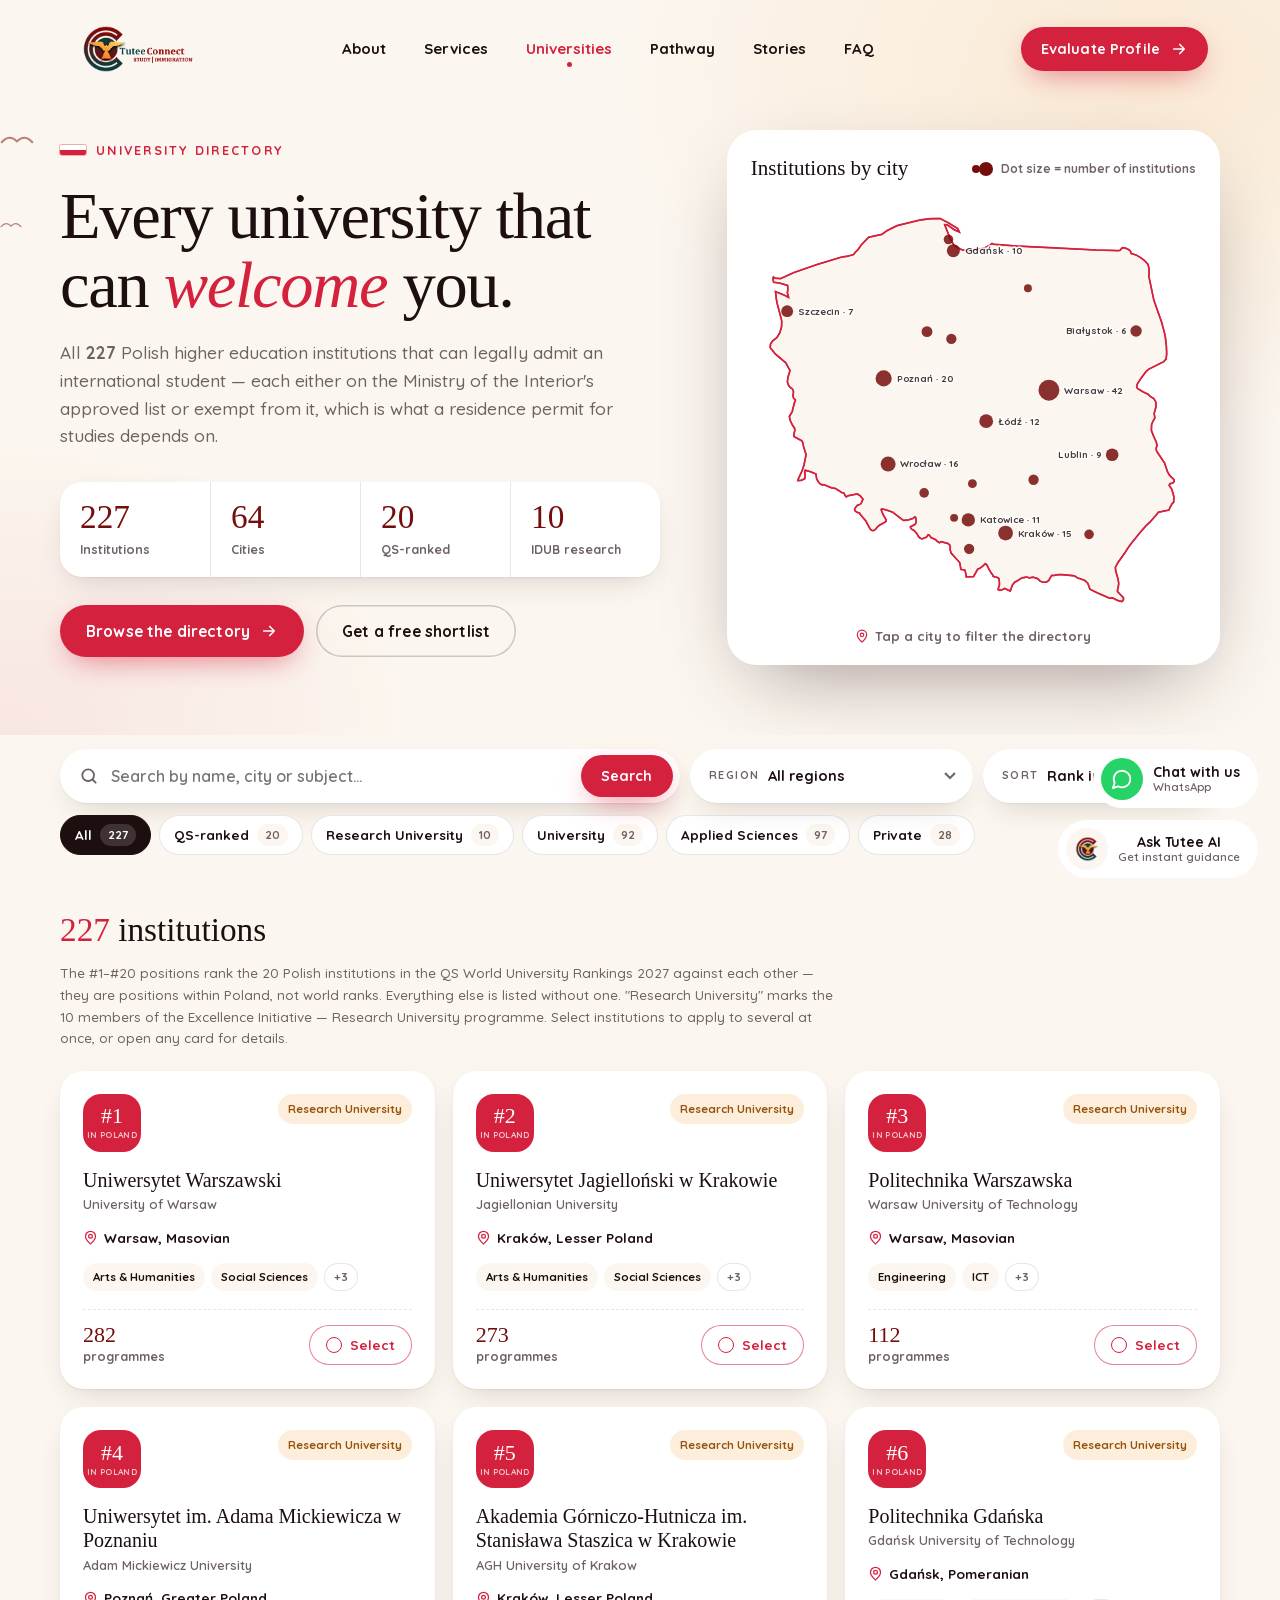
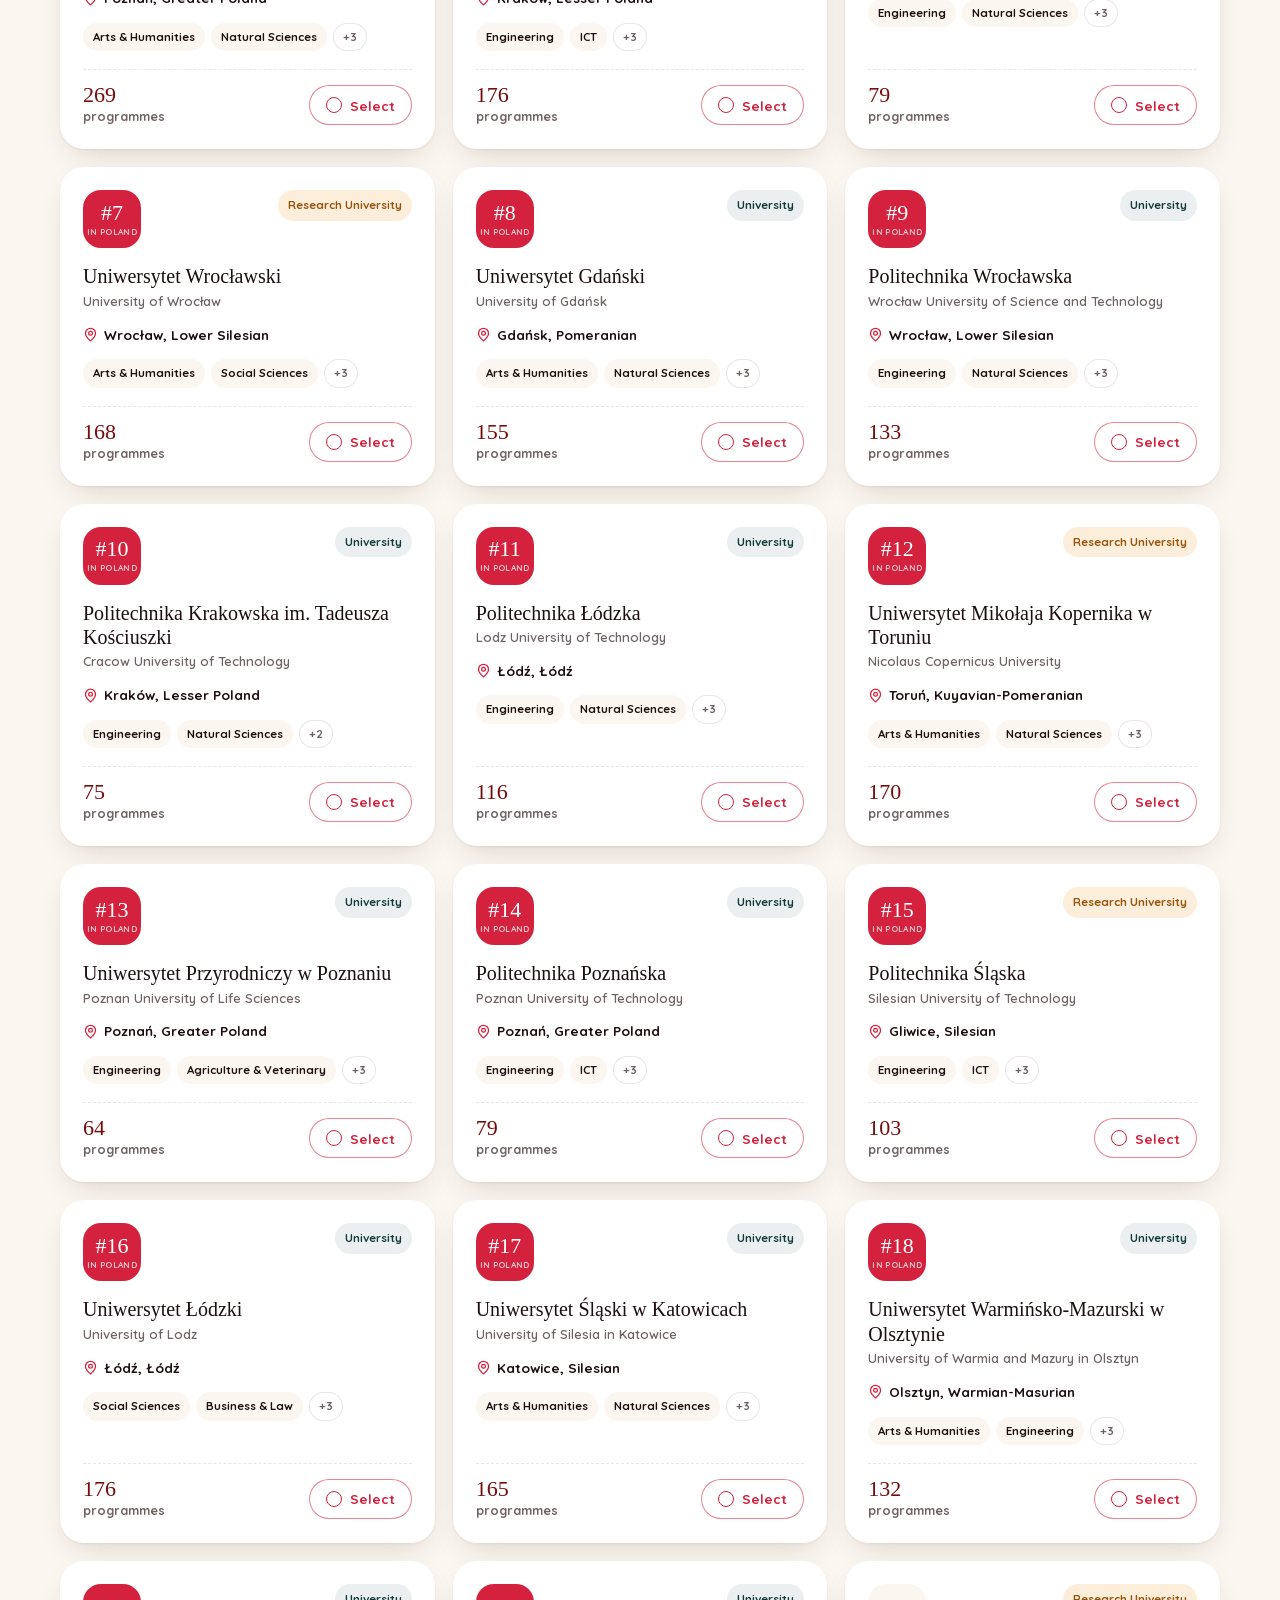
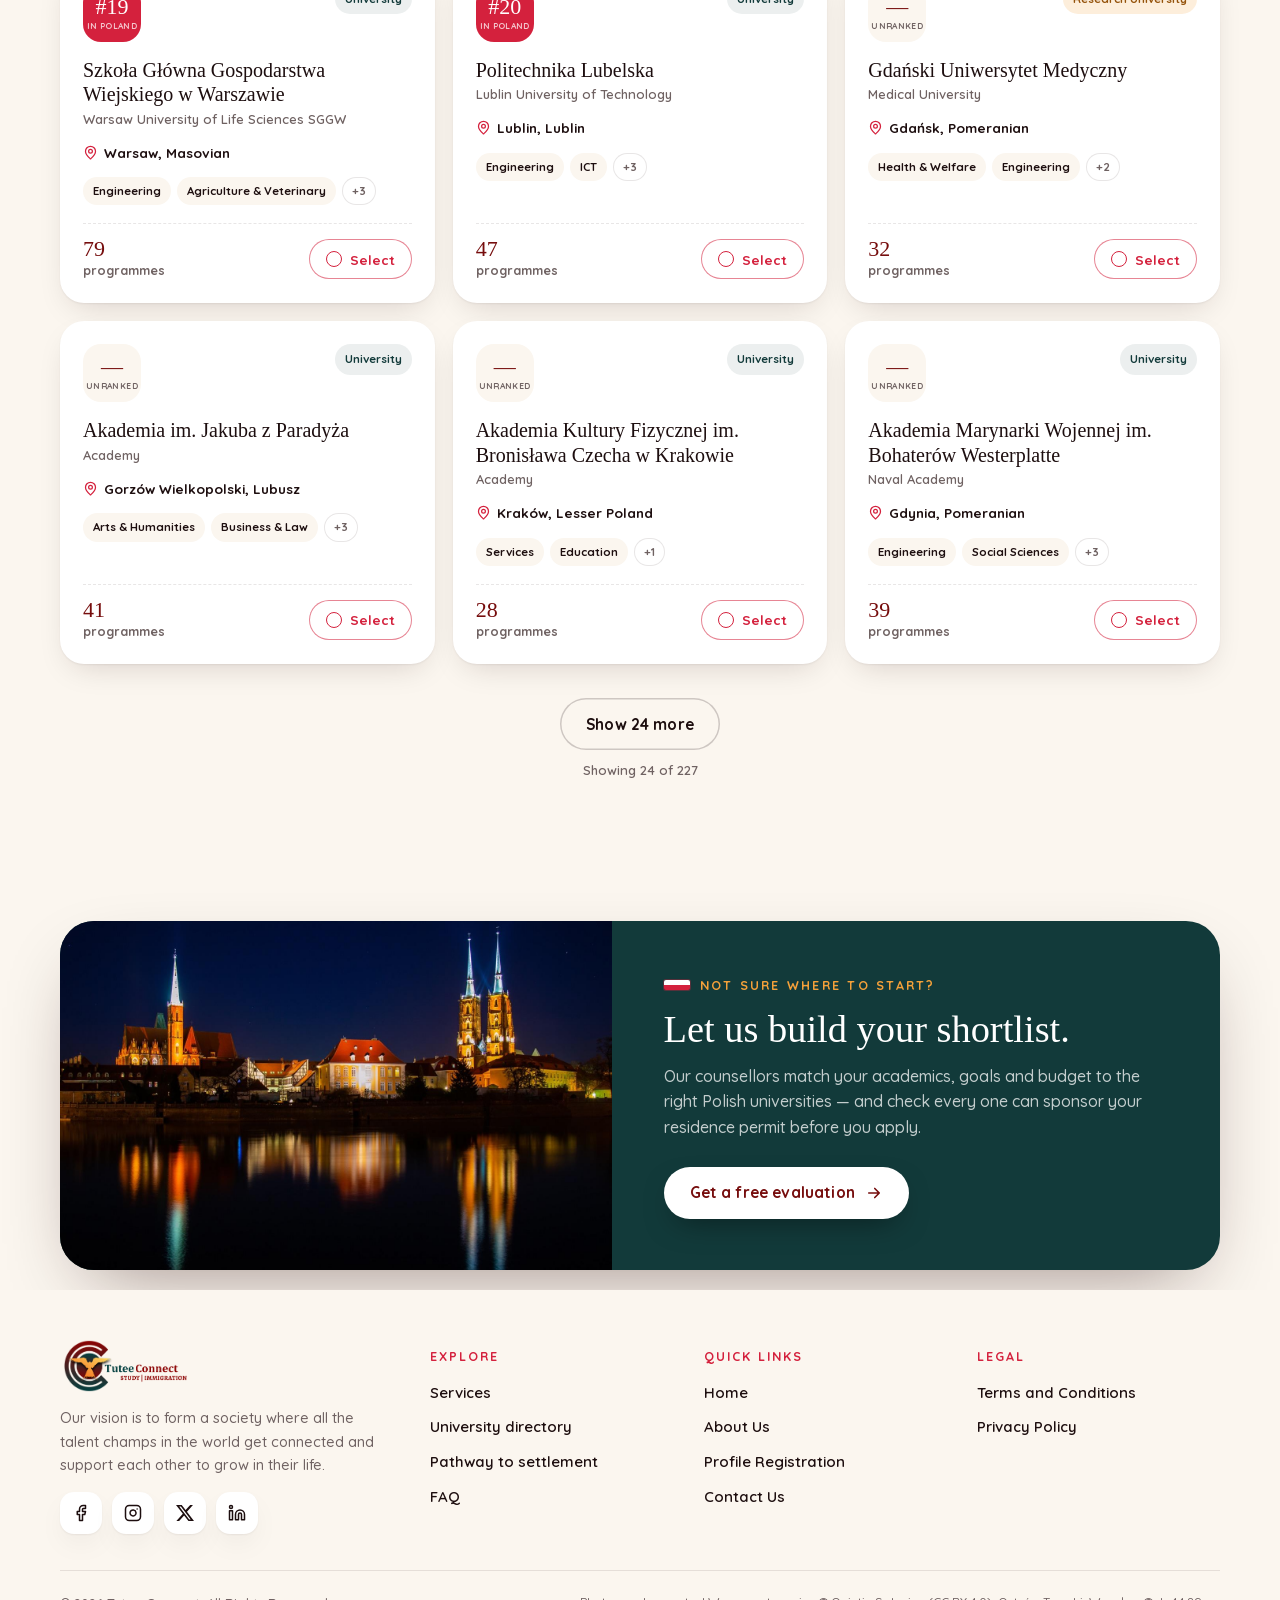
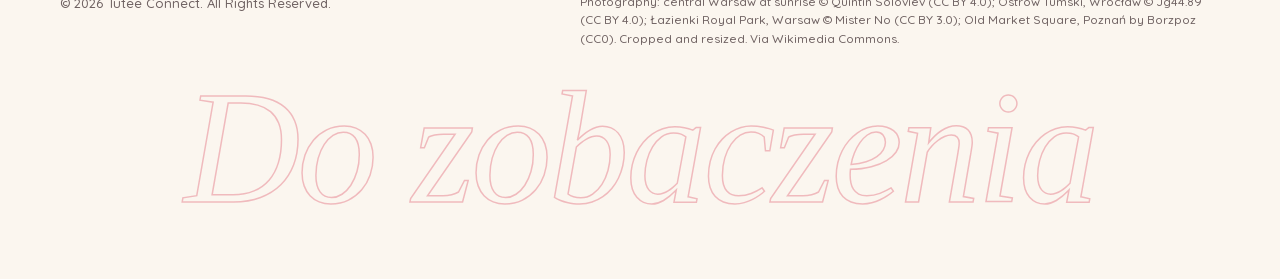
<file: universities.html>
<!DOCTYPE html>
<html lang="en">
<head>
  <meta charset="UTF-8">
  <meta name="viewport" content="width=device-width, initial-scale=1.0, viewport-fit=cover">
  <meta name="color-scheme" content="light">
  <meta name="theme-color" content="#760d0d">
  <title>Polish Universities — Tutee Connect</title>
  <meta name="description" content="Search all 227 Polish higher education institutions that can legally admit an international student — exempt from, or approved under, the Ministry of the Interior's requirement. Shortlist and apply with Tutee Connect.">
  <link rel="icon" href="./assets/img/logo/favicon.ico" sizes="any">
  <link rel="icon" type="image/png" sizes="192x192" href="./assets/img/logo/favicon-192.png">
  <link rel="icon" type="image/png" sizes="32x32" href="./assets/img/logo/favicon-32.png">
  <link rel="apple-touch-icon" href="./assets/img/logo/favicon-180.png">
  <link rel="stylesheet" href="./assets/css/quicksand.css">
  <link rel="stylesheet" href="./assets/css/site.css">
</head>
<body class="unis-page">
<svg width="0" height="0" style="position:absolute" aria-hidden="true">
  <defs>
    <!-- Wycinanki rosette: Polish paper-cut folk ornament -->
    <symbol id="rosette" viewBox="0 0 200 200">
      <g fill="currentColor">
        <g id="r-petal"><path d="M100 4c14 22 14 46 0 62-14-16-14-40 0-62z"/></g>
        <use href="#r-petal" transform="rotate(30 100 100)"/><use href="#r-petal" transform="rotate(60 100 100)"/>
        <use href="#r-petal" transform="rotate(90 100 100)"/><use href="#r-petal" transform="rotate(120 100 100)"/>
        <use href="#r-petal" transform="rotate(150 100 100)"/><use href="#r-petal" transform="rotate(180 100 100)"/>
        <use href="#r-petal" transform="rotate(210 100 100)"/><use href="#r-petal" transform="rotate(240 100 100)"/>
        <use href="#r-petal" transform="rotate(270 100 100)"/><use href="#r-petal" transform="rotate(300 100 100)"/>
        <use href="#r-petal" transform="rotate(330 100 100)"/>
        <g id="r-dot"><circle cx="100" cy="22" r="4" transform="rotate(15 100 100)"/></g>
        <use href="#r-dot" transform="rotate(30 100 100)"/><use href="#r-dot" transform="rotate(60 100 100)"/>
        <use href="#r-dot" transform="rotate(90 100 100)"/><use href="#r-dot" transform="rotate(120 100 100)"/>
        <use href="#r-dot" transform="rotate(150 100 100)"/><use href="#r-dot" transform="rotate(180 100 100)"/>
        <use href="#r-dot" transform="rotate(210 100 100)"/><use href="#r-dot" transform="rotate(240 100 100)"/>
        <use href="#r-dot" transform="rotate(270 100 100)"/><use href="#r-dot" transform="rotate(300 100 100)"/>
        <use href="#r-dot" transform="rotate(330 100 100)"/>
        <path d="M100 70a30 30 0 1 0 .01 0zm0 10a20 20 0 1 1-.01 0z" fill-rule="evenodd"/>
        <g id="r-leaf"><path d="M100 82c5 4 5 10 0 14-5-4-5-10 0-14z"/></g>
        <use href="#r-leaf" transform="rotate(60 100 100)"/><use href="#r-leaf" transform="rotate(120 100 100)"/>
        <use href="#r-leaf" transform="rotate(180 100 100)"/><use href="#r-leaf" transform="rotate(240 100 100)"/>
        <use href="#r-leaf" transform="rotate(300 100 100)"/>
        <circle cx="100" cy="100" r="5"/>
      </g>
    </symbol>
    <symbol id="i-arrow" viewBox="0 0 24 24"><path d="M5 12h14M13 6l6 6-6 6" fill="none" stroke="currentColor" stroke-width="2.2" stroke-linecap="round" stroke-linejoin="round"/></symbol>
    <symbol id="i-left" viewBox="0 0 24 24"><path d="M15 6l-6 6 6 6" fill="none" stroke="currentColor" stroke-width="2.2" stroke-linecap="round" stroke-linejoin="round"/></symbol>
    <symbol id="i-right" viewBox="0 0 24 24"><path d="M9 6l6 6-6 6" fill="none" stroke="currentColor" stroke-width="2.2" stroke-linecap="round" stroke-linejoin="round"/></symbol>
    <symbol id="i-check" viewBox="0 0 24 24"><circle cx="12" cy="12" r="10" fill="currentColor" opacity=".16"/><path d="M7.5 12.5l3 3 6-6.5" fill="none" stroke="currentColor" stroke-width="2.2" stroke-linecap="round" stroke-linejoin="round"/></symbol>
    <symbol id="i-pin" viewBox="0 0 24 24"><path d="M20 10c0 5-5.5 10.2-7.4 11.8a1 1 0 0 1-1.2 0C9.5 20.2 4 15 4 10a8 8 0 0 1 16 0" fill="none" stroke="currentColor" stroke-width="2" stroke-linecap="round" stroke-linejoin="round"/><circle cx="12" cy="10" r="3" fill="none" stroke="currentColor" stroke-width="2"/></symbol>
    <symbol id="i-shield" viewBox="0 0 24 24"><path d="M20 13c0 5-3.5 7.5-7.7 9a1 1 0 0 1-.6 0C7.5 20.5 4 18 4 13V6a1 1 0 0 1 1-1c2 0 4.5-1.2 6.2-2.7a1.2 1.2 0 0 1 1.6 0C14.5 3.8 17 5 19 5a1 1 0 0 1 1 1z" fill="none" stroke="currentColor" stroke-width="2" stroke-linejoin="round"/><path d="M9 12l2 2 4-4" fill="none" stroke="currentColor" stroke-width="2" stroke-linecap="round" stroke-linejoin="round"/></symbol>
    <symbol id="i-cap" viewBox="0 0 24 24"><path d="M21.4 10.9a1 1 0 0 0 0-1.8L12.8 5.2a2 2 0 0 0-1.7 0L2.6 9.1a1 1 0 0 0 0 1.8l8.6 3.9a2 2 0 0 0 1.6 0zM22 10v6M6 12.5V16a6 3 0 0 0 12 0v-3.5" fill="none" stroke="currentColor" stroke-width="2" stroke-linecap="round" stroke-linejoin="round"/></symbol>
    <symbol id="i-brief" viewBox="0 0 24 24"><path d="M16 20V4a2 2 0 0 0-2-2h-4a2 2 0 0 0-2 2v16" fill="none" stroke="currentColor" stroke-width="2" stroke-linecap="round"/><rect x="2" y="6" width="20" height="14" rx="2" fill="none" stroke="currentColor" stroke-width="2"/></symbol>
    <symbol id="i-star" viewBox="0 0 24 24"><path d="M12 2l2.4 7.4H22l-6.2 4.5 2.4 7.4L12 16.8l-6.2 4.5 2.4-7.4L2 9.4h7.6z" fill="currentColor"/></symbol>
    <symbol id="i-phone" viewBox="0 0 24 24"><path d="M22 16.9v3a2 2 0 0 1-2.2 2 19.8 19.8 0 0 1-8.6-3.1 19.5 19.5 0 0 1-6-6A19.8 19.8 0 0 1 2.1 4.2 2 2 0 0 1 4.1 2h3a2 2 0 0 1 2 1.7c.1 1 .4 1.9.7 2.8a2 2 0 0 1-.5 2.1L8 9.9a16 16 0 0 0 6 6l1.3-1.3a2 2 0 0 1 2.1-.4c.9.3 1.8.6 2.8.7a2 2 0 0 1 1.7 2z" fill="none" stroke="currentColor" stroke-width="2" stroke-linejoin="round"/></symbol>
    <symbol id="i-mail" viewBox="0 0 24 24"><rect x="2" y="4" width="20" height="16" rx="2" fill="none" stroke="currentColor" stroke-width="2"/><path d="M22 7l-10 6L2 7" fill="none" stroke="currentColor" stroke-width="2" stroke-linecap="round"/></symbol>
    <symbol id="i-chat" viewBox="0 0 24 24"><path d="M7.9 20A9 9 0 1 0 4 16.1L2 22z" fill="none" stroke="currentColor" stroke-width="2" stroke-linejoin="round"/></symbol>
    <symbol id="i-send" viewBox="0 0 24 24"><path d="M14.5 21.7a.5.5 0 0 0 .9 0L22 2.6a.5.5 0 0 0-.6-.6L2.3 8.6a.5.5 0 0 0 0 .9l8 3.2a2 2 0 0 1 1.1 1.1zM21.9 2.1 10.9 13" fill="none" stroke="currentColor" stroke-width="2" stroke-linecap="round" stroke-linejoin="round"/></symbol>
    <symbol id="i-x" viewBox="0 0 24 24"><path d="M18 6 6 18M6 6l12 12" fill="none" stroke="currentColor" stroke-width="2.2" stroke-linecap="round"/></symbol>
    <symbol id="i-reset" viewBox="0 0 24 24"><path d="M3 12a9 9 0 1 0 3-6.7L3 8M3 3v5h5" fill="none" stroke="currentColor" stroke-width="2" stroke-linecap="round" stroke-linejoin="round"/></symbol>
    <symbol id="i-search" viewBox="0 0 24 24"><circle cx="11" cy="11" r="7" fill="none" stroke="currentColor" stroke-width="2.2"/><path d="m20 20-3.5-3.5" stroke="currentColor" stroke-width="2.2" stroke-linecap="round"/></symbol>
    <symbol id="i-plane" viewBox="0 0 24 24"><path d="M17.8 19.2 16 11l3.5-3.5C21 6 21.5 4 21 3c-1-.5-3 0-4.5 1.5L13 8 4.8 6.2c-.5-.1-.9.1-1.1.5l-.3.5c-.2.5-.1 1 .3 1.3L9 12l-2 3H4l-1 1 3 2 2 3 1-1v-3l3-2 3.5 5.3c.3.4.8.5 1.3.3l.5-.2c.4-.3.6-.7.5-1.2z" fill="currentColor"/></symbol>
    <symbol id="i-users" viewBox="0 0 24 24"><path d="M16 21v-2a4 4 0 0 0-4-4H6a4 4 0 0 0-4 4v2M22 21v-2a4 4 0 0 0-3-3.9M16 3.1a4 4 0 0 1 0 7.8" fill="none" stroke="currentColor" stroke-width="2" stroke-linecap="round"/><circle cx="9" cy="7" r="4" fill="none" stroke="currentColor" stroke-width="2"/></symbol>
    <symbol id="i-building" viewBox="0 0 24 24"><path d="M6 22V4a2 2 0 0 1 2-2h8a2 2 0 0 1 2 2v18zM6 12H4a2 2 0 0 0-2 2v6a2 2 0 0 0 2 2h2M18 9h2a2 2 0 0 1 2 2v9a2 2 0 0 1-2 2h-2M10 6h4M10 10h4M10 14h4M10 18h4" fill="none" stroke="currentColor" stroke-width="2" stroke-linecap="round" stroke-linejoin="round"/></symbol>
    <symbol id="i-fb" viewBox="0 0 24 24"><path d="M18 2h-3a5 5 0 0 0-5 5v3H7v4h3v8h4v-8h3l1-4h-4V7a1 1 0 0 1 1-1h3z" fill="none" stroke="currentColor" stroke-width="2" stroke-linejoin="round"/></symbol>
    <symbol id="i-ig" viewBox="0 0 24 24"><rect x="2" y="2" width="20" height="20" rx="5" fill="none" stroke="currentColor" stroke-width="2"/><path d="M16 11.4A4 4 0 1 1 12.6 8 4 4 0 0 1 16 11.4zM17.5 6.5h.01" fill="none" stroke="currentColor" stroke-width="2" stroke-linecap="round"/></symbol>
    <symbol id="i-xlogo" viewBox="0 0 24 24"><path d="M18.9 1.2h3.7l-8 9.2L24 22.8h-7.4l-5.8-7.6-6.6 7.6H.5l8.6-9.8L0 1.2h7.6l5.2 6.9zm-1.3 19.5h2L6.5 3.2H4.3z" fill="currentColor"/></symbol>
    <symbol id="i-in" viewBox="0 0 24 24"><path d="M16 8a6 6 0 0 1 6 6v7h-4v-7a2 2 0 0 0-4 0v7h-4v-7a6 6 0 0 1 6-6zM2 9h4v12H2z" fill="none" stroke="currentColor" stroke-width="2" stroke-linejoin="round"/><circle cx="4" cy="4" r="2" fill="none" stroke="currentColor" stroke-width="2"/></symbol>
    <symbol id="i-spark" viewBox="0 0 24 24"><path d="M12 2l1.8 6.2L20 10l-6.2 1.8L12 18l-1.8-6.2L4 10l6.2-1.8z" fill="currentColor"/></symbol>
  </defs>
</svg>


<header class="site-header" data-header>
  <div class="wrap">
    <div class="bar">
      <a class="brand" href="./index.html" data-scroll-top aria-label="Tutee Connect home"><img src="./assets/img/logo/logo.png" alt="Tutee Connect — Study | Immigration" width="196" height="76"></a>
      <nav class="nav" aria-label="Primary">
        <a href="https://tuteeconnect.com/about.html" target="_blank" rel="noopener noreferrer">About</a>
        <a href="./index.html#services" data-scroll-to="services">Services</a>
        <a href="./universities.html" data-nav="universities">Universities</a>
        <a href="./index.html#journey" data-scroll-to="journey">Pathway</a>
        <a href="./index.html#testimonials" data-scroll-to="testimonials">Stories</a>
        <a href="./index.html#faq" data-scroll-to="faq">FAQ</a>
      </nav>
      <div class="header-cta">
        <a class="btn sm" href="./index.html#contact" data-scroll-to="contact">Evaluate Profile <svg class="arrow" width="18" height="18"><use href="#i-arrow"/></svg></a>
        <button class="menu-btn" type="button" data-menu-toggle aria-label="Open menu" aria-expanded="false"><span></span></button>
      </div>
    </div>
  </div>
</header>

<div class="mobile-menu" data-mobile-menu aria-hidden="true">
  <svg class="folk-bg" viewBox="0 0 200 200"><use href="#rosette"/></svg>
  <a href="https://tuteeconnect.com/about.html" target="_blank" rel="noopener noreferrer" style="transition-delay:.15s"><span class="num">01</span>About</a>
  <a href="./index.html#services" data-scroll-to="services" style="transition-delay:.2s"><span class="num">02</span>Services</a>
  <a href="./universities.html" style="transition-delay:.25s"><span class="num">03</span>Universities</a>
  <a href="./index.html#journey" data-scroll-to="journey" style="transition-delay:.3s"><span class="num">04</span>Pathway</a>
  <a href="./index.html#testimonials" data-scroll-to="testimonials" style="transition-delay:.35s"><span class="num">05</span>Stories</a>
  <a href="./index.html#faq" data-scroll-to="faq" style="transition-delay:.4s"><span class="num">06</span>FAQ</a>
  <a class="btn light" href="./index.html#contact" data-scroll-to="contact">Evaluate Profile <svg class="arrow" width="18" height="18"><use href="#i-arrow"/></svg></a>
</div>


<main>
<section class="u-hero" data-rail-label="Directory">
  <div class="birds" aria-hidden="true">
    <div class="bird" style="top:18%;animation-duration:30s;animation-delay:-8s"><svg viewBox="0 0 40 20"><path d="M2 12 Q11 2 20 11 Q29 2 38 12" fill="none" stroke="currentColor" stroke-width="2.4" stroke-linecap="round"/></svg></div>
    <div class="bird" style="top:30%;width:22px;animation-duration:36s;animation-delay:-20s"><svg viewBox="0 0 40 20"><path d="M2 12 Q11 2 20 11 Q29 2 38 12" fill="none" stroke="currentColor" stroke-width="2.4" stroke-linecap="round"/></svg></div>
  </div>
  <div class="wrap u-hero-grid">
    <div class="u-hero-copy">
      <span class="eyebrow" data-hero style="--d:.1s">University directory</span>
      <h1 class="display" data-hero style="--d:.2s">Every university that can <em>welcome</em> you.</h1>
      <p class="lede" data-hero style="--d:.3s">All <b>227</b> Polish higher education institutions that can legally admit an international student — each either on the Ministry of the Interior's approved list or exempt from it, which is what a residence permit for studies depends on.</p>
      <div class="u-stats" data-hero style="--d:.4s">
        <div><b data-count="227">0</b><span>Institutions</span></div>
        <div><b data-count="64">0</b><span>Cities</span></div>
        <div><b data-count="20">0</b><span>QS-ranked</span></div>
        <div><b data-count="10">0</b><span>IDUB research</span></div>
      </div>
      <div class="u-hero-cta" data-hero style="--d:.5s">
        <a class="btn" href="#directory" data-jump-directory>Browse the directory <svg class="arrow" width="18" height="18"><use href="#i-arrow"/></svg></a>
        <a class="btn ghost" href="./index.html#contact">Get a free shortlist</a>
      </div>
    </div>
    <div class="u-map-card" data-hero style="--d:.3s">
      <div class="u-map-head"><b>Institutions by city</b><span><i class="dot-key"></i>Dot size = number of institutions</span></div>
      <div class="u-map">
        <div class="pl-map in">
          <svg viewBox="-20 -20 640 610" role="group" aria-label="Map of Poland — choose a city to filter the directory">
            <path class="land" d="M559.4,329.6 L562.5,336.1 L563.8,341.2 L562.5,345.2 L562.9,349.2 L565.7,353.5 L574.5,366.6 L578.8,379.3 L581.6,384.2 L588.0,390.6 L588.6,393.3 L586.0,395.7 L583.9,396.0 L582.2,396.6 L581.2,398.9 L582.8,401.3 L585.1,404.8 L587.9,414.9 L587.7,423.0 L585.5,425.1 L582.7,430.0 L580.8,434.4 L565.6,437.5 L562.0,442.3 L553.7,451.5 L548.0,456.8 L539.6,466.4 L526.3,482.8 L521.4,489.7 L517.8,495.4 L507.1,510.5 L503.8,516.9 L504.4,522.1 L507.9,534.4 L508.6,540.0 L508.0,545.1 L506.8,549.7 L507.0,551.7 L510.2,555.0 L515.3,560.2 L515.6,562.0 L514.8,564.3 L513.1,566.0 L506.8,564.2 L499.7,560.6 L497.3,561.1 L493.5,560.2 L477.7,553.4 L467.1,548.1 L466.1,544.6 L464.1,539.6 L459.5,535.4 L449.2,531.8 L445.0,528.9 L428.1,527.3 L420.8,527.3 L415.6,528.5 L412.3,528.3 L407.8,535.8 L404.6,537.9 L400.0,538.1 L396.0,536.8 L391.9,532.9 L385.3,530.9 L380.6,531.8 L377.1,531.0 L374.1,530.8 L373.0,531.6 L370.6,531.5 L367.1,533.3 L363.2,536.0 L359.0,538.0 L355.7,542.3 L352.8,550.8 L344.6,547.0 L341.8,548.6 L337.9,549.7 L335.3,548.6 L335.9,545.7 L337.1,542.4 L337.1,537.8 L336.3,532.7 L333.7,531.1 L329.9,530.4 L327.9,529.4 L327.7,527.8 L325.8,525.6 L322.4,520.1 L319.2,513.4 L316.9,511.4 L313.7,514.6 L308.8,518.2 L305.8,519.5 L299.9,530.1 L289.4,530.4 L288.7,525.5 L287.6,520.8 L281.5,519.6 L281.3,516.8 L280.0,509.8 L267.6,496.2 L266.1,490.5 L266.6,488.3 L265.7,484.7 L263.1,482.5 L253.3,479.9 L250.8,481.4 L248.5,479.9 L244.9,476.6 L238.8,473.9 L238.1,472.6 L235.9,470.2 L234.6,469.9 L233.8,471.3 L232.0,473.4 L225.7,475.9 L223.2,474.8 L220.9,472.6 L218.2,467.9 L214.4,463.7 L211.3,462.2 L209.5,460.1 L209.1,458.4 L216.1,454.9 L217.6,451.4 L216.7,445.0 L215.6,444.2 L212.9,446.4 L207.0,448.3 L201.7,449.1 L198.9,449.1 L183.6,437.4 L173.6,433.9 L167.8,432.8 L167.1,434.0 L169.8,440.6 L174.4,448.7 L174.1,450.8 L168.7,454.1 L165.5,455.6 L161.9,458.4 L158.8,462.3 L156.1,464.0 L153.7,463.6 L151.3,461.7 L144.9,449.8 L136.9,440.6 L136.0,438.5 L133.5,438.1 L130.0,436.0 L128.8,433.2 L130.5,430.2 L133.0,427.5 L137.3,425.9 L138.6,424.3 L139.4,422.0 L141.0,419.0 L140.5,417.9 L137.5,414.4 L132.9,411.2 L120.4,413.6 L116.9,415.4 L115.0,413.1 L113.5,409.8 L110.3,409.2 L106.0,406.2 L100.8,403.2 L95.8,402.4 L85.3,398.1 L81.3,397.9 L78.9,396.4 L76.5,393.2 L74.4,389.7 L73.3,382.5 L65.6,379.3 L57.9,377.2 L57.4,378.3 L57.7,385.5 L57.3,389.3 L52.2,391.7 L47.2,391.9 L47.5,390.7 L53.5,377.8 L56.2,369.6 L59.2,354.7 L55.5,342.9 L54.5,337.4 L52.8,334.7 L42.2,329.0 L41.4,327.0 L43.1,319.2 L42.3,316.0 L39.7,312.5 L36.4,305.6 L35.1,299.8 L39.3,292.9 L40.4,287.9 L42.2,281.0 L43.6,277.2 L43.9,276.2 L41.1,273.5 L40.4,269.7 L41.1,264.3 L39.6,260.3 L35.9,257.6 L33.5,254.2 L32.3,249.9 L33.2,243.1 L36.1,233.9 L30.0,222.8 L14.8,209.8 L7.5,200.8 L8.1,195.6 L11.3,190.9 L17.1,186.7 L21.5,179.3 L24.0,170.4 L24.0,168.7 L24.2,162.4 L17.4,136.6 L16.3,130.1 L15.5,122.3 L15.1,120.2 L28.4,125.7 L34.0,128.7 L33.3,125.3 L32.2,122.3 L32.9,117.9 L32.6,111.3 L20.5,108.0 L12.5,106.8 L11.6,102.3 L12.3,99.3 L14.6,101.0 L22.4,101.7 L41.7,92.9 L75.1,81.3 L110.7,70.5 L119.0,69.4 L127.4,67.1 L130.5,63.1 L133.5,60.4 L138.4,53.2 L149.1,42.2 L168.1,38.1 L175.2,32.9 L190.0,25.5 L223.8,17.3 L238.0,15.5 L251.8,15.2 L264.2,21.7 L277.2,29.8 L279.6,34.6 L272.5,31.6 L262.2,24.4 L258.4,24.1 L267.2,46.0 L272.0,53.8 L281.7,59.6 L289.8,61.6 L314.9,58.0 L323.8,53.4 L326.4,51.1 L328.7,52.3 L345.1,53.5 L361.6,54.8 L388.2,56.1 L415.9,57.5 L444.6,58.9 L475.8,60.5 L508.6,61.4 L510.6,60.8 L513.9,57.1 L518.0,57.6 L522.8,59.9 L525.1,61.6 L526.0,63.5 L526.6,65.8 L529.3,66.2 L534.1,67.9 L540.6,71.8 L545.7,75.6 L550.6,81.0 L552.2,87.1 L552.3,94.0 L552.0,98.5 L552.4,100.3 L559.1,132.5 L570.1,163.6 L574.2,178.6 L575.8,186.6 L577.1,198.3 L577.5,206.4 L577.5,211.0 L576.7,217.3 L573.4,221.0 L552.1,231.7 L548.1,235.1 L541.8,243.4 L536.1,251.9 L534.7,254.9 L534.4,256.8 L535.6,259.6 L543.2,264.2 L550.9,267.9 L553.4,270.6 L559.0,274.2 L561.1,277.3 L562.2,280.1 L562.1,286.5 L559.6,295.3 L560.6,302.0 L558.0,306.4 L555.9,311.4 L555.6,320.0 L559.4,329.6Z"/>
            <path class="land-draw" d="M559.4,329.6 L562.5,336.1 L563.8,341.2 L562.5,345.2 L562.9,349.2 L565.7,353.5 L574.5,366.6 L578.8,379.3 L581.6,384.2 L588.0,390.6 L588.6,393.3 L586.0,395.7 L583.9,396.0 L582.2,396.6 L581.2,398.9 L582.8,401.3 L585.1,404.8 L587.9,414.9 L587.7,423.0 L585.5,425.1 L582.7,430.0 L580.8,434.4 L565.6,437.5 L562.0,442.3 L553.7,451.5 L548.0,456.8 L539.6,466.4 L526.3,482.8 L521.4,489.7 L517.8,495.4 L507.1,510.5 L503.8,516.9 L504.4,522.1 L507.9,534.4 L508.6,540.0 L508.0,545.1 L506.8,549.7 L507.0,551.7 L510.2,555.0 L515.3,560.2 L515.6,562.0 L514.8,564.3 L513.1,566.0 L506.8,564.2 L499.7,560.6 L497.3,561.1 L493.5,560.2 L477.7,553.4 L467.1,548.1 L466.1,544.6 L464.1,539.6 L459.5,535.4 L449.2,531.8 L445.0,528.9 L428.1,527.3 L420.8,527.3 L415.6,528.5 L412.3,528.3 L407.8,535.8 L404.6,537.9 L400.0,538.1 L396.0,536.8 L391.9,532.9 L385.3,530.9 L380.6,531.8 L377.1,531.0 L374.1,530.8 L373.0,531.6 L370.6,531.5 L367.1,533.3 L363.2,536.0 L359.0,538.0 L355.7,542.3 L352.8,550.8 L344.6,547.0 L341.8,548.6 L337.9,549.7 L335.3,548.6 L335.9,545.7 L337.1,542.4 L337.1,537.8 L336.3,532.7 L333.7,531.1 L329.9,530.4 L327.9,529.4 L327.7,527.8 L325.8,525.6 L322.4,520.1 L319.2,513.4 L316.9,511.4 L313.7,514.6 L308.8,518.2 L305.8,519.5 L299.9,530.1 L289.4,530.4 L288.7,525.5 L287.6,520.8 L281.5,519.6 L281.3,516.8 L280.0,509.8 L267.6,496.2 L266.1,490.5 L266.6,488.3 L265.7,484.7 L263.1,482.5 L253.3,479.9 L250.8,481.4 L248.5,479.9 L244.9,476.6 L238.8,473.9 L238.1,472.6 L235.9,470.2 L234.6,469.9 L233.8,471.3 L232.0,473.4 L225.7,475.9 L223.2,474.8 L220.9,472.6 L218.2,467.9 L214.4,463.7 L211.3,462.2 L209.5,460.1 L209.1,458.4 L216.1,454.9 L217.6,451.4 L216.7,445.0 L215.6,444.2 L212.9,446.4 L207.0,448.3 L201.7,449.1 L198.9,449.1 L183.6,437.4 L173.6,433.9 L167.8,432.8 L167.1,434.0 L169.8,440.6 L174.4,448.7 L174.1,450.8 L168.7,454.1 L165.5,455.6 L161.9,458.4 L158.8,462.3 L156.1,464.0 L153.7,463.6 L151.3,461.7 L144.9,449.8 L136.9,440.6 L136.0,438.5 L133.5,438.1 L130.0,436.0 L128.8,433.2 L130.5,430.2 L133.0,427.5 L137.3,425.9 L138.6,424.3 L139.4,422.0 L141.0,419.0 L140.5,417.9 L137.5,414.4 L132.9,411.2 L120.4,413.6 L116.9,415.4 L115.0,413.1 L113.5,409.8 L110.3,409.2 L106.0,406.2 L100.8,403.2 L95.8,402.4 L85.3,398.1 L81.3,397.9 L78.9,396.4 L76.5,393.2 L74.4,389.7 L73.3,382.5 L65.6,379.3 L57.9,377.2 L57.4,378.3 L57.7,385.5 L57.3,389.3 L52.2,391.7 L47.2,391.9 L47.5,390.7 L53.5,377.8 L56.2,369.6 L59.2,354.7 L55.5,342.9 L54.5,337.4 L52.8,334.7 L42.2,329.0 L41.4,327.0 L43.1,319.2 L42.3,316.0 L39.7,312.5 L36.4,305.6 L35.1,299.8 L39.3,292.9 L40.4,287.9 L42.2,281.0 L43.6,277.2 L43.9,276.2 L41.1,273.5 L40.4,269.7 L41.1,264.3 L39.6,260.3 L35.9,257.6 L33.5,254.2 L32.3,249.9 L33.2,243.1 L36.1,233.9 L30.0,222.8 L14.8,209.8 L7.5,200.8 L8.1,195.6 L11.3,190.9 L17.1,186.7 L21.5,179.3 L24.0,170.4 L24.0,168.7 L24.2,162.4 L17.4,136.6 L16.3,130.1 L15.5,122.3 L15.1,120.2 L28.4,125.7 L34.0,128.7 L33.3,125.3 L32.2,122.3 L32.9,117.9 L32.6,111.3 L20.5,108.0 L12.5,106.8 L11.6,102.3 L12.3,99.3 L14.6,101.0 L22.4,101.7 L41.7,92.9 L75.1,81.3 L110.7,70.5 L119.0,69.4 L127.4,67.1 L130.5,63.1 L133.5,60.4 L138.4,53.2 L149.1,42.2 L168.1,38.1 L175.2,32.9 L190.0,25.5 L223.8,17.3 L238.0,15.5 L251.8,15.2 L264.2,21.7 L277.2,29.8 L279.6,34.6 L272.5,31.6 L262.2,24.4 L258.4,24.1 L267.2,46.0 L272.0,53.8 L281.7,59.6 L289.8,61.6 L314.9,58.0 L323.8,53.4 L326.4,51.1 L328.7,52.3 L345.1,53.5 L361.6,54.8 L388.2,56.1 L415.9,57.5 L444.6,58.9 L475.8,60.5 L508.6,61.4 L510.6,60.8 L513.9,57.1 L518.0,57.6 L522.8,59.9 L525.1,61.6 L526.0,63.5 L526.6,65.8 L529.3,66.2 L534.1,67.9 L540.6,71.8 L545.7,75.6 L550.6,81.0 L552.2,87.1 L552.3,94.0 L552.0,98.5 L552.4,100.3 L559.1,132.5 L570.1,163.6 L574.2,178.6 L575.8,186.6 L577.1,198.3 L577.5,206.4 L577.5,211.0 L576.7,217.3 L573.4,221.0 L552.1,231.7 L548.1,235.1 L541.8,243.4 L536.1,251.9 L534.7,254.9 L534.4,256.8 L535.6,259.6 L543.2,264.2 L550.9,267.9 L553.4,270.6 L559.0,274.2 L561.1,277.3 L562.2,280.1 L562.1,286.5 L559.6,295.3 L560.6,302.0 L558.0,306.4 L555.9,311.4 L555.6,320.0 L559.4,329.6Z"/>
            <g data-umap-cities></g>
          </svg>
        </div>
      </div>
      <p class="u-map-hint"><svg width="14" height="14"><use href="#i-pin"/></svg>Tap a city to filter the directory</p>
    </div>
  </div>
</section>

<div class="dir-shell" id="directory">
  <div class="u-tools" data-u-tools>
    <div class="wrap">
      <div class="tools-row">
        <div class="searchbar">
          <svg width="20" height="20"><use href="#i-search"/></svg>
          <input type="search" data-uni-search placeholder="Search by name, city or subject…" aria-label="Search institutions" autocomplete="off">
          <button type="button" class="clear hidden" data-uni-clear>Clear</button>
          <button type="button" class="btn sm" data-uni-show-results>Search</button>
        </div>
        <label class="select-pill"><span>Region</span><select data-region-filter aria-label="Filter by region"><option value="">All regions</option></select></label>
        <label class="select-pill"><span>Sort</span><select data-uni-sort aria-label="Sort institutions">
          <option value="rank">Rank in Poland</option>
          <option value="name">Name A–Z</option>
          <option value="programmes">Most programmes</option>
        </select></label>
      </div>
      <div class="filters" role="toolbar" aria-label="Filter by type">
        <button type="button" class="pill on" data-type-filter="">All <i data-type-count=""></i></button>
        <button type="button" class="pill" data-type-filter="ranked">QS-ranked <i data-type-count="ranked"></i></button>
        <button type="button" class="pill" data-type-filter="Research University">Research University <i data-type-count="Research University"></i></button>
        <button type="button" class="pill" data-type-filter="University">University <i data-type-count="University"></i></button>
        <button type="button" class="pill" data-type-filter="University of Applied Sciences">Applied Sciences <i data-type-count="University of Applied Sciences"></i></button>
        <button type="button" class="pill" data-type-filter="Private University">Private <i data-type-count="Private University"></i></button>
      </div>
    </div>
  </div>

  <section class="wrap dir-body">
    <div class="dir-meta">
      <div>
        <h2><b data-uni-count-n>227</b> <span data-uni-count-noun>institutions</span> <span data-uni-count-scope></span></h2>
        <p class="dir-note">The #1–#20 positions rank the 20 Polish institutions in the QS World University Rankings 2027 against each other — they are positions within Poland, not world ranks. Everything else is listed without one. "Research University" marks the 10 members of the Excellence Initiative — Research University programme. Select institutions to apply to several at once, or open any card for details.</p>
      </div>
    </div>
    <div data-uni-results>
      <div class="u-grid" data-uni-grid></div>
      <div class="more-wrap" data-uni-more-wrap><button type="button" class="btn ghost" data-uni-more>Show more universities</button><p class="more-note" data-uni-shown></p></div>
    </div>
    <div class="empty hidden" data-uni-empty>
      <svg viewBox="0 0 200 200" width="90" height="90" style="margin:auto;color:var(--red);opacity:.3" aria-hidden="true"><use href="#rosette"/></svg>
      <h3>No institutions found</h3>
      <p>Try a different spelling, a city name, or clear the filters.</p>
    </div>
  </section>
</div>

<section class="wrap u-cta-wrap">
  <div class="family u-cta" data-reveal>
    <div class="img"><img src="./assets/img/photos/poland-city.jpg" alt="Ostrów Tumski in Wrocław at night" loading="lazy" decoding="async"></div>
    <div class="copy">
      <span class="eyebrow on-dark">Not sure where to start?</span>
      <h3>Let us build your shortlist.</h3>
      <p>Our counsellors match your academics, goals and budget to the right Polish universities — and check every one can sponsor your residence permit before you apply.</p>
      <div style="margin-top:26px"><a class="btn light" href="./index.html#contact">Get a free evaluation <svg class="arrow" width="18" height="18"><use href="#i-arrow"/></svg></a></div>
    </div>
  </div>
</section>
</main>

<div class="tray" data-uni-bar data-sl-tray data-sl-one="Institution selected" data-sl-many="Institutions selected">
  <span class="c" data-sl-tray-count aria-hidden="true">0</span>
  <span class="tray-label" data-sl-tray-label aria-live="polite">Institutions selected</span>
  <button type="button" class="btn sm" data-uni-proceed>Continue to free counselling <svg class="arrow" width="16" height="16"><use href="#i-arrow"/></svg></button>
</div>

<footer class="footer">
  <div class="wrap">
    <div class="footer-top">
      <div>
        <a class="brand" href="./index.html" data-scroll-top aria-label="Back to top"><img src="./assets/img/logo/logo.png" alt="Tutee Connect" width="196" height="76" loading="lazy" decoding="async"></a>
        <p>Our vision is to form a society where all the talent champs in the world get connected and support each other to grow in their life.</p>
        <div class="socials">
          <a href="https://www.facebook.com/tuteeconnect" target="_blank" rel="noopener noreferrer" aria-label="Facebook"><svg><use href="#i-fb"/></svg></a>
          <a href="https://www.instagram.com/tuteeconnect/" target="_blank" rel="noopener noreferrer" aria-label="Instagram"><svg><use href="#i-ig"/></svg></a>
          <a href="https://x.com/tuteeconnect" target="_blank" rel="noopener noreferrer" aria-label="X"><svg><use href="#i-xlogo"/></svg></a>
          <a href="https://www.linkedin.com/company/tutee-connect/" target="_blank" rel="noopener noreferrer" aria-label="LinkedIn"><svg><use href="#i-in"/></svg></a>
        </div>
      </div>
      <div>
        <h5>Explore</h5>
        <ul>
          <li><a href="./index.html#services" data-scroll-to="services">Services</a></li>
          <li><a href="./universities.html">University directory</a></li>
          <li><a href="./index.html#journey" data-scroll-to="journey">Pathway to settlement</a></li>
          <li><a href="./index.html#faq" data-scroll-to="faq">FAQ</a></li>
        </ul>
      </div>
      <div>
        <h5>Quick links</h5>
        <ul>
          <li><a href="https://tuteeconnect.com/" target="_blank" rel="noopener noreferrer">Home</a></li>
          <li><a href="https://tuteeconnect.com/about.html" target="_blank" rel="noopener noreferrer">About Us</a></li>
          <li><a href="https://tuteeconnect.com/profile-registration.html" target="_blank" rel="noopener noreferrer">Profile Registration</a></li>
          <li><a href="https://tuteeconnect.com/contact.html" target="_blank" rel="noopener noreferrer">Contact Us</a></li>
        </ul>
      </div>
      <div>
        <h5>Legal</h5>
        <ul>
          <li><a href="https://tuteeconnect.com/terms-and-conditions.html" target="_blank" rel="noopener noreferrer">Terms and Conditions</a></li>
          <li><a href="https://tuteeconnect.com/privacy-policy.html" target="_blank" rel="noopener noreferrer">Privacy Policy</a></li>
        </ul>
      </div>
    </div>
    <div class="footer-bottom">
      <span>© 2026 Tutee Connect. All Rights Reserved.</span>
      <span class="credit" data-photo-credit>Photography: central Warsaw at sunrise © Quintin Soloviev (CC BY 4.0); Ostrów Tumski, Wrocław © Jg44.89 (CC BY 4.0); Łazienki Royal Park, Warsaw © Mister No (CC BY 3.0); Old Market Square, Poznań by Borzpoz (CC0). Cropped and resized. Via Wikimedia Commons.</span>
    </div>
    <div class="big-word" aria-hidden="true" data-glow-word data-text="Do zobaczenia">Do zobaczenia</div>
  </div>
</footer>

<div class="fab-wrap">
  <a class="fab wa" href="https://wa.me/917358364959" target="_blank" rel="noopener noreferrer" aria-label="Chat with us on WhatsApp">
    <span class="ico"><svg width="22" height="22"><use href="#i-chat"/></svg></span>
    <span class="txt">Chat with us<small>WhatsApp</small></span>
  </a>
  <button class="fab ai" type="button" data-chat-open aria-label="Ask Tutee AI">
    <span class="ico"><img src="./assets/img/logo/icon-128.png" alt=""></span>
    <span class="txt">Ask Tutee AI<small>Get instant guidance</small></span>
  </button>
</div>

<section class="chat" data-chat-panel aria-label="Tutee AI counsellor" role="dialog">
  <div class="chat-head">
    <div class="av"><img src="./assets/img/logo/icon-128.png" alt=""></div>
    <div><b>Tutee AI</b><small>Expert counsellor · Online</small></div>
    <div class="tools">
      <button type="button" data-chat-reset aria-label="Restart conversation"><svg width="16" height="16"><use href="#i-reset"/></svg></button>
      <button type="button" data-chat-close aria-label="Close chat"><svg width="18" height="18"><use href="#i-x"/></svg></button>
    </div>
  </div>
  <div class="chat-promo"><span>Free consultation available</span><button type="button" data-chat-contact>Book now</button></div>
  <div class="chat-msgs" data-chat-messages>
    <div class="chips" data-chat-chips>
      <button type="button" data-chat-chip>How do I get a Polish student visa?</button>
      <button type="button" data-chat-chip>Can I work while studying?</button>
      <button type="button" data-chat-chip>Top universities in Poland</button>
      <button type="button" data-chat-chip>Scholarships and loans</button>
      <button type="button" data-chat-chip>Can my family join me?</button>
    </div>
    <div class="typing hidden" data-chat-typing><i></i><i></i><i></i></div>
  </div>
  <form class="chat-form" data-chat-form>
    <textarea data-chat-input rows="1" placeholder="Ask me anything…" aria-label="Your message"></textarea>
    <button type="submit" data-chat-send aria-label="Send" disabled><svg width="18" height="18"><use href="#i-send"/></svg></button>
  </form>
  <div class="chat-note">AI generated responses. Confirm essential info with our team.</div>
</section>


<script src="./assets/js/services-data.js"></script>
<script src="./assets/js/universities-data.js"></script>
<script src="./assets/js/supabase-config.js"></script>
<script src="./assets/js/supabase-data.js"></script>
<script src="./assets/js/main.js" defer></script>
</body>
</html>
</file>
<file: assets/css/quicksand.css>
/* Quicksand - Vietnamese */
@font-face {
    font-family: 'Quicksand';
    font-style: normal;
    font-weight: 300;
    font-display: swap;
    src: url('../fonts/quicksand-vietnamese.woff2') format('woff2');
    unicode-range: U+0102-0103, U+0110-0111, U+0128-0129, U+0168-0169, U+01A0-01A1, U+01AF-01B0, U+0300-0301, U+0303-0304, U+0308-0309, U+0323, U+0329, U+1EA0-1EF9, U+20AB;
}

/* Quicksand - Latin Extended */
@font-face {
    font-family: 'Quicksand';
    font-style: normal;
    font-weight: 300;
    font-display: swap;
    src: url('../fonts/quicksand-latin-ext.woff2') format('woff2');
    unicode-range: U+0100-02BA, U+02BD-02C5, U+02C7-02CC, U+02CE-02D7, U+02DD-02FF, U+0304, U+0308, U+0329, U+1D00-1DBF, U+1E00-1E9F, U+1EF2-1EFF, U+2020, U+20A0-20AB, U+20AD-20C0, U+2113, U+2C60-2C7F, U+A720-A7FF;
}

/* Quicksand - Latin */
@font-face {
    font-family: 'Quicksand';
    font-style: normal;
    font-weight: 300;
    font-display: swap;
    src: url('../fonts/quicksand-latin.woff2') format('woff2');
    unicode-range: U+0000-00FF, U+0131, U+0152-0153, U+02BB-02BC, U+02C6, U+02DA, U+02DC, U+0304, U+0308, U+0329, U+2000-206F, U+20AC, U+2122, U+2191, U+2193, U+2212, U+2215, U+FEFF, U+FFFD;
}

/* Quicksand - Vietnamese */
@font-face {
    font-family: 'Quicksand';
    font-style: normal;
    font-weight: 400;
    font-display: swap;
    src: url('../fonts/quicksand-vietnamese.woff2') format('woff2');
    unicode-range: U+0102-0103, U+0110-0111, U+0128-0129, U+0168-0169, U+01A0-01A1, U+01AF-01B0, U+0300-0301, U+0303-0304, U+0308-0309, U+0323, U+0329, U+1EA0-1EF9, U+20AB;
}

/* Quicksand - Latin Extended */
@font-face {
    font-family: 'Quicksand';
    font-style: normal;
    font-weight: 400;
    font-display: swap;
    src: url('../fonts/quicksand-latin-ext.woff2') format('woff2');
    unicode-range: U+0100-02BA, U+02BD-02C5, U+02C7-02CC, U+02CE-02D7, U+02DD-02FF, U+0304, U+0308, U+0329, U+1D00-1DBF, U+1E00-1E9F, U+1EF2-1EFF, U+2020, U+20A0-20AB, U+20AD-20C0, U+2113, U+2C60-2C7F, U+A720-A7FF;
}

/* Quicksand - Latin */
@font-face {
    font-family: 'Quicksand';
    font-style: normal;
    font-weight: 400;
    font-display: swap;
    src: url('../fonts/quicksand-latin.woff2') format('woff2');
    unicode-range: U+0000-00FF, U+0131, U+0152-0153, U+02BB-02BC, U+02C6, U+02DA, U+02DC, U+0304, U+0308, U+0329, U+2000-206F, U+20AC, U+2122, U+2191, U+2193, U+2212, U+2215, U+FEFF, U+FFFD;
}

/* Quicksand - Vietnamese */
@font-face {
    font-family: 'Quicksand';
    font-style: normal;
    font-weight: 500;
    font-display: swap;
    src: url('../fonts/quicksand-vietnamese.woff2') format('woff2');
    unicode-range: U+0102-0103, U+0110-0111, U+0128-0129, U+0168-0169, U+01A0-01A1, U+01AF-01B0, U+0300-0301, U+0303-0304, U+0308-0309, U+0323, U+0329, U+1EA0-1EF9, U+20AB;
}

/* Quicksand - Latin Extended */
@font-face {
    font-family: 'Quicksand';
    font-style: normal;
    font-weight: 500;
    font-display: swap;
    src: url('../fonts/quicksand-latin-ext.woff2') format('woff2');
    unicode-range: U+0100-02BA, U+02BD-02C5, U+02C7-02CC, U+02CE-02D7, U+02DD-02FF, U+0304, U+0308, U+0329, U+1D00-1DBF, U+1E00-1E9F, U+1EF2-1EFF, U+2020, U+20A0-20AB, U+20AD-20C0, U+2113, U+2C60-2C7F, U+A720-A7FF;
}

/* Quicksand - Latin */
@font-face {
    font-family: 'Quicksand';
    font-style: normal;
    font-weight: 500;
    font-display: swap;
    src: url('../fonts/quicksand-latin.woff2') format('woff2');
    unicode-range: U+0000-00FF, U+0131, U+0152-0153, U+02BB-02BC, U+02C6, U+02DA, U+02DC, U+0304, U+0308, U+0329, U+2000-206F, U+20AC, U+2122, U+2191, U+2193, U+2212, U+2215, U+FEFF, U+FFFD;
}

/* Quicksand - Vietnamese */
@font-face {
    font-family: 'Quicksand';
    font-style: normal;
    font-weight: 600;
    font-display: swap;
    src: url('../fonts/quicksand-vietnamese.woff2') format('woff2');
    unicode-range: U+0102-0103, U+0110-0111, U+0128-0129, U+0168-0169, U+01A0-01A1, U+01AF-01B0, U+0300-0301, U+0303-0304, U+0308-0309, U+0323, U+0329, U+1EA0-1EF9, U+20AB;
}

/* Quicksand - Latin Extended */
@font-face {
    font-family: 'Quicksand';
    font-style: normal;
    font-weight: 600;
    font-display: swap;
    src: url('../fonts/quicksand-latin-ext.woff2') format('woff2');
    unicode-range: U+0100-02BA, U+02BD-02C5, U+02C7-02CC, U+02CE-02D7, U+02DD-02FF, U+0304, U+0308, U+0329, U+1D00-1DBF, U+1E00-1E9F, U+1EF2-1EFF, U+2020, U+20A0-20AB, U+20AD-20C0, U+2113, U+2C60-2C7F, U+A720-A7FF;
}

/* Quicksand - Latin */
@font-face {
    font-family: 'Quicksand';
    font-style: normal;
    font-weight: 600;
    font-display: swap;
    src: url('../fonts/quicksand-latin.woff2') format('woff2');
    unicode-range: U+0000-00FF, U+0131, U+0152-0153, U+02BB-02BC, U+02C6, U+02DA, U+02DC, U+0304, U+0308, U+0329, U+2000-206F, U+20AC, U+2122, U+2191, U+2193, U+2212, U+2215, U+FEFF, U+FFFD;
}

/* Quicksand - Vietnamese */
@font-face {
    font-family: 'Quicksand';
    font-style: normal;
    font-weight: 700;
    font-display: swap;
    src: url('../fonts/quicksand-vietnamese.woff2') format('woff2');
    unicode-range: U+0102-0103, U+0110-0111, U+0128-0129, U+0168-0169, U+01A0-01A1, U+01AF-01B0, U+0300-0301, U+0303-0304, U+0308-0309, U+0323, U+0329, U+1EA0-1EF9, U+20AB;
}

/* Quicksand - Latin Extended */
@font-face {
    font-family: 'Quicksand';
    font-style: normal;
    font-weight: 700;
    font-display: swap;
    src: url('../fonts/quicksand-latin-ext.woff2') format('woff2');
    unicode-range: U+0100-02BA, U+02BD-02C5, U+02C7-02CC, U+02CE-02D7, U+02DD-02FF, U+0304, U+0308, U+0329, U+1D00-1DBF, U+1E00-1E9F, U+1EF2-1EFF, U+2020, U+20A0-20AB, U+20AD-20C0, U+2113, U+2C60-2C7F, U+A720-A7FF;
}

/* Quicksand - Latin */
@font-face {
    font-family: 'Quicksand';
    font-style: normal;
    font-weight: 700;
    font-display: swap;
    src: url('../fonts/quicksand-latin.woff2') format('woff2');
    unicode-range: U+0000-00FF, U+0131, U+0152-0153, U+02BB-02BC, U+02C6, U+02DA, U+02DC, U+0304, U+0308, U+0329, U+2000-206F, U+20AC, U+2122, U+2191, U+2193, U+2212, U+2215, U+FEFF, U+FFFD;
}

/* Weight 800 - Vietnamese */
@font-face {
    font-family: 'Quicksand';
    font-style: normal;
    font-weight: 800;
    font-display: swap;
    src: url('../fonts/quicksand-vietnamese.woff2') format('woff2');
    unicode-range: U+0102-0103, U+0110-0111, U+0128-0129, U+0168-0169, U+01A0-01A1, U+01AF-01B0, U+0300-0301, U+0303-0304, U+0308-0309, U+0323, U+0329, U+1EA0-1EF9, U+20AB;
}

/* Weight 800 - Latin Extended */
@font-face {
    font-family: 'Quicksand';
    font-style: normal;
    font-weight: 800;
    font-display: swap;
    src: url('../fonts/quicksand-latin-ext.woff2') format('woff2');
    unicode-range: U+0100-02BA, U+02BD-02C5, U+02C7-02CC, U+02CE-02D7, U+02DD-02FF, U+0304, U+0308, U+0329, U+1D00-1DBF, U+1E00-1E9F, U+1EF2-1EFF, U+2020, U+20A0-20AB, U+20AD-20C0, U+2113, U+2C60-2C7F, U+A720-A7FF;
}

/* Weight 800 - Latin */
@font-face {
    font-family: 'Quicksand';
    font-style: normal;
    font-weight: 800;
    font-display: swap;
    src: url('../fonts/quicksand-latin.woff2') format('woff2');
    unicode-range: U+0000-00FF, U+0131, U+0152-0153, U+02BB-02BC, U+02C6, U+02DA, U+02DC, U+0304, U+0308, U+0329, U+2000-206F, U+20AC, U+2122, U+2191, U+2193, U+2212, U+2215, U+FEFF, U+FFFD;
}
</file>
<file: assets/css/site.css>
/* ==========================================================================
   Tutee Connect — Study in Poland
   Design language: "Polish folk-modern". Polish flag crimson + Tutee maroon,
   teal and phoenix gold on warm paper, with wycinanki (Polish paper-cut)
   ornament. Everything is self-hosted (the CSP allows no third-party assets).
   ========================================================================== */

:root {
  --red: #d4213d;          /* Polish flag crimson */
  --red-soft: #f6d9dd;
  --maroon: #760d0d;       /* Tutee primary */
  --maroon-2: #4a0707;
  --wine: #240405;
  --teal: #123a3a;         /* Tutee secondary */
  --teal-2: #0b2626;
  --gold: #f4a13a;         /* phoenix gold */
  --orange: #f47f42;       /* Tutee accent */
  --paper: #fbf6ef;
  --paper-2: #f3e9dc;
  --white: #ffffff;
  --ink: #1d0e0f;
  --muted: #6f6262;
  --line: rgba(29, 14, 15, .1);

  --serif: "Palatino Linotype", "Book Antiqua", Palatino, "Iowan Old Style", "URW Palladio L", Georgia, serif;
  --sans: "Quicksand", system-ui, -apple-system, "Segoe UI", sans-serif;

  --radius: 22px;
  --radius-lg: 34px;
  --shadow: 0 1px 2px rgba(36, 4, 5, .06), 0 12px 32px -12px rgba(36, 4, 5, .18);
  --shadow-lg: 0 30px 80px -30px rgba(36, 4, 5, .45);
  --ease: cubic-bezier(.22, 1, .36, 1);
  --ease-in-out: cubic-bezier(.65, 0, .35, 1);
  --wrap: 1240px;
  --gutter: clamp(16px, 4vw, 40px);
}

*, *::before, *::after { box-sizing: border-box; }
html { -webkit-text-size-adjust: 100%; scroll-padding-top: 90px; }
body {
  margin: 0;
  font-family: var(--sans);
  font-weight: 500;
  font-size: 16px;
  line-height: 1.6;
  color: var(--ink);
  background: var(--paper);
  overflow-x: hidden;
  -webkit-font-smoothing: antialiased;
}
img, svg { display: block; max-width: 100%; }
a { color: inherit; text-decoration: none; }
button { font: inherit; color: inherit; background: none; border: 0; padding: 0; cursor: pointer; }
input, select, textarea { font: inherit; color: inherit; }
::selection { background: var(--red); color: #fff; }
:focus-visible { outline: 3px solid var(--gold); outline-offset: 3px; border-radius: 6px; }
.hidden, [hidden] { display: none !important; }
.sr-only { position: absolute; width: 1px; height: 1px; overflow: hidden; clip: rect(0 0 0 0); white-space: nowrap; }

.wrap { width: 100%; max-width: var(--wrap); margin: 0 auto; padding: 0 var(--gutter); }
.section { position: relative; padding: clamp(72px, 10vw, 130px) 0; }

/* ---------- type ---------- */
.eyebrow {
  display: inline-flex; align-items: center; gap: 10px;
  font-size: 12.5px; font-weight: 700; letter-spacing: .18em; text-transform: uppercase;
  color: var(--red);
}
.eyebrow::before {
  content: ""; width: 26px; height: 10px; border-radius: 2px;
  background: linear-gradient(#fff 0 50%, var(--red) 50% 100%);
  box-shadow: 0 0 0 1px rgba(212, 33, 61, .35);
}
.eyebrow.on-dark { color: var(--gold); }
.display {
  font-family: var(--serif); font-weight: 400; letter-spacing: -.02em;
  line-height: 1.04; margin: 0;
  font-size: clamp(38px, 5.6vw, 76px);
}
.h2 {
  font-family: var(--serif); font-weight: 400; letter-spacing: -.015em;
  line-height: 1.08; margin: 14px 0 0;
  font-size: clamp(32px, 4.2vw, 56px);
}
.h2 em, .display em { font-style: italic; color: var(--red); }
.on-dark .h2 em, .h2.on-dark em { color: var(--gold); }
.lede { font-size: clamp(16px, 1.35vw, 19px); color: var(--muted); max-width: 60ch; margin: 18px 0 0; }
.on-dark .lede { color: rgba(255, 255, 255, .72); }
.section-head { display: grid; gap: 4px; margin-bottom: clamp(36px, 5vw, 60px); }
.section-head.center { text-align: center; justify-items: center; }
.section-head.center .lede { margin-left: auto; margin-right: auto; }

/* ---------- buttons ---------- */
.btn {
  --bg: var(--red); --fg: #fff;
  position: relative; display: inline-flex; align-items: center; justify-content: center; gap: 10px;
  min-height: 52px; padding: 0 26px; border-radius: 999px;
  background: var(--bg); color: var(--fg);
  font-weight: 700; font-size: 15.5px; letter-spacing: .01em;
  overflow: hidden; isolation: isolate;
  transition: transform .5s var(--ease), box-shadow .5s var(--ease), background .3s;
  box-shadow: 0 10px 30px -10px rgba(212, 33, 61, .65);
}
.btn::before {
  content: ""; position: absolute; inset: 0; z-index: -1;
  background: var(--maroon);
  clip-path: circle(0% at var(--mx, 50%) var(--my, 50%));
  transition: clip-path .6s var(--ease);
}
.btn:hover::before { clip-path: circle(150% at var(--mx, 50%) var(--my, 50%)); }
.btn:hover { box-shadow: 0 16px 40px -12px rgba(118, 13, 13, .7); }
.btn .arrow { transition: transform .4s var(--ease); }
.btn:hover .arrow { transform: translateX(4px); }
.btn.ghost {
  --bg: transparent; --fg: var(--ink);
  box-shadow: inset 0 0 0 1.5px rgba(29, 14, 15, .2);
}
.btn.ghost::before { background: var(--ink); }
.btn.ghost:hover { color: #fff; box-shadow: inset 0 0 0 1.5px var(--ink); }
.btn.light { --bg: #fff; --fg: var(--maroon); box-shadow: 0 12px 30px -12px rgba(0, 0, 0, .5); }
.btn.light::before { background: var(--gold); }
.btn.light:hover { color: var(--wine); }
.btn.sm { min-height: 44px; padding: 0 20px; font-size: 14.5px; }
.btn[disabled] { opacity: .6; pointer-events: none; }

/* ==========================================================================
   Intro curtain (short — under a second)
   ========================================================================== */
.curtain {
  position: fixed; inset: 0; z-index: 200; pointer-events: none;
  display: grid; grid-template-rows: 1fr 1fr;
}
.curtain span { display: block; transition: transform 1s var(--ease-in-out); }
.curtain span:first-child { background: #fff; }
.curtain span:last-child { background: var(--red); }
.curtain .curtain-logo {
  position: absolute; inset: 0; margin: auto; width: 92px; height: 92px;
  border-radius: 50%; background: #fff; display: grid; place-items: center;
  box-shadow: 0 20px 60px -10px rgba(0, 0, 0, .35);
  transition: transform .7s var(--ease), opacity .5s;
  animation: pulse-logo 1.2s var(--ease) infinite;
}
.curtain .curtain-logo img { width: 62px; height: 62px; object-fit: contain; }
.is-loaded .curtain span:first-child { transform: translateY(-101%); }
.is-loaded .curtain span:last-child { transform: translateY(101%); }
.is-loaded .curtain .curtain-logo { transform: scale(.4); opacity: 0; }
@keyframes pulse-logo { 50% { transform: scale(1.06); } }

/* ==========================================================================
   Header
   ========================================================================== */
.progress {
  position: fixed; top: 0; left: 0; right: 0; height: 3px; z-index: 120;
  background: linear-gradient(90deg, var(--red), var(--gold));
  transform-origin: 0 50%; transform: scaleX(var(--p, 0));
}
.site-header {
  position: fixed; top: 0; left: 0; right: 0; z-index: 100;
  padding: 16px 0;
  transition: padding .4s var(--ease), transform .5s var(--ease);
}
.site-header .bar {
  display: flex; align-items: center; justify-content: space-between; gap: 20px;
  padding: 10px 12px 10px 20px; border-radius: 999px;
  transition: background .4s, box-shadow .4s, backdrop-filter .4s;
}
.site-header.scrolled { padding: 10px 0; }
.site-header.scrolled .bar {
  background: rgba(255, 255, 255, .82);
  backdrop-filter: blur(16px) saturate(1.4);
  -webkit-backdrop-filter: blur(16px) saturate(1.4);
  box-shadow: 0 10px 40px -18px rgba(36, 4, 5, .35), inset 0 0 0 1px rgba(255, 255, 255, .6);
}
.site-header.hide { transform: translateY(-120%); }
.brand img { height: 46px; width: auto; transition: height .4s var(--ease); }
.scrolled .brand img { height: 40px; }
.nav { display: flex; gap: 6px; }
.nav a, .nav button {
  position: relative; padding: 10px 16px; border-radius: 999px;
  font-weight: 700; font-size: 15px; color: var(--ink);
  transition: color .3s, background .3s;
}
.nav a:hover, .nav button:hover { background: rgba(212, 33, 61, .08); color: var(--red); }
.nav a.active { color: var(--red); }
.nav a.active::after {
  content: ""; position: absolute; left: 50%; bottom: 4px; width: 5px; height: 5px;
  margin-left: -2.5px; border-radius: 50%; background: var(--red);
}
.header-cta { display: flex; align-items: center; gap: 10px; }
.menu-btn {
  display: none; width: 46px; height: 46px; border-radius: 50%;
  background: #fff; box-shadow: var(--shadow); place-items: center;
}
.menu-btn span, .menu-btn span::before, .menu-btn span::after {
  display: block; width: 18px; height: 2px; border-radius: 2px; background: var(--ink); position: relative;
  transition: transform .4s var(--ease), background .3s;
}
.menu-btn span::before, .menu-btn span::after { content: ""; position: absolute; left: 0; }
.menu-btn span::before { top: -6px; }
.menu-btn span::after { top: 6px; }
.menu-open .menu-btn span { background: transparent; }
.menu-open .menu-btn span::before { transform: translateY(6px) rotate(45deg); }
.menu-open .menu-btn span::after { transform: translateY(-6px) rotate(-45deg); }

.mobile-menu {
  position: fixed; inset: 0; z-index: 90; background: var(--wine); color: #fff;
  display: flex; flex-direction: column; justify-content: center; padding: 100px 28px 40px;
  clip-path: circle(0 at calc(100% - 44px) 44px);
  transition: clip-path .8s var(--ease-in-out);
  visibility: hidden;
}
.menu-open .mobile-menu { clip-path: circle(150% at calc(100% - 44px) 44px); visibility: visible; }
.mobile-menu a, .mobile-menu button.link {
  display: block; font-family: var(--serif); font-size: clamp(34px, 9vw, 48px); line-height: 1.25;
  text-align: left; opacity: 0; transform: translateY(30px);
  transition: opacity .5s, transform .6s var(--ease), color .3s;
}
.mobile-menu a:hover, .mobile-menu button.link:hover { color: var(--gold); }
.menu-open .mobile-menu a, .menu-open .mobile-menu button.link { opacity: 1; transform: none; }
.mobile-menu .num { font-family: var(--sans); font-size: 13px; color: var(--gold); margin-right: 14px; vertical-align: middle; }
.mobile-menu .btn { margin-top: 36px; align-self: flex-start; opacity: 0; transition: opacity .5s .4s; }
.menu-open .mobile-menu .btn { opacity: 1; }
.mobile-menu .folk-bg { position: absolute; right: -80px; bottom: -80px; width: 340px; opacity: .08; color: var(--gold); }

/* Section rail (desktop) — keeps the reader oriented so the page never feels endless */
.rail {
  position: fixed; right: 22px; top: 50%; transform: translateY(-50%); z-index: 60;
  display: grid; gap: 14px;
  opacity: 0; transition: opacity .4s;
}
.rail.show { opacity: 1; }
.rail a { position: relative; display: block; width: 10px; height: 10px; border-radius: 50%;
  background: rgba(29, 14, 15, .18); transition: transform .4s var(--ease), background .3s; }
.rail a::after {
  content: attr(data-label); position: absolute; right: 22px; top: 50%; transform: translate(8px, -50%);
  white-space: nowrap; font-size: 12px; font-weight: 700; letter-spacing: .06em; text-transform: uppercase;
  padding: 5px 10px; border-radius: 999px; background: var(--ink); color: #fff;
  opacity: 0; pointer-events: none; transition: opacity .3s, transform .4s var(--ease);
}
.rail a:hover::after, .rail a.active::after { opacity: 1; transform: translate(0, -50%); }
.rail a.active { background: var(--red); transform: scale(1.5); }
.rail.dark a { background: rgba(255, 255, 255, .35); }
.rail.dark a.active { background: var(--gold); }

/* ==========================================================================
   Reveal system
   ========================================================================== */
[data-reveal] { opacity: 0; transform: translateY(40px); transition: opacity 1s var(--ease), transform 1.1s var(--ease); transition-delay: var(--d, 0s); }
[data-reveal="left"] { transform: translateX(-50px); }
[data-reveal="right"] { transform: translateX(50px); }
[data-reveal="scale"] { transform: scale(.92); }
[data-reveal="clip"] { opacity: 1; transform: none; clip-path: inset(100% 0 0 0 round var(--radius)); transition: clip-path 1.3s var(--ease); }
[data-reveal].in { opacity: 1; transform: none; }
[data-reveal="clip"].in { clip-path: inset(0 0 0 0 round var(--radius)); }

.split .w { display: inline-block; overflow: hidden; vertical-align: top; padding: 0 .26em .3em .08em; margin: 0 -.26em -.3em -.08em; }
.split .w > span { display: inline-block; transform: translateY(140%); transition: transform 1.1s var(--ease); transition-delay: calc(var(--i) * 60ms + var(--d, 0s)); }
.split.in .w > span { transform: none; }

/* ==========================================================================
   HERO
   ========================================================================== */
.hero {
  position: relative; min-height: 100svh; padding: 130px 0 70px;
  display: flex; align-items: center; overflow: hidden;
  background:
    radial-gradient(900px 600px at 85% 20%, rgba(244, 161, 58, .16), transparent 60%),
    radial-gradient(700px 500px at 10% 90%, rgba(212, 33, 61, .12), transparent 60%),
    var(--paper);
}
.hero-grid { display: grid; grid-template-columns: 1.05fr .95fr; gap: clamp(30px, 5vw, 70px); align-items: center; }
.hero .eyebrow { margin-bottom: 22px; }
.hero h1 { font-size: clamp(44px, 6.4vw, 92px); }
.hero h1 .accent { font-style: italic; color: var(--red); position: relative; display: inline-block; }
.hero h1 .swash { position: absolute; left: -2%; bottom: -.12em; width: 104%; height: .35em; color: var(--gold); overflow: visible; }
.hero h1 .swash path { stroke-dasharray: 600; stroke-dashoffset: 600; animation: draw 1.4s 1.5s var(--ease) forwards; }
@keyframes draw { to { stroke-dashoffset: 0; } }
.hero .lede { font-size: clamp(16px, 1.4vw, 20px); margin-top: 26px; }
.hero-actions { display: flex; flex-wrap: wrap; gap: 14px; margin-top: 34px; }
.hero-stats { display: flex; gap: clamp(20px, 3.5vw, 44px); margin-top: 46px; padding-top: 28px; border-top: 1px solid var(--line); }
.hero-stats .n { font-family: var(--serif); font-size: clamp(30px, 3vw, 42px); line-height: 1; color: var(--maroon); }
.hero-stats .l { font-size: 13px; font-weight: 700; color: var(--muted); margin-top: 6px; letter-spacing: .02em; }

.hero-visual { position: relative; aspect-ratio: 1 / 1.08; max-width: 560px; justify-self: center; width: 100%; }
.hero-rosette { position: absolute; inset: -9%; color: var(--red); opacity: .14; animation: spin 80s linear infinite; }
@keyframes spin { to { transform: rotate(360deg); } }
.arch {
  position: absolute; left: 12%; right: 12%; top: 4%; bottom: 8%;
  border-radius: 999px 999px 28px 28px; overflow: hidden;
  box-shadow: var(--shadow-lg), 0 0 0 10px #fff, 0 0 0 11px rgba(29, 14, 15, .08);
  background: var(--teal);
  transform: translateY(calc(var(--py, 0) * 1px));
}
.arch .slide { position: absolute; inset: 0; opacity: 0; transition: opacity 1.4s var(--ease-in-out); }
.arch .slide.on { opacity: 1; }
.arch .slide img { width: 100%; height: 100%; object-fit: cover; transform: scale(1.18); }
.arch .slide.on img { animation: kenburns 7s linear forwards; }
@keyframes kenburns { from { transform: scale(1.18) translate(2%, 1%); } to { transform: scale(1.02) translate(-1%, -1%); } }
.arch::after { content: ""; position: absolute; inset: 0; background: linear-gradient(180deg, transparent 55%, rgba(36, 4, 5, .65)); pointer-events: none; }
.arch-caption {
  position: absolute; left: 0; right: 0; bottom: 26px; z-index: 2; text-align: center; color: #fff;
}
.arch-caption .city { font-family: var(--serif); font-size: 30px; font-style: italic; display: block; height: 1.2em; overflow: hidden; }
.arch-caption .city span { display: block; animation: city-in .9s var(--ease); }
.arch-caption small { font-size: 11.5px; letter-spacing: .2em; text-transform: uppercase; opacity: .8; font-weight: 700; }
@keyframes city-in { from { transform: translateY(100%); opacity: 0; } }
.arch-dots { position: absolute; left: 50%; bottom: 10px; transform: translateX(-50%); display: flex; gap: 6px; z-index: 2; }
.arch-dots i { width: 18px; height: 3px; border-radius: 3px; background: rgba(255, 255, 255, .35); overflow: hidden; position: relative; }
.arch-dots i.on::after { content: ""; position: absolute; inset: 0; background: #fff; transform-origin: 0; animation: bar 6s linear forwards; }
@keyframes bar { from { transform: scaleX(0); } }

.float-chip {
  position: absolute; z-index: 3; display: flex; align-items: center; gap: 12px;
  padding: 12px 16px 12px 12px; border-radius: 18px; background: rgba(255, 255, 255, .92);
  backdrop-filter: blur(10px); -webkit-backdrop-filter: blur(10px);
  box-shadow: var(--shadow); font-size: 13px; font-weight: 700; line-height: 1.25;
  animation: bob 6s ease-in-out infinite;
  transform: translate(calc(var(--fx, 0) * 1px), calc(var(--fy, 0) * 1px));
}
.float-chip .ico { width: 40px; height: 40px; border-radius: 12px; display: grid; place-items: center; color: #fff; flex: none; }
.float-chip b { display: block; font-size: 17px; font-family: var(--serif); font-weight: 400; color: var(--ink); }
.float-chip span { color: var(--muted); font-weight: 600; }
.chip-a { left: -4%; top: 22%; }
.chip-a .ico { background: var(--red); }
.chip-b { right: -6%; top: 48%; animation-delay: -2s; }
.chip-b .ico { background: var(--teal); }
.chip-c { left: 2%; bottom: 4%; animation-delay: -4s; }
.chip-c .ico { background: var(--gold); }
@keyframes bob { 50% { translate: 0 -12px; } }

.flight { position: absolute; right: -10%; top: -9%; width: 44%; z-index: 3; overflow: visible; }
.flight .route { stroke-dasharray: 4 7; animation: dash 30s linear infinite; }
@keyframes dash { to { stroke-dashoffset: -400; } }
.flight .plane { offset-path: path("M10,150 C60,40 160,20 230,40"); offset-rotate: auto; animation: fly 6s var(--ease-in-out) infinite; }
@keyframes fly { 0% { offset-distance: 0%; opacity: 0; } 10% { opacity: 1; } 85% { opacity: 1; } 100% { offset-distance: 100%; opacity: 0; } }
.flight text { font: 700 10px var(--sans); letter-spacing: .14em; fill: var(--maroon); }

.birds { position: absolute; inset: 0; pointer-events: none; z-index: 1; overflow: hidden; }
.bird { position: absolute; width: 34px; color: var(--maroon); opacity: .5; animation: glide linear infinite; }
.bird svg path { animation: flap .7s ease-in-out infinite alternate; transform-origin: 50% 60%; }
@keyframes glide { from { transform: translate(-10vw, 0); } to { transform: translate(110vw, -18vh); } }
@keyframes flap { from { transform: scaleY(1); } to { transform: scaleY(-.4); } }

.ribbon { position: absolute; left: 0; right: 0; bottom: -2px; height: 120px; z-index: 0; pointer-events: none; }
.ribbon path { animation: wave 9s ease-in-out infinite alternate; }
.ribbon path:nth-child(2) { animation-duration: 12s; animation-direction: alternate-reverse; }
@keyframes wave { to { transform: translateX(-120px); } }

.scroll-cue {
  position: absolute; left: 50%; bottom: 22px; transform: translateX(-50%); z-index: 4;
  display: grid; justify-items: center; gap: 8px; font-size: 11px; letter-spacing: .25em; font-weight: 700; text-transform: uppercase; color: var(--muted);
}
.scroll-cue i { width: 24px; height: 38px; border-radius: 14px; border: 2px solid currentColor; position: relative; }
.scroll-cue i::after { content: ""; position: absolute; left: 50%; top: 7px; width: 4px; height: 8px; margin-left: -2px; border-radius: 2px; background: var(--red); animation: cue 1.8s var(--ease) infinite; }
@keyframes cue { 0% { transform: translateY(0); opacity: 1; } 80% { transform: translateY(12px); opacity: 0; } 100% { opacity: 0; } }

/* hero entrance (fires after curtain) */
.hero [data-hero] { opacity: 0; transform: translateY(30px); transition: opacity 1s var(--ease), transform 1.1s var(--ease); transition-delay: var(--d, 0s); }
.is-loaded .hero [data-hero] { opacity: 1; transform: none; }
.hero .hero-visual[data-hero] { transform: scale(.94) translateY(20px); }
.is-loaded .hero .hero-visual[data-hero] { transform: none; }

/* ==========================================================================
   Marquee loop (testimonial rows)
   ========================================================================== */
.marquee-group { display: flex; align-items: center; }
@keyframes marquee { to { transform: translateX(-50%); } }

/* ==========================================================================
   WHY POLAND — pinned horizontal scroll
   ========================================================================== */
.why { position: relative; background: var(--paper); }
.why-pin { position: relative; height: var(--pin-h, 300vh); }
.why-sticky { position: sticky; top: 0; height: 100vh; overflow: hidden; display: flex; flex-direction: column; justify-content: center; }
.why-track { display: flex; gap: 28px; padding: 0 var(--gutter); will-change: transform; align-items: stretch; }
.why-intro { flex: 0 0 min(460px, 82vw); display: flex; flex-direction: column; justify-content: center; padding-right: 30px; }
.why-card {
  position: relative; flex: 0 0 min(440px, 82vw); height: min(64vh, 560px); border-radius: var(--radius-lg);
  overflow: hidden; background: #fff; box-shadow: var(--shadow);
  display: flex; flex-direction: column; justify-content: flex-end; padding: 34px;
  transition: transform .6s var(--ease);
}
.why-card:hover { transform: translateY(-8px); }
.why-card .num { position: absolute; top: 22px; right: 28px; font-family: var(--serif); font-size: 120px; line-height: 1; color: rgba(29, 14, 15, .06); font-style: italic; }
.why-card h3 { font-family: var(--serif); font-weight: 400; font-size: clamp(26px, 2.4vw, 34px); line-height: 1.1; margin: 0 0 12px; position: relative; }
.why-card p { margin: 0; color: var(--muted); position: relative; }
.why-card .art { position: absolute; top: 30px; left: 30px; width: 120px; height: 120px; }
.why-card.photo { color: #fff; background: var(--teal); }
.why-card.photo img { position: absolute; inset: 0; width: 100%; height: 100%; object-fit: cover; transform: scale(1.15); transition: transform 1.2s var(--ease); }
.why-card.photo:hover img { transform: scale(1.05); }
.why-card.photo::after { content: ""; position: absolute; inset: 0; background: linear-gradient(180deg, rgba(36, 4, 5, .05) 30%, rgba(36, 4, 5, .85)); }
.why-card.photo h3, .why-card.photo p, .why-card.photo .tag { position: relative; z-index: 1; }
.why-card.photo p { color: rgba(255, 255, 255, .8); }
.why-card.photo .num { color: rgba(255, 255, 255, .16); z-index: 1; }
.why-card.tint-red::after { background: linear-gradient(180deg, rgba(212, 33, 61, .08) 25%, rgba(150, 14, 34, .92)); }
.why-card.tint-teal::after { background: linear-gradient(180deg, rgba(18, 58, 58, .05) 25%, rgba(11, 38, 38, .94)); }
.why-card.tint-wine::after { background: linear-gradient(180deg, rgba(36, 4, 5, .1) 25%, rgba(74, 7, 7, .92)); }
.why-card.red { background: var(--red); color: #fff; }
.why-card.red p { color: rgba(255, 255, 255, .85); }
.why-card.red .num { color: rgba(255, 255, 255, .14); }
.why-card.teal { background: var(--teal); color: #fff; }
.why-card.teal p { color: rgba(255, 255, 255, .75); }
.why-card.teal .num { color: rgba(255, 255, 255, .1); }
/* pinned mode: the card the track has stopped on comes forward; the rest wait, dimmed, with their copy tucked away */
.why-track.hs-on .why-card { transition: transform .7s var(--ease), opacity .6s, filter .6s, box-shadow .6s; }
.why-track.hs-on .why-card p, .why-track.hs-on .why-card .tag { transition: opacity .5s .1s, transform .6s .1s var(--ease); }
.why-track.has-on .why-card:not(.on) { opacity: .5; filter: saturate(.55); transform: scale(.93); box-shadow: none; }
.why-track.has-on .why-card:not(.on) p, .why-track.has-on .why-card:not(.on) .tag { opacity: 0; transform: translateY(14px); }
.why-track.has-on .why-card.on { box-shadow: 0 40px 80px -30px rgba(36, 4, 5, .55), 0 0 0 3px var(--gold); }
.why-card .tag { display: inline-block; align-self: flex-start; padding: 6px 12px; border-radius: 999px; background: rgba(255, 255, 255, .18); font-size: 12px; font-weight: 700; letter-spacing: .08em; text-transform: uppercase; margin-bottom: 14px; }
.why-card:not(.photo):not(.red):not(.teal) .tag { background: var(--red-soft); color: var(--red); }
.why-progress { display: flex; align-items: center; gap: 16px; margin: 36px var(--gutter) 0; max-width: 420px; }
.why-progress .track { flex: 1; height: 3px; border-radius: 3px; background: var(--line); overflow: hidden; }
.why-progress .fill { height: 100%; background: var(--red); transform-origin: 0; transform: scaleX(var(--wp, 0)); }
.why-progress span { font-size: 13px; font-weight: 700; color: var(--muted); font-variant-numeric: tabular-nums; }
/* scrubber + skip: the reader can drag through, jump to a card, or leave the section */
.why-nav { --wp: 0; display: flex; align-items: center; gap: 16px; margin: 32px var(--gutter) 0; max-width: 680px; }
.why-count { font-size: 13px; font-weight: 700; color: var(--muted); font-variant-numeric: tabular-nums; }
.why-scrub { position: relative; flex: 1; height: 30px; cursor: pointer; touch-action: none; border-radius: 99px; }
.why-scrub::before { content: ""; position: absolute; left: 0; right: 0; top: 50%; height: 4px; margin-top: -2px; border-radius: 4px; background: rgba(29, 14, 15, .12); }
.why-scrub .fill { position: absolute; left: 0; top: 50%; height: 4px; margin-top: -2px; border-radius: 4px; width: calc(var(--wp) * 100%); background: linear-gradient(90deg, var(--red), var(--gold)); }
.why-scrub .tick { position: absolute; top: 50%; width: 22px; height: 22px; margin: -11px 0 0 -11px; border-radius: 50%; display: grid; place-items: center; }
.why-scrub .tick::after { content: ""; width: 8px; height: 8px; border-radius: 50%; background: #fff; box-shadow: 0 0 0 2px rgba(29, 14, 15, .2); transition: transform .3s var(--ease), box-shadow .3s; }
.why-scrub .tick:hover::after { transform: scale(1.4); box-shadow: 0 0 0 2px var(--red); }
.why-scrub .knob {
  position: absolute; top: 50%; left: calc(var(--wp) * 100%); z-index: 2; width: 20px; height: 20px; margin: -10px 0 0 -10px; border-radius: 50%;
  background: var(--red); box-shadow: 0 0 0 4px #fff, 0 6px 16px -4px rgba(212, 33, 61, .7); pointer-events: none; transition: transform .25s var(--ease);
}
.why-scrub:hover .knob, .why-scrub.drag .knob { transform: scale(1.2); }
.why-scrub.drag { cursor: grabbing; }
.why-skip {
  flex: none; display: inline-flex; align-items: center; gap: 8px; padding: 9px 16px; border-radius: 999px;
  font-size: 13px; font-weight: 700; color: var(--ink); box-shadow: inset 0 0 0 1.5px rgba(29, 14, 15, .18); transition: background .3s, color .3s, box-shadow .3s;
}
.why-skip svg { transform: rotate(90deg); }
.why-skip:hover { background: var(--ink); color: #fff; box-shadow: inset 0 0 0 1.5px var(--ink); }

/* ==========================================================================
   SERVICES — numbered index + morphing detail
   ========================================================================== */
.services { background: var(--wine); color: #fff; overflow: hidden; }
.services .folk-corner { position: absolute; width: 520px; right: -160px; top: -160px; color: var(--red); opacity: .18; animation: spin 120s linear infinite reverse; }
@media (min-width: 961px) {
  .services .section-head { grid-template-columns: 1.15fr .85fr; column-gap: 60px; align-items: end; }
  .services .section-head > .eyebrow, .services .section-head > .h2 { grid-column: 1; }
  .services .section-head > .lede { grid-column: 2; grid-row: 1 / span 2; margin: 0; }
}

/* the dial: nine services around a wycinanki rosette */
.svc-dial { display: grid; grid-template-columns: auto 1fr; gap: clamp(40px, 6vw, 96px); align-items: center; }
.dial {
  --D: 460px; --R: 196px; --node: 60px; --home: 0deg;
  position: relative; width: var(--D); height: var(--D); flex: none;
}
.dial-rosette { position: absolute; inset: 20%; color: var(--red); opacity: .3; animation: spin 90s linear infinite; }
.dial-ring { position: absolute; inset: 0; overflow: visible; }
.dial-ring .ring-outer { fill: none; stroke: rgba(255, 255, 255, .07); stroke-width: 1; }
.dial-ring .ring-dash { fill: none; stroke: rgba(244, 161, 58, .4); stroke-width: 1.5; stroke-dasharray: 1 9; stroke-linecap: round; }
.dial-pointer {
  position: absolute; left: 50%; top: 50%; width: 30px; height: 2px; margin-top: -1px; z-index: 0;
  background: linear-gradient(90deg, var(--gold), transparent);
  transform-origin: 0 50%; transform: rotate(var(--home)) translateX(calc(var(--R) + var(--node) / 2 + 8px));
}
.dial-pointer::after { content: ""; position: absolute; left: -4px; top: -3px; width: 8px; height: 8px; border-radius: 50%; background: var(--gold); box-shadow: 0 0 12px var(--gold); }
.dial-wheel { position: absolute; inset: 0; z-index: 1; transition: transform 1s var(--ease-in-out); }
.dial-node {
  position: absolute; left: 50%; top: 50%; width: var(--node); height: var(--node);
  margin: calc(var(--node) / -2) 0 0 calc(var(--node) / -2);
  transform: rotate(var(--a)) translateX(var(--R)) rotate(calc(var(--a) * -1));
}
/* the face counter-rotates with the wheel, so every icon stays upright mid-turn */
.dial-node .face {
  position: relative; width: 100%; height: 100%; border-radius: 50%; display: grid; place-items: center;
  background: var(--wine); color: rgba(255, 255, 255, .7); border: 1.5px solid rgba(255, 255, 255, .2);
  transform: rotate(var(--counter, 0deg)) scale(var(--sc, 1));
  transition: transform 1s var(--ease-in-out), background .4s, color .4s, border-color .4s, box-shadow .4s;
}
.dial-node .face svg { width: 22px; height: 22px; }
.dial-node .lbl {
  position: absolute; left: 50%; top: calc(100% + 8px); transform: translate(-50%, -4px);
  white-space: nowrap; font-size: 12px; font-weight: 700; padding: 4px 10px; border-radius: 999px;
  background: #fff; color: var(--wine); opacity: 0; pointer-events: none; transition: opacity .25s, transform .3s var(--ease);
}
.dial-node:hover .face { border-color: var(--gold); color: #fff; }
.dial-node:hover .lbl, .dial-node:focus-visible .lbl { opacity: 1; transform: translate(-50%, 0); }
.dial-node.on .face {
  --sc: 1.2; background: var(--gold); border-color: var(--gold); color: var(--wine);
  box-shadow: 0 0 0 7px rgba(244, 161, 58, .15), 0 16px 34px -12px rgba(244, 161, 58, .85);
}
.dial-node.on .lbl { display: none; }
.dial.still .dial-wheel, .dial.still .face { transition: none; }
.dial-core {
  position: absolute; inset: 31%; z-index: 2; border-radius: 50%; background: #fff; color: var(--ink);
  display: flex; flex-direction: column; align-items: center; justify-content: center; text-align: center; padding: 10px;
  box-shadow: 0 0 0 8px rgba(255, 255, 255, .06), 0 30px 60px -20px rgba(0, 0, 0, .7);
}
.core-n { font-family: var(--serif); font-style: italic; font-size: 54px; line-height: .9; color: var(--red); }
.core-of { font-size: 10.5px; font-weight: 700; letter-spacing: .2em; text-transform: uppercase; color: var(--muted); margin-top: 4px; }
.core-t { margin-top: 8px; font-size: 13px; font-weight: 700; line-height: 1.2; max-width: 14ch; }
.dial-core > * { transition: opacity .3s, transform .4s var(--ease); }
.svc-dial.out .dial-core > * { opacity: 0; transform: translateY(6px); }

/* only where there is a mouse wheel to scroll with */
.dial-hint {
  display: none; position: absolute; left: 50%; top: calc(100% + 14px); transform: translateX(-50%); margin: 0;
  align-items: center; gap: 8px; white-space: nowrap; font-size: 12px; font-weight: 700; letter-spacing: .06em; color: rgba(255, 255, 255, .5);
}
.dial-hint i { position: relative; width: 14px; height: 21px; border-radius: 8px; border: 1.5px solid currentColor; }
.dial-hint i::after { content: ""; position: absolute; left: 50%; top: 4px; width: 2px; height: 5px; margin-left: -1px; border-radius: 2px; background: var(--gold); animation: wheel-hint 1.6s var(--ease) infinite; }
@keyframes wheel-hint { 0% { opacity: 0; transform: translateY(-2px); } 40% { opacity: 1; } 100% { opacity: 0; transform: translateY(6px); } }
@media (hover: hover) and (pointer: fine) { .dial-hint { display: inline-flex; } }
.dial:hover .dial-hint { color: rgba(255, 255, 255, .8); }
.dial-panel { max-width: 600px; }
.dial-ico { width: 56px; height: 56px; border-radius: 18px; display: grid; place-items: center; background: var(--red); color: #fff; box-shadow: 0 14px 30px -12px rgba(212, 33, 61, .8); }
.dial-ico svg { width: 26px; height: 26px; }
.dial-tag { margin: 22px 0 8px; font-size: 12px; font-weight: 700; letter-spacing: .16em; text-transform: uppercase; color: var(--gold); }
.dial-panel h3 { margin: 0 0 14px; font-family: var(--serif); font-weight: 400; font-size: clamp(32px, 3.4vw, 46px); line-height: 1.06; }
.dial-body { color: rgba(255, 255, 255, .72); font-size: 15.5px; }
.dial-body p { margin: 0 0 10px; }
.dial-body p + p { display: none; }
.dial-panel.more .dial-body p + p { display: block; animation: pop .4s var(--ease); }
.dial-more { font-size: 14px; font-weight: 700; color: var(--gold); border-bottom: 1.5px solid currentColor; padding-bottom: 1px; }
.dial-more:hover { color: #fff; }
.dial-panel .swap { transition: opacity .3s, transform .45s var(--ease); }
.svc-dial.out .dial-panel .swap { opacity: 0; transform: translateY(12px); }
.dial-actions { display: flex; flex-wrap: wrap; align-items: center; gap: 14px; margin-top: 26px; }
.dial-nav { display: flex; gap: 8px; }
.dial-nav button { width: 44px; height: 44px; border-radius: 50%; display: grid; place-items: center; border: 1.5px solid rgba(255, 255, 255, .25); transition: background .3s, color .3s, border-color .3s; }
.dial-nav button:hover { background: #fff; color: var(--wine); border-color: #fff; }
.dial-index {
  list-style: none; margin: 30px 0 0; padding: 18px 0 0; border-top: 1px solid rgba(255, 255, 255, .1);
  display: grid; grid-template-columns: repeat(3, 1fr); gap: 4px 14px;
}
.dial-index button { display: flex; gap: 8px; align-items: baseline; width: 100%; padding: 5px 0; text-align: left; font-size: 13.5px; font-weight: 600; color: rgba(255, 255, 255, .5); transition: color .3s; }
.dial-index button span { font-size: 10.5px; font-weight: 700; letter-spacing: .1em; color: rgba(255, 255, 255, .3); }
.dial-index button:hover, .dial-index button.on { color: #fff; }
.dial-index button.on span { color: var(--gold); }

/* ==========================================================================
   UNIVERSITIES — campus skyline
   ========================================================================== */
.unis { background: var(--paper); overflow: hidden; }
/* Campus skyline: the twelve highest-ranked universities stand side by side as real
   campus photographs at dusk, each as tall as its programme list. The chosen one opens
   out in full colour with its card floating above it; the rest wait, dimmed. */
.sky-filters { display: flex; flex-wrap: wrap; justify-content: center; gap: 8px; margin: 0 0 22px; }
.sky-filters button {
  display: inline-flex; align-items: center; gap: 8px; padding: 9px 16px; border-radius: 999px; background: #fff;
  font-size: 13.5px; font-weight: 700; box-shadow: inset 0 0 0 1.5px rgba(29, 14, 15, .14); transition: background .3s, color .3s, box-shadow .3s;
}
.sky-filters button b { font-size: 11px; min-width: 20px; padding: 1px 6px; border-radius: 99px; background: var(--paper-2); color: var(--muted); transition: background .3s, color .3s; }
.sky-filters button:hover { box-shadow: inset 0 0 0 1.5px var(--red); }
.sky-filters button.on { background: var(--wine); color: #fff; box-shadow: 0 10px 24px -12px rgba(36, 4, 5, .8); }
.sky-filters button.on b { background: var(--gold); color: var(--wine); }

.sky-scene {
  position: relative; overflow: hidden; isolation: isolate; border-radius: var(--radius-lg); padding: 270px 24px 0;
  background:
    radial-gradient(70% 45% at 50% 100%, rgba(244, 161, 58, .24), transparent 72%),
    radial-gradient(40% 30% at 85% 0%, rgba(255, 211, 138, .08), transparent 70%),
    linear-gradient(180deg, #0a0305 0%, #170609 50%, #351012 100%);
  box-shadow: var(--shadow-lg);
}

/* the card floats over the chosen photo, its caret pointing down at it */
.sky-card {
  position: absolute; z-index: 3; left: 0; top: 0; width: min(410px, calc(100% - 32px)); padding: 18px 20px 14px; border-radius: 20px;
  background: rgba(255, 250, 242, .97); color: var(--ink); box-shadow: 0 30px 60px -24px rgba(0, 0, 0, .8);
  transform: translate(var(--cx, 24px), var(--cy, 24px)); transition: transform .5s cubic-bezier(.22, 1, .36, 1);
}
.sky-card::after {
  content: ""; position: absolute; top: 100%; left: var(--caret, 50%); margin-left: -9px;
  border: 9px solid transparent; border-top-color: rgba(255, 250, 242, .97); transition: left .5s cubic-bezier(.22, 1, .36, 1);
}
.sky-card > * { transition: opacity .3s, transform .45s var(--ease); }
.sky-card.swap > * { opacity: 0; transform: translateY(8px); }
.sc-top { display: flex; align-items: center; flex-wrap: wrap; gap: 8px; }
.sc-rank { margin-right: 4px; font-family: var(--serif); font-style: italic; font-size: 42px; line-height: .85; color: var(--red); }
.sc-rank small { font-size: .5em; vertical-align: top; opacity: .6; margin-right: 1px; }
.sc-badge { padding: 5px 10px; border-radius: 999px; font-size: 11.5px; font-weight: 700; letter-spacing: .04em; background: var(--wine); color: var(--gold); }
.sc-badge.soft { background: var(--red-soft); color: var(--red); }
.sc-name { margin: 10px 0 2px; font-family: var(--serif); font-weight: 400; font-size: 23px; line-height: 1.14; }
.sc-pl { margin: 0; font-size: 13px; font-style: italic; color: var(--muted); }
.sc-meta { display: flex; flex-wrap: wrap; align-items: baseline; gap: 6px 18px; margin: 10px 0 10px; font-size: 13px; font-weight: 700; color: var(--muted); }
.sc-meta span { display: inline-flex; align-items: center; gap: 6px; }
.sc-meta svg { width: 14px; height: 14px; color: var(--red); }
.sc-meta b { font-family: var(--serif); font-weight: 400; font-size: 21px; color: var(--ink); }
.sc-fields { display: flex; flex-wrap: wrap; gap: 6px; }
.sc-fields span { padding: 4px 9px; border-radius: 999px; font-size: 11.5px; font-weight: 700; background: var(--paper-2); color: var(--ink); transition: background .3s, color .3s; }
.sc-fields span.hit { background: var(--gold); color: var(--wine); }
.sc-foot { display: flex; align-items: center; justify-content: space-between; gap: 12px; margin-top: 12px; }
.sc-more { display: inline-flex; align-items: center; gap: 8px; font-size: 14px; font-weight: 700; color: var(--red); }
.sc-more svg { transition: transform .4s var(--ease); }
.sc-more:hover svg { transform: translateX(4px); }
.sc-credit { margin: 0; font-size: 10.5px; color: var(--muted); text-align: right; }

/* the skyline: one photograph per university, standing in the water below. Everything that
   moves here is cheap to draw: panels dim with an overlay's opacity (not a filter on the
   photo), rise in with a fade and a slide (not a clip), and the rank grows by transform. */
.sky-line { position: relative; z-index: 2; display: flex; align-items: flex-end; gap: 6px; height: clamp(280px, 30vw, 400px); touch-action: pan-y; }
.bld {
  position: relative; flex: 1 1 0; min-width: 0; height: var(--h); overflow: hidden; border-radius: 14px 14px 3px 3px; background: #1d0a0d;
  contain: paint; opacity: 0; transform: translateY(40px);
  transition: flex-grow .45s cubic-bezier(.22, 1, .36, 1), opacity .8s var(--ease) calc(var(--i) * 60ms), transform 1s var(--ease) calc(var(--i) * 60ms);
}
.sky.risen .bld { opacity: 1; transform: none; }
.bld img {
  position: absolute; inset: 0; width: 100%; height: 100%; object-fit: cover; object-position: var(--fx, 50% 50%);
  transform: scale(1.08); transition: transform .6s var(--ease);
}
/* dusk tint over the waiting photos; it lifts off the open one, which gets a gold edge */
.bld::before {
  content: ""; position: absolute; inset: 0; z-index: 1; pointer-events: none; border-radius: inherit;
  background: linear-gradient(180deg, rgba(26, 8, 10, .62), rgba(40, 14, 10, .42)); transition: opacity .6s, box-shadow .6s;
}
.bld::after { content: ""; position: absolute; inset: 0; z-index: 1; background: linear-gradient(180deg, rgba(10, 3, 5, 0) 40%, rgba(10, 3, 5, .82)); pointer-events: none; }
.bld-rank, .bld-city { position: absolute; z-index: 2; color: #fff; pointer-events: none; }
.bld-rank {
  left: 12px; bottom: 12px; transform-origin: 0 100%; font-family: var(--serif); font-style: italic; font-size: 21px; line-height: 1; color: #f7efe4;
  transition: transform .6s var(--ease), color .4s;
}
.bld-rank small { font-size: .6em; opacity: .6; }
/* a closed building can be narrower than "#12": the rank scales with it rather than being cut */
.bld { container-type: inline-size; }
.bld-rank { left: min(12px, 14cqi); font-size: min(21px, 46cqi); }
.bld-city {
  left: 50%; bottom: 44px; writing-mode: vertical-rl; transform: translateX(-50%) rotate(180deg); white-space: nowrap;
  font-size: 11px; font-weight: 700; letter-spacing: .22em; text-transform: uppercase; color: rgba(255, 255, 255, .62); transition: opacity .4s;
}
.bld-info { display: none; }
.bld.near { flex-grow: 1.7; }
.bld.near::before { opacity: .55; }
.bld:not(.on):hover { flex-grow: 1.9; }
.bld:not(.on):hover::before { opacity: .5; }
.bld.on { flex-grow: 5.4; }
.bld.on::before { opacity: 1; background: none; box-shadow: inset 0 0 0 2px rgba(244, 161, 58, .9); }
.bld.on img { transform: scale(1); }
.bld.on::after { background: linear-gradient(180deg, rgba(10, 3, 5, 0) 62%, rgba(10, 3, 5, .7)); }
.bld.on .bld-rank { transform: translate(6px, -2px) scale(1.6); color: var(--gold); }
.bld.on .bld-city { opacity: 0; }
.sky.risen .bld.off { opacity: .22; }
.bld.off::before { background: rgba(14, 6, 8, .78); }
.bld:focus-visible { outline-offset: 4px; }

.sky-water {
  position: relative; height: 84px; margin: 0 -24px; border-top: 1px solid rgba(255, 211, 138, .3);
  background: linear-gradient(180deg, rgba(12, 26, 28, .5), #06090b 92%);
}
.sky-water::after { content: ""; position: absolute; inset: 0; z-index: 3; background: repeating-linear-gradient(180deg, transparent 0 5px, rgba(6, 9, 11, .4) 5px 7px); pointer-events: none; }

.sky-foot { display: flex; align-items: center; justify-content: space-between; gap: 18px 40px; margin-top: 24px; }
.sky-stats { display: flex; gap: 26px; font-size: 13px; font-weight: 700; color: var(--muted); }
.sky-stats b { display: block; font-family: var(--serif); font-weight: 400; font-size: 34px; line-height: 1; color: var(--maroon); }
.sky-note { margin: 0; max-width: 58ch; font-size: 12.5px; color: var(--muted); }
@media (max-width: 960px) {
  .sky-foot { flex-direction: column; align-items: flex-start; }
}
/* the Poland map on the universities page (and in the details pop-up) */
.pl-map { position: relative; width: 100%; max-width: 440px; }
.pl-map svg { width: 100%; height: auto; overflow: visible; }
.pl-map .land { fill: #fff; stroke: var(--red); stroke-width: 2; stroke-linejoin: round; filter: drop-shadow(0 20px 30px rgba(36, 4, 5, .12)); }
.pl-map .land-draw { fill: none; stroke: var(--red); stroke-width: 2.4; stroke-dasharray: 4200; stroke-dashoffset: 4200; transition: stroke-dashoffset 2.6s var(--ease-in-out); }
.in .pl-map .land-draw, .pl-map.in .land-draw { stroke-dashoffset: 0; }
.pl-map .grid-dots { fill: rgba(212, 33, 61, .12); }
.pl-map .city circle.dot { fill: var(--maroon); transition: r .4s var(--ease), fill .3s; }
.pl-map .city circle.halo { fill: var(--red); opacity: 0; transform-box: fill-box; transform-origin: center; }
.pl-map .city.on circle.dot { fill: var(--red); r: 9; }
.pl-map .city.on circle.halo { animation: halo 1.8s var(--ease) infinite; }
.pl-map .city text { font: 700 15px var(--sans); fill: var(--ink); opacity: .7; paint-order: stroke; stroke: #fff; stroke-width: 5px; stroke-linejoin: round; transition: opacity .3s, fill .3s; }
.pl-map .city.on text { opacity: 1; fill: var(--red); }
@keyframes halo { from { opacity: .45; transform: scale(1); } to { opacity: 0; transform: scale(4); } }
.pl-map .city { cursor: pointer; }
.unis-cta { display: flex; flex-wrap: wrap; justify-content: center; gap: 12px; margin-top: 44px; }

/* ==========================================================================
   FUNDING — sticky stacking cards
   ========================================================================== */
.fund { background: var(--paper-2); }
.stack { position: relative; display: grid; gap: 40px; }
.stack-card {
  position: sticky; top: calc(96px + var(--i) * 22px);
  border-radius: var(--radius-lg); overflow: hidden; min-height: min(440px, 68vh);
  display: grid; grid-template-columns: 1.3fr .7fr; box-shadow: var(--shadow-lg);
  transform-origin: 50% 0; transform: scale(var(--s, 1)); transition: transform .1s linear;
}
.stack-card .copy { padding: clamp(24px, 3vw, 42px) clamp(24px, 3.4vw, 48px); display: flex; flex-direction: column; justify-content: center; }
.stack-card .label { font-size: 12.5px; font-weight: 700; letter-spacing: .18em; text-transform: uppercase; }
.stack-card h3 { font-family: var(--serif); font-weight: 400; font-size: clamp(26px, min(2.6vw, 4.4vh), 38px); line-height: 1.08; margin: 10px 0 12px; }
.stack-card p { margin: 0; max-width: 60ch; font-size: 15px; }
.stack-card ul { list-style: none; padding: 0; margin: 18px 0 22px; display: grid; gap: 8px; font-size: 14.5px; line-height: 1.5; }
.stack-card li { display: flex; gap: 12px; align-items: flex-start; font-weight: 600; }
.stack-card li svg { flex: none; width: 20px; height: 20px; margin-top: 1px; }
.stack-card .btn { align-self: flex-start; }
.stack-card .visual { position: relative; overflow: hidden; }
.sc-1 { background: #fff; }
.sc-1 .label { color: var(--red); }
.sc-1 p { color: var(--muted); }
.sc-1 li svg { color: var(--red); }
.sc-1 .visual { background: var(--red); display: grid; place-items: center; }
.sc-2 { background: var(--teal); color: #fff; }
.sc-2 .label { color: var(--gold); }
.sc-2 p { color: rgba(255, 255, 255, .75); }
.sc-2 li svg { color: var(--gold); }
.sc-2 .visual { background: var(--teal-2); display: flex; flex-direction: column; justify-content: center; gap: 18px; padding: 30px 0; }
.sc-3 { background: var(--maroon); color: #fff; }
.sc-3 .label { color: var(--gold); }
.sc-3 p { color: rgba(255, 255, 255, .78); }
.sc-3 li svg { color: var(--gold); }
.sc-3 .visual img { position: absolute; inset: 0; width: 100%; height: 100%; object-fit: cover; }
.sc-3 .visual::after { content: ""; position: absolute; inset: 0; background: linear-gradient(90deg, var(--maroon), transparent 45%); }
.sc-3 .quote { position: absolute; z-index: 2; left: 28px; right: 28px; bottom: 28px; padding: 18px 20px; border-radius: 18px; background: rgba(255, 255, 255, .92); color: var(--ink); font-family: var(--serif); font-style: italic; font-size: 18px; line-height: 1.35; box-shadow: var(--shadow); }

.medal { position: relative; width: min(72%, 250px); aspect-ratio: 1; }
.medal .rosette { position: absolute; inset: 0; color: #fff; opacity: .9; animation: spin 40s linear infinite; }
.medal .core { position: absolute; inset: 26%; border-radius: 50%; background: #fff; display: grid; place-items: center; text-align: center; box-shadow: 0 20px 40px -10px rgba(0, 0, 0, .35); }
.medal .core b { display: block; font-family: var(--serif); font-weight: 400; font-size: clamp(26px, 3vw, 40px); color: var(--red); line-height: 1; }
.medal .core span { font-size: 11px; font-weight: 700; letter-spacing: .14em; text-transform: uppercase; color: var(--muted); }

.logo-row { display: flex; width: max-content; gap: 16px; animation: marquee 30s linear infinite; }
.logo-row.rev { animation-direction: reverse; animation-duration: 36s; }
.logo-row img { width: 124px; height: 62px; object-fit: contain; background: #fff; border-radius: 14px; padding: 8px 14px; flex: none; }

/* ==========================================================================
   PATHWAY — scroll-drawn route
   ========================================================================== */
.path { background: var(--paper); overflow: hidden; }
.path-grid { display: grid; grid-template-columns: 1fr 1fr; gap: clamp(30px, 5vw, 80px); }
.path-head { position: sticky; top: 120px; align-self: start; }
.path-photo { margin-top: 34px; position: relative; border-radius: var(--radius-lg); overflow: hidden; aspect-ratio: 4 / 3; box-shadow: var(--shadow-lg); }
.path-photo img { width: 100%; height: 115%; object-fit: cover; transform: translateY(calc(var(--py, 0) * 1px)); }
.path-photo .badge { position: absolute; left: 18px; bottom: 18px; padding: 14px 18px; border-radius: 18px; background: #fff; display: flex; gap: 12px; align-items: center; box-shadow: var(--shadow); }
.path-photo .badge b { font-family: var(--serif); font-weight: 400; font-size: 30px; color: var(--red); line-height: 1; }
.path-photo .badge span { font-size: 13px; font-weight: 700; color: var(--muted); line-height: 1.3; }
.steps { position: relative; padding-left: 70px; }
.steps .line { position: absolute; left: 24px; top: 10px; bottom: 10px; width: 3px; border-radius: 3px; background: var(--line); }
.steps .line i { position: absolute; inset: 0; background: linear-gradient(var(--red), var(--gold)); transform-origin: 0 0; transform: scaleY(var(--lp, 0)); border-radius: 3px; }
.step { position: relative; padding: 8px 0 54px; }
.step:last-child { padding-bottom: 0; }
.step .dot { position: absolute; left: -70px; top: 2px; width: 51px; height: 51px; border-radius: 50%; background: #fff; border: 2px solid var(--line); display: grid; place-items: center; font-family: var(--serif); font-size: 20px; color: var(--muted); transition: all .6s var(--ease); }
.step.lit .dot { background: var(--red); border-color: var(--red); color: #fff; box-shadow: 0 0 0 8px rgba(212, 33, 61, .12); transform: scale(1.05); }
.step .kicker { font-size: 12px; font-weight: 700; letter-spacing: .16em; text-transform: uppercase; color: var(--red); }
.step h3 { font-family: var(--serif); font-weight: 400; font-size: clamp(24px, 2.4vw, 32px); margin: 6px 0 10px; line-height: 1.12; }
.step p { margin: 0; color: var(--muted); }
/* Settle in Poland: a staircase that rises and deepens in colour toward settlement; choose a step to climb it */
.path-head2 { display: grid; grid-template-columns: 1.1fr .9fr; gap: 20px 60px; align-items: end; margin-bottom: clamp(36px, 5vw, 56px); }
.path-head2 .lede { margin: 0; }
/* the chosen step: lifted, ringed in gold; steps already climbed keep a gold edge */
/* the climber hops from tread to tread (main.js draws the arc) and settles with a little squash */
@keyframes land { 40% { transform: scale(1.08, .9); } }
/* every step shares one cell, so the panel keeps the height of the longest and nothing around it moves */
@keyframes cp-in { from { opacity: 0; transform: translateY(12px); } }
@media (max-width: 960px) {
  .path-head2 { grid-template-columns: 1fr; }
}

/* Family: pick a stage on the timeline and the family in the photo shows who is with you then */

/* a passport-style stamp gives the verdict for the stage */
/* the badge that says your partner can work */
/* year 1: the family waits at home, greyed out with dashed outlines */
/* the stage picker: three stops on a track; the fill runs to the chosen one */   /* stacked like the steps above: the box never changes size */
.family {
  margin-top: clamp(60px, 8vw, 100px); border-radius: var(--radius-lg); overflow: hidden;
  display: grid; grid-template-columns: 1fr 1.1fr; background: var(--teal); color: #fff; box-shadow: var(--shadow-lg);
}
.family .img { position: relative; min-height: 340px; }
.family .img img { position: absolute; inset: 0; width: 100%; height: 100%; object-fit: cover; }
.family .copy { padding: clamp(28px, 4vw, 56px); }
.family h3 { font-family: var(--serif); font-weight: 400; font-size: clamp(28px, 3vw, 42px); margin: 10px 0 14px; line-height: 1.1; }
.family p { color: rgba(255, 255, 255, .75); margin: 0; }
.family .pts { display: grid; grid-template-columns: repeat(3, 1fr); gap: 14px; margin: 26px 0 30px; }
.family .pt { padding: 16px; border-radius: 18px; background: rgba(255, 255, 255, .07); border: 1px solid rgba(255, 255, 255, .1); }
.family .pt b { display: block; font-size: 15px; margin-bottom: 4px; color: var(--gold); }
.family .pt span { font-size: 13.5px; color: rgba(255, 255, 255, .72); line-height: 1.45; display: block; }

/* ==========================================================================
   TESTIMONIALS — dual marquee
   ========================================================================== */
.voices { background: var(--wine); color: #fff; overflow: hidden; }
.voices .section-head { padding: 0 var(--gutter); }
.voice-rows { display: grid; gap: 22px; mask-image: linear-gradient(90deg, transparent, #000 8%, #000 92%, transparent); -webkit-mask-image: linear-gradient(90deg, transparent, #000 8%, #000 92%, transparent); }
.voice-row { display: flex; width: max-content; gap: 22px; animation: marquee 125s linear infinite; }   /* one row of all nine stories */
.voice-row:hover { animation-play-state: paused; }
.voice {
  width: 380px; flex: none; padding: 28px; border-radius: 26px;
  background: rgba(255, 255, 255, .05); border: 1px solid rgba(255, 255, 255, .1);
  transition: background .4s, transform .5s var(--ease), border-color .4s;
}
.voice:hover { background: rgba(255, 255, 255, .1); border-color: rgba(244, 161, 58, .5); transform: translateY(-6px); }
.voice .stars { color: var(--gold); letter-spacing: 3px; font-size: 15px; }
.voice q { display: block; margin: 14px 0 22px; font-family: var(--serif); font-size: 18.5px; line-height: 1.45; quotes: "\201C" "\201D"; color: rgba(255, 255, 255, .92); }
.voice .who { display: flex; align-items: center; gap: 12px; }
.voice .av { width: 44px; height: 44px; border-radius: 50%; display: grid; place-items: center; font-weight: 700; color: var(--wine); background: var(--gold); flex: none; }
.voice .who b { display: block; font-size: 15px; }
.voice .who span { font-size: 13px; color: rgba(255, 255, 255, .6); }

/* ==========================================================================
   FAQ
   ========================================================================== */
.faq-grid { display: grid; grid-template-columns: .85fr 1.15fr; gap: clamp(30px, 5vw, 80px); align-items: start; }
.faq-side { position: relative; }   /* stays put: it used to ride along with the scroll */
.faq-card { margin-top: 32px; padding: 26px; border-radius: var(--radius); background: var(--red); color: #fff; position: relative; overflow: hidden; }
.faq-card h4 { margin: 0 0 6px; font-family: var(--serif); font-weight: 400; font-size: 24px; }
.faq-card p { margin: 0 0 18px; color: rgba(255, 255, 255, .82); font-size: 15px; }
.faq-card .folk { position: absolute; right: -40px; top: -40px; width: 160px; opacity: .18; color: #fff; }
.acc { border-top: 1px solid var(--line); }
.acc-item { border-bottom: 1px solid var(--line); }
.acc-q { width: 100%; display: flex; gap: 18px; align-items: center; text-align: left; padding: 24px 0; font-weight: 700; font-size: clamp(16.5px, 1.4vw, 19px); transition: color .3s; }
.acc-q .n { font-family: var(--serif); color: var(--red); font-size: 15px; font-weight: 400; width: 26px; flex: none; }
.acc-q .pm { margin-left: auto; width: 38px; height: 38px; flex: none; border-radius: 50%; border: 1.5px solid var(--line); position: relative; transition: background .4s, border-color .4s, transform .5s var(--ease); }
.acc-q .pm::before, .acc-q .pm::after { content: ""; position: absolute; left: 50%; top: 50%; width: 12px; height: 2px; margin: -1px 0 0 -6px; background: currentColor; border-radius: 2px; transition: transform .4s var(--ease); }
.acc-q .pm::after { transform: rotate(90deg); }
.acc-q:hover { color: var(--red); }
.acc-item.open .acc-q .pm { background: var(--red); border-color: var(--red); color: #fff; transform: rotate(180deg); }
.acc-item.open .acc-q .pm::after { transform: rotate(0); }
.acc-a { display: grid; grid-template-rows: 0fr; transition: grid-template-rows .6s var(--ease); }
.acc-a > div { overflow: hidden; }
.acc-a p { margin: 0; padding: 0 56px 26px 44px; color: var(--muted); }
.acc-item.open .acc-a { grid-template-rows: 1fr; }

/* ==========================================================================
   CONTACT
   ========================================================================== */
.contact { padding: clamp(20px, 3vw, 40px) 0 clamp(40px, 5vw, 70px); background: var(--paper); }
.contact-shell {
  position: relative; margin: 0 auto; max-width: 1400px; border-radius: 48px; overflow: hidden;
  background: radial-gradient(800px 500px at 0% 0%, rgba(212, 33, 61, .45), transparent 60%), linear-gradient(135deg, var(--maroon) 0%, var(--wine) 70%);
  color: #fff; padding: clamp(50px, 7vw, 100px) 0;
  clip-path: inset(0 var(--ci, 0px) round 48px);
}
.contact-shell .folk-bg { position: absolute; left: -120px; bottom: -120px; width: 460px; color: var(--gold); opacity: .08; animation: spin 140s linear infinite; }
/* Free profile evaluation — a boarding pass to Warsaw, stamped "free" */
.flag-sweep { position: absolute; left: -10%; right: -10%; top: 62%; transform: rotate(-7deg); pointer-events: none; opacity: .9; }
.flag-sweep i { display: block; height: 30px; }
.flag-sweep i:first-child { background: #fff; opacity: .1; }
.flag-sweep i:last-child { background: var(--red); opacity: .55; }
.pass-grid { position: relative; display: grid; grid-template-columns: 1fr 1.02fr; gap: clamp(30px, 5vw, 70px); align-items: center; }

.stamps { list-style: none; padding: 0; margin: 34px 0 0; display: flex; flex-wrap: wrap; gap: 14px; }
.stamp {
  position: relative; width: 148px; aspect-ratio: 1; border-radius: 50%; padding: 18px; color: var(--gold);
  display: flex; flex-direction: column; align-items: center; justify-content: center; text-align: center;
  border: 2px solid currentColor; box-shadow: inset 0 0 0 5px var(--wine), inset 0 0 0 6.5px currentColor;
  rotate: var(--r, 0deg); transition: rotate .5s var(--ease), background .4s;
}
.stamp:hover { rotate: 0deg; background: rgba(244, 161, 58, .08); }
.stamp-n { font-family: var(--serif); font-style: italic; font-size: 24px; line-height: 1; }
.stamp b { margin-top: 6px; font-size: 12px; letter-spacing: .12em; text-transform: uppercase; line-height: 1.25; }
.stamp small { margin-top: 4px; font-size: 10.5px; font-weight: 600; color: rgba(255, 255, 255, .65); line-height: 1.3; }
.stamp[data-reveal]:not(.in) { opacity: 0; transform: scale(1.4); }
.stamp[data-reveal].in { transition: opacity .35s, transform .45s cubic-bezier(.3, 1.6, .5, 1), rotate .5s var(--ease); transition-delay: var(--d, 0s); }

.reach { display: flex; flex-wrap: wrap; gap: 8px; margin-top: 30px; }
.reach a { display: inline-flex; align-items: center; gap: 8px; padding: 10px 14px; border-radius: 999px; font-size: 14px; font-weight: 700; background: rgba(255, 255, 255, .07); border: 1px solid rgba(255, 255, 255, .12); color: #fff; transition: background .3s, border-color .3s; }
.reach a svg { color: var(--gold); }
.reach a:hover { background: rgba(255, 255, 255, .14); border-color: rgba(244, 161, 58, .6); }
.office-line { list-style: none; padding: 0; margin: 16px 0 0; display: grid; gap: 6px; font-size: 13px; color: rgba(255, 255, 255, .62); }
.office-line li { display: flex; gap: 8px; align-items: baseline; }
.office-line svg { flex: none; color: var(--gold); transform: translateY(2px); }
.office-line b { color: #fff; margin-right: 4px; }

.ticket {
  position: relative; background: #fff; color: var(--ink); border-radius: 30px; overflow: hidden;
  box-shadow: 0 50px 90px -30px rgba(0, 0, 0, .7);
}
.ticket-flag { height: 12px; background: linear-gradient(#fff 0 50%, var(--red) 50% 100%); box-shadow: inset 0 -1px 0 rgba(29, 14, 15, .08); }
.ticket-top { display: flex; justify-content: space-between; align-items: center; gap: 12px; padding: 20px 30px 0; }
.ticket-brand { display: flex; align-items: center; gap: 10px; font-weight: 700; font-size: 15px; line-height: 1.1; }
.ticket-brand img { width: 34px; height: 34px; object-fit: contain; }
.ticket-brand small { display: block; font-size: 10.5px; letter-spacing: .18em; text-transform: uppercase; color: var(--red); }
.ticket-class { font-size: 11px; font-weight: 700; letter-spacing: .14em; text-transform: uppercase; padding: 6px 12px; border-radius: 999px; background: var(--red-soft); color: var(--red); }
.ticket-route { display: grid; grid-template-columns: auto 1fr auto; align-items: center; gap: 14px; padding: 18px 30px 6px; }
.ticket-route small, .ticket-meta small { display: block; font-size: 10.5px; font-weight: 700; letter-spacing: .16em; text-transform: uppercase; color: var(--muted); }
.ticket-route b { display: block; font-family: var(--serif); font-weight: 400; font-size: 44px; line-height: 1; letter-spacing: .02em; }
.ticket-route span { font-size: 12.5px; font-weight: 600; color: var(--muted); }
.ticket-route .to { text-align: right; }
.ticket-route .to b { color: var(--red); }
.ticket-path { position: relative; height: 22px; color: var(--red); container-type: inline-size; }
.ticket-path i { position: absolute; left: 0; right: 0; top: 50%; border-top: 2px dashed rgba(29, 14, 15, .2); }
.ticket-path svg { position: absolute; top: 0; left: 0; transform: rotate(45deg); animation: ticket-fly 5s var(--ease-in-out) infinite; will-change: transform; }
/* moved by transform, not left: no layout on every frame (the path's width comes from cqw) */
@keyframes ticket-fly { 0% { transform: translateX(0) rotate(45deg); opacity: 0; } 12% { opacity: 1; } 80% { opacity: 1; } 100% { transform: translateX(calc(100cqw - 22px)) rotate(45deg); opacity: 0; } }
.ticket-pax { margin: 10px 30px 0; padding: 12px 0 10px; border-top: 1px dashed rgba(29, 14, 15, .16); border-bottom: 1px dashed rgba(29, 14, 15, .16); }
.ticket-pax small { display: block; font-size: 10.5px; font-weight: 700; letter-spacing: .16em; text-transform: uppercase; color: var(--muted); }
.ticket-pax b {
  display: block; margin-top: 3px; font-family: "Consolas", "SFMono-Regular", "Menlo", monospace; font-size: 19px; font-weight: 700;
  letter-spacing: .08em; color: var(--ink); white-space: nowrap; overflow: hidden; text-overflow: ellipsis;
}
.ticket-pax b.pax-empty { font-family: var(--sans); font-size: 15px; font-weight: 600; letter-spacing: 0; color: rgba(29, 14, 15, .3); font-style: italic; }
.ticket-pax b.pop { animation: pop .3s var(--ease); }
.ticket-meta { display: flex; gap: 26px; padding: 10px 30px 18px; border-bottom: 1px solid var(--line); }
.ticket-meta b { font-size: 15px; }
.ticket-meta { align-items: center; }
.stamp-free { margin-left: auto; width: 96px; height: 96px; flex: none; color: var(--red); rotate: -12deg; opacity: .88; mix-blend-mode: multiply; pointer-events: none; }
.stamp-free svg { width: 100%; height: 100%; overflow: visible; }
.ticket.in .stamp-free { animation: stamp-in .6s .5s cubic-bezier(.3, 1.6, .5, 1) both; }
@keyframes stamp-in { from { opacity: 0; transform: scale(2.2); } }.ticket-form { padding: 20px 30px 0; }
.ticket-tear { position: relative; height: 0; margin: 4px -30px 0; border-top: 2px dashed rgba(29, 14, 15, .16); }
.ticket-tear::before, .ticket-tear::after { content: ""; position: absolute; top: -15px; width: 28px; height: 28px; border-radius: 50%; background: var(--wine); }
.ticket-tear::before { left: -14px; }
.ticket-tear::after { right: -14px; }
.ticket-stub { display: grid; grid-template-columns: 1fr auto; gap: 12px 16px; align-items: center; padding: 20px 0 26px; }
.ticket-stub .dest { margin: 0; grid-column: 1 / -1; }
.barcode { height: 46px; border-radius: 4px; background: repeating-linear-gradient(90deg, var(--ink) 0 2px, transparent 2px 4px, var(--ink) 4px 5px, transparent 5px 8px, var(--ink) 8px 11px, transparent 11px 13px); opacity: .85; }
.ticket-stub .btn { width: auto; padding: 0 30px; }
.form-card { background: #fff; color: var(--ink); border-radius: 32px; padding: clamp(26px, 3.5vw, 44px); box-shadow: 0 40px 80px -30px rgba(0, 0, 0, .6); position: relative; }
.form-card h3 { margin: 0 0 6px; font-family: var(--serif); font-weight: 400; font-size: 30px; }
.form-card .sub { margin: 0 0 24px; color: var(--muted); font-size: 15px; }
.form-card .free { position: absolute; top: -16px; right: 26px; padding: 8px 14px; border-radius: 999px; background: var(--gold); color: var(--wine); font-weight: 700; font-size: 13px; box-shadow: var(--shadow); animation: bob 5s ease-in-out infinite; }
.field { position: relative; margin-bottom: 16px; }
.field input, .field select {
  width: 100%; height: 58px; padding: 22px 18px 6px; border-radius: 16px; border: 1.5px solid var(--line);
  background: var(--paper); font-weight: 600; font-size: 15.5px; outline: none;
  transition: border-color .3s, background .3s, box-shadow .3s;
}
.field label { position: absolute; left: 19px; top: 18px; font-size: 15px; color: var(--muted); font-weight: 600; pointer-events: none; transition: all .3s var(--ease); }
.field input:focus, .field select:focus { border-color: var(--red); background: #fff; box-shadow: 0 0 0 4px rgba(212, 33, 61, .1); }
.field input:focus + label, .field input:not(:placeholder-shown) + label { top: 8px; font-size: 11.5px; letter-spacing: .06em; text-transform: uppercase; color: var(--red); }
.field.phone { display: grid; grid-template-columns: 130px 1fr; gap: 10px; }
.field.phone select { padding: 0 12px; appearance: none; -webkit-appearance: none; background-image: url("data:image/svg+xml,%3Csvg xmlns='http://www.w3.org/2000/svg' width='12' height='8' fill='none' stroke='%236f6262' stroke-width='2'%3E%3Cpath d='M1 1l5 5 5-5'/%3E%3C/svg%3E"); background-repeat: no-repeat; background-position: right 12px center; }
.field.phone .inner { position: relative; }
/* country-code picker: flag + dial code button, searchable list */
.cc-native { position: absolute !important; width: 1px !important; height: 1px !important; opacity: 0; pointer-events: none; overflow: hidden; }
.cc { position: relative; min-width: 0; }
.cc-btn {
  width: 100%; height: 58px; display: flex; align-items: center; gap: 8px; padding: 0 12px 0 14px;
  border-radius: 16px; border: 1.5px solid var(--line); background: var(--paper); font-weight: 700; font-size: 15.5px; color: var(--ink);
  transition: border-color .3s, background .3s, box-shadow .3s;
}
.cc-btn:hover, .cc.open .cc-btn { border-color: var(--red); background: #fff; }
.cc.open .cc-btn, .cc-btn:focus-visible { box-shadow: 0 0 0 4px rgba(212, 33, 61, .1); outline: none; }
.cc-flag { width: 22px; height: 16px; border-radius: 3px; object-fit: cover; box-shadow: 0 0 0 1px rgba(0, 0, 0, .1); flex: none; }
.cc-chev { margin-left: auto; color: var(--muted); flex: none; transition: transform .3s var(--ease); }
.cc.open .cc-chev { transform: rotate(180deg); }
.cc-pop {
  position: fixed; z-index: 400; width: 300px; display: flex; flex-direction: column; background: #fff; color: var(--ink);
  border-radius: 18px; overflow: hidden; box-shadow: 0 24px 60px -16px rgba(36, 4, 5, .45), 0 0 0 1px rgba(29, 14, 15, .06);
  animation: pop .25s var(--ease);
}
.cc-pop[hidden] { display: none; }
.cc-search { display: flex; align-items: center; gap: 8px; padding: 12px 14px; border-bottom: 1px solid var(--line); color: var(--muted); flex: none; }
.cc-search input { flex: 1; min-width: 0; border: 0; outline: 0; background: none; font-size: 16px; font-weight: 600; color: var(--ink); }
.cc-list { list-style: none; margin: 0; padding: 6px; overflow-y: auto; overscroll-behavior: contain; }
.cc-list li { display: flex; align-items: center; gap: 10px; padding: 9px 10px; border-radius: 10px; cursor: pointer; font-size: 14.5px; font-weight: 600; }
.cc-list li[hidden] { display: none; }
.cc-list li img { width: 22px; height: 16px; border-radius: 3px; object-fit: cover; box-shadow: 0 0 0 1px rgba(0, 0, 0, .1); flex: none; }
.cc-list li .dl { margin-left: auto; font-size: 13.5px; font-weight: 700; color: var(--muted); }
.cc-list li:hover, .cc-list li.active { background: var(--paper); }
.cc-list li[aria-selected="true"] { background: var(--red-soft); color: var(--maroon); }

/* live validation: a mark inside each field, a message under it */
.field input { padding-right: 44px; }
.vmark {
  position: absolute; right: 16px; top: 29px; width: 20px; height: 20px; margin-top: -10px; border-radius: 50%;
  display: grid; place-items: center; opacity: 0; transform: scale(.4); pointer-events: none;
  transition: opacity .25s, transform .35s cubic-bezier(.3, 1.6, .5, 1), background .25s;
}
.vmark::after { content: ""; width: 5px; height: 9px; border: solid #fff; border-width: 0 2px 2px 0; transform: translate(0, -1px) rotate(45deg); }
.is-valid .vmark { opacity: 1; transform: none; background: #1f9d63; }
.is-invalid .vmark { opacity: 1; transform: none; background: #d4213d; }
.is-invalid .vmark::after { content: "!"; border: 0; width: auto; height: auto; transform: none; color: #fff; font-size: 13px; font-weight: 800; line-height: 1; }
.field.is-valid input { border-color: rgba(31, 157, 99, .55); }
.field.is-invalid input, .field.is-invalid input:focus { border-color: #d4213d; background: #fff7f8; }
.field-msg { margin: 6px 4px 0; font-size: 12.5px; font-weight: 600; line-height: 1.4; }
.field-msg:empty { display: none; }
.field-msg.err { color: #b3132b; animation: pop .3s var(--ease); }
.field-msg.hint { color: var(--muted); }
.field-msg.hint button { color: var(--red); font-weight: 700; text-decoration: underline; text-underline-offset: 2px; }
.field.phone .field-msg { grid-column: 1 / -1; margin-top: -4px; }
/* the flag sweep is wider than the shell; "clip" (unlike "hidden") can't be scrolled,
   so focusing a field no longer slides the whole section sideways */
.contact-shell { overflow: clip; }
/* Funding card 03 on phones: the photo strip is squeezed to fit the screen, so the
   quote sits in the flow and the strip grows to hold all of it instead of cutting
   its first lines off. */
@media (max-width: 760px) {
  .stack-card.sc-3 .visual { height: auto; min-height: 0; max-height: none; display: flex; align-items: flex-end; padding: 12px; }
  .stack-card.sc-3 .quote { position: relative; left: auto; right: auto; bottom: auto; }
}
/* the rest of the pass: dropdowns side by side, the honeypot */
.honey { position: absolute !important; left: -9999px; width: 1px; height: 1px; opacity: 0; pointer-events: none; }
.field-row { display: grid; grid-template-columns: 1fr 1fr; gap: 10px; }
.field-row > .field { min-width: 0; }
.field.sel select {
  padding: 0 38px 0 18px; appearance: none; -webkit-appearance: none; color: var(--ink); text-overflow: ellipsis; cursor: pointer;
  background-image: url("data:image/svg+xml,%3Csvg xmlns='http://www.w3.org/2000/svg' width='12' height='8' fill='none' stroke='%236f6262' stroke-width='2'%3E%3Cpath d='M1 1l5 5 5-5'/%3E%3C/svg%3E");
  background-repeat: no-repeat; background-position: right 16px center;
}
.field.sel select:invalid, .field.sel select.is-empty { color: var(--muted); }
.field.sel select option { color: var(--ink); }
.field.sel.is-valid select { border-color: rgba(31, 157, 99, .55); }
.field.sel.is-invalid select { border-color: #d4213d; background-color: #fff7f8; }
/* A native dropdown can only show one line and cuts long choices with "…", so
   the select keeps the box, chevron, focus and clicks while its own text is
   hidden, and a face on top shows the choice, wrapping (and shrinking a step,
   from JS) so nothing is cut off on a narrow phone. */
.sel-box { position: relative; }
.field.sel .sel-box select { color: transparent; text-overflow: clip; }
.field.sel .sel-box select option { color: var(--ink); }
.sel-face {
  position: absolute; inset: 1.5px 34px 1.5px 18px; display: flex; align-items: center; pointer-events: none;
  font-weight: 600; font-size: 15.5px; line-height: 1.15; color: var(--ink); overflow-wrap: anywhere; overflow: hidden;
}
.sel-face.is-empty { color: var(--muted); }
@media (max-width: 420px) {
  .field.sel select { padding-left: 14px; padding-right: 30px; background-position: right 12px center; }
  .sel-face { left: 14px; right: 28px; font-size: 15px; }
}
@media (max-width: 360px) {
  .ticket-form .field.phone { grid-template-columns: 92px 1fr; }
  .ticket-form .field.phone label { white-space: nowrap; }
  .ticket-form .field.phone input:placeholder-shown:not(:focus) + label { font-size: 14px; }
  .ticket-form .field.phone .vmark { display: none; }   /* no room beside the label; the border and message carry the state */
  .ticket-form .field.phone input { padding-right: 14px; }
}

/* sent: the pass turns into a "Form completed" card until the visitor asks for a fresh one */
.ticket-done { padding: 26px 30px 30px; text-align: center; outline: none; }
.ticket-done.is-enter { animation: pop .5s var(--ease); }
.done-ico { display: grid; place-items: center; width: 56px; height: 56px; margin: 0 auto 12px; border-radius: 50%; background: #1f9d63; color: #fff; box-shadow: 0 12px 26px -10px rgba(31, 157, 99, .7); }
.done-kick { display: inline-block; font-size: 11.5px; font-weight: 700; letter-spacing: .16em; text-transform: uppercase; color: #12623f; }
.done-title { margin: 6px 0 8px; font-family: var(--serif); font-weight: 400; font-size: 32px; line-height: 1.15; overflow-wrap: anywhere; }
.done-text { margin: 0 auto; max-width: 420px; font-size: 15px; line-height: 1.55; color: var(--muted); }
.done-next { list-style: none; margin: 18px auto 20px; padding: 0; display: grid; gap: 8px; max-width: 340px; text-align: left; font-size: 14px; font-weight: 600; }
.done-next li { display: flex; align-items: center; gap: 10px; padding: 10px 14px; border-radius: 14px; background: var(--paper); }
.done-next svg { flex: none; color: var(--red); }
.done-wa { width: 100%; max-width: 340px; gap: 10px; }
.done-wa svg { flex: none; position: relative; }
.done-again { display: block; margin: 14px auto 0; padding: 8px 12px; font-size: 14px; font-weight: 700; color: var(--red); text-decoration: underline; text-underline-offset: 3px; }
.done-again:hover { color: var(--maroon); }
@media (max-width: 420px) {
  .ticket-done { padding: 22px 18px 26px; }
  .done-title { font-size: clamp(23px, 7.4vw, 30px); }
}
.dest { display: flex; align-items: center; gap: 10px; padding: 14px 16px; border-radius: 16px; background: var(--red-soft); color: var(--maroon); font-size: 14px; font-weight: 700; margin-bottom: 18px; }
.dest small { display: block; font-size: 11px; letter-spacing: .1em; text-transform: uppercase; color: var(--red); }
.form-card .btn { width: 100%; }
.alert { display: flex; gap: 10px; align-items: flex-start; padding: 14px 16px; border-radius: 14px; font-size: 14.5px; font-weight: 600; margin-bottom: 16px; animation: pop .5s var(--ease); }
.alert.ok { background: #e6f4ee; color: #12623f; }
.alert.err { background: #fde8eb; color: #9b1028; }
@keyframes pop { from { opacity: 0; transform: translateY(-8px) scale(.98); } }

/* ==========================================================================
   Footer
   ========================================================================== */
.footer { background: var(--paper); padding: 50px 0 34px; }
.footer-top { display: grid; grid-template-columns: 1.4fr 1fr 1fr 1fr; gap: 30px; padding-bottom: 36px; border-bottom: 1px solid var(--line); }
.footer .brand img { height: 52px; }
.footer p { color: var(--muted); font-size: 14.5px; max-width: 36ch; }
.footer h5 { margin: 6px 0 14px; font-size: 12.5px; letter-spacing: .16em; text-transform: uppercase; color: var(--red); }
.footer ul { list-style: none; padding: 0; margin: 0; display: grid; gap: 9px; }
.footer ul a { font-weight: 600; font-size: 15px; transition: color .3s, padding .3s var(--ease); }
.footer ul a:hover { color: var(--red); padding-left: 5px; }
.socials { display: flex; gap: 10px; margin-top: 16px; }
.socials a { width: 42px; height: 42px; border-radius: 14px; display: grid; place-items: center; background: #fff; box-shadow: var(--shadow); transition: background .3s, color .3s, transform .4s var(--ease); }
.socials a:hover { background: var(--red); color: #fff; transform: translateY(-3px) rotate(-6deg); }
.socials svg { width: 18px; height: 18px; }
.footer-bottom { display: flex; justify-content: space-between; gap: 20px; flex-wrap: wrap; padding-top: 22px; font-size: 13px; color: var(--muted); }
.footer-bottom .credit { max-width: 80ch; font-size: 12px; line-height: 1.55; }
.big-word {
  position: relative; font-family: var(--serif); font-style: italic; font-size: clamp(48px, 12.6vw, 196px); line-height: 1.05;
  text-align: center; color: transparent; -webkit-text-stroke: 1.5px rgba(212, 33, 61, .28); margin: 14px 0 0; padding: 0 .06em .08em;
  letter-spacing: -.02em; user-select: none; white-space: nowrap; overflow: hidden; cursor: default;
}
/* a red copy of the word, revealed only around the cursor: the letters glow part by part */
.big-word::after {
  content: attr(data-text); position: absolute; inset: 0; padding: inherit; pointer-events: none;
  color: var(--red); -webkit-text-stroke: 1.5px var(--red);
  text-shadow: 0 0 14px rgba(212, 33, 61, .9), 0 0 38px rgba(212, 33, 61, .55), 0 0 70px rgba(244, 161, 58, .35);
  -webkit-mask-image: radial-gradient(circle var(--gr, 170px) at var(--gx, -500px) var(--gy, -500px), #000 0%, rgba(0, 0, 0, .55) 45%, transparent 75%);
  mask-image: radial-gradient(circle var(--gr, 170px) at var(--gx, -500px) var(--gy, -500px), #000 0%, rgba(0, 0, 0, .55) 45%, transparent 75%);
  opacity: 0; transition: opacity .45s var(--ease);
}
.big-word.glow::after { opacity: 1; }

/* ==========================================================================
   Floating widgets: WhatsApp + Tutee AI chat
   ========================================================================== */
.fab-wrap { position: fixed; right: 22px; bottom: 22px; z-index: 80; display: grid; gap: 12px; justify-items: end; }
.fab { display: flex; align-items: center; gap: 10px; height: 58px; padding: 0 8px 0 8px; border-radius: 999px; background: #fff; box-shadow: var(--shadow-lg); transition: transform .4s var(--ease), opacity .3s; }
.fab:hover { transform: translateY(-3px); }
.fab .ico { width: 42px; height: 42px; border-radius: 50%; display: grid; place-items: center; flex: none; }
.fab .txt { font-weight: 700; font-size: 14px; line-height: 1.15; padding-right: 10px; }
.fab .txt small { display: block; font-size: 11.5px; color: var(--muted); font-weight: 600; }
.fab.wa .ico { background: #25d366; color: #fff; }
.fab.ai .ico { background: var(--paper); }
.fab.ai .ico img { width: 28px; height: 28px; object-fit: contain; }
.fab.ai { position: relative; }
.fab.ai::before { content: ""; position: absolute; inset: -4px; border-radius: 999px; border: 2px solid var(--red); opacity: 0; animation: ring 2.6s var(--ease) infinite; }
@keyframes ring { 0% { opacity: .6; transform: scale(.95); } 100% { opacity: 0; transform: scale(1.12); } }
.chat-open .fab-wrap .fab { opacity: 0; pointer-events: none; transform: scale(.8); }

.chat {
  position: fixed; right: 22px; bottom: 22px; z-index: 110; width: min(400px, calc(100vw - 32px)); height: min(640px, calc(100svh - 44px));
  border-radius: 28px; overflow: hidden; background: var(--paper); box-shadow: 0 40px 100px -20px rgba(36, 4, 5, .55);
  display: flex; flex-direction: column;
  transform-origin: 100% 100%; transform: scale(.6) translateY(40px); opacity: 0; pointer-events: none;
  transition: transform .6s var(--ease), opacity .35s;
}
.chat-open .chat { transform: none; opacity: 1; pointer-events: auto; }
.chat-head { display: flex; align-items: center; gap: 12px; padding: 16px 16px 16px 18px; background: linear-gradient(135deg, var(--maroon), var(--wine)); color: #fff; }
.chat-head .av { width: 42px; height: 42px; border-radius: 50%; background: #fff; display: grid; place-items: center; position: relative; flex: none; }
.chat-head .av img { width: 28px; height: 28px; object-fit: contain; }
.chat-head .av::after { content: ""; position: absolute; right: 0; bottom: 1px; width: 11px; height: 11px; border-radius: 50%; background: #2ecc71; border: 2px solid var(--maroon); }
.chat-head b { display: block; font-size: 16px; }
.chat-head small { font-size: 12.5px; opacity: .75; }
.chat-head .tools { margin-left: auto; display: flex; gap: 6px; }
.chat-head .tools button { width: 36px; height: 36px; border-radius: 50%; display: grid; place-items: center; background: rgba(255, 255, 255, .1); transition: background .3s; }
.chat-head .tools button:hover { background: rgba(255, 255, 255, .22); }
.chat-promo { display: flex; align-items: center; justify-content: space-between; gap: 10px; padding: 10px 16px; background: var(--red-soft); font-size: 13px; font-weight: 700; color: var(--maroon); }
.chat-promo button { padding: 6px 12px; border-radius: 999px; background: var(--red); color: #fff; font-size: 12.5px; font-weight: 700; }
.chat-msgs { flex: 1; overflow-y: auto; padding: 18px 16px; display: flex; flex-direction: column; gap: 12px; scroll-behavior: smooth; }
.msg { max-width: 86%; padding: 12px 15px; border-radius: 20px; font-size: 14.5px; line-height: 1.5; animation: pop .45s var(--ease); }
.msg.ai { align-self: flex-start; background: #fff; border-bottom-left-radius: 6px; box-shadow: 0 2px 10px -4px rgba(36, 4, 5, .15); }
.msg.me { align-self: flex-end; background: var(--red); color: #fff; border-bottom-right-radius: 6px; }
.msg time { display: block; font-size: 10.5px; opacity: .55; margin-top: 4px; text-align: right; }
.msg p { margin: 0 0 6px; } .msg p:last-of-type { margin-bottom: 0; }
.msg-acts { display: flex; flex-wrap: wrap; gap: 6px; margin-top: 10px; }
.msg a[data-chat-link] { color: var(--red); font-weight: 700; text-decoration: underline; text-underline-offset: 2px; }
.msg a[data-chat-link]:hover { color: var(--maroon); }
.chat-next { margin: 2px 0 6px; }
.msg-acts button { padding: 7px 12px; border-radius: 999px; font-size: 12.5px; font-weight: 700; color: var(--red); background: var(--red-soft); transition: background .3s, color .3s; }
.msg-acts button:hover { background: var(--red); color: #fff; }
.msg.ai p + p { margin-top: 8px; }
.typing { align-self: flex-start; display: flex; gap: 4px; padding: 14px 16px; background: #fff; border-radius: 20px; border-bottom-left-radius: 6px; }
.typing i { width: 7px; height: 7px; border-radius: 50%; background: var(--muted); animation: blink 1.2s infinite; }
.typing i:nth-child(2) { animation-delay: .15s; } .typing i:nth-child(3) { animation-delay: .3s; }
@keyframes blink { 50% { opacity: .2; transform: translateY(-3px); } }
.chips { display: flex; flex-wrap: wrap; gap: 8px; }
.chips button { padding: 8px 13px; border-radius: 999px; border: 1.5px solid rgba(212, 33, 61, .3); color: var(--red); font-size: 13px; font-weight: 700; background: #fff; transition: background .3s, color .3s; }
.chips button:hover { background: var(--red); color: #fff; }
.chat-form { display: flex; gap: 8px; padding: 12px; background: #fff; border-top: 1px solid var(--line); }
.chat-form textarea { flex: 1; resize: none; border: 0; outline: none; background: var(--paper); border-radius: 18px; padding: 12px 14px; font-size: 14.5px; height: 46px; font-weight: 600; }
.chat-form button { width: 46px; height: 46px; border-radius: 50%; background: var(--red); color: #fff; display: grid; place-items: center; transition: transform .3s var(--ease), opacity .3s; }
.chat-form button:disabled { opacity: .35; }
.chat-form button:not(:disabled):hover { transform: scale(1.06); }
.chat-note { text-align: center; font-size: 11px; color: var(--muted); padding: 0 12px 10px; background: #fff; }

/* ==========================================================================
   UNIVERSITIES PAGE
   ========================================================================== */
.u-hero { position: relative; padding: 130px 0 70px; overflow: hidden; background: radial-gradient(900px 600px at 90% 10%, rgba(244, 161, 58, .15), transparent 60%), radial-gradient(700px 500px at 0% 100%, rgba(212, 33, 61, .08), transparent 60%), var(--paper); }
.u-hero-grid { display: grid; grid-template-columns: 1.1fr .9fr; gap: clamp(30px, 5vw, 70px); align-items: center; }
.u-hero h1 { font-size: clamp(42px, 5.2vw, 74px); margin-top: 18px; }
.u-hero .lede { margin-top: 20px; }
.u-stats {
  display: grid; grid-template-columns: repeat(4, 1fr); margin-top: 32px; max-width: 600px;
  background: #fff; border-radius: 22px; box-shadow: var(--shadow); overflow: hidden;
}
.u-stats > div { padding: 18px 20px; }
.u-stats > div + div { border-left: 1px solid var(--line); }
.u-stats b { display: block; font-family: var(--serif); font-weight: 400; font-size: clamp(28px, 2.6vw, 36px); line-height: 1; color: var(--maroon); }
.u-stats span { display: block; margin-top: 6px; font-size: 12.5px; font-weight: 700; color: var(--muted); }
.u-hero-cta { display: flex; flex-wrap: wrap; gap: 12px; margin-top: 28px; }
.u-map-card { position: relative; background: #fff; border-radius: 30px; padding: 22px 24px 18px; box-shadow: var(--shadow-lg); }
.u-map-head { display: flex; justify-content: space-between; align-items: center; gap: 12px; flex-wrap: wrap; margin-bottom: 8px; }
.u-map-head b { font-family: var(--serif); font-weight: 400; font-size: 21px; }
.u-map-head span { display: inline-flex; align-items: center; gap: 8px; font-size: 12px; font-weight: 700; color: var(--muted); }
.u-map-head .dot-key { width: 14px; height: 14px; border-radius: 50%; background: var(--maroon); box-shadow: -10px 0 0 -3px var(--maroon); margin-left: 8px; }
.u-map .pl-map { max-width: 100%; }
.u-map .pl-map .land { filter: none; fill: var(--paper); }
.u-map .city { cursor: pointer; }
.u-map .city text { paint-order: stroke; stroke: #fff; stroke-width: 5px; stroke-linejoin: round; font-size: 14px; opacity: .8; }
.u-map .city:hover text { opacity: 1; }
.u-map .city:hover circle.dot { fill: var(--red); }
.u-map .city.sel circle.dot { fill: var(--red); }
.u-map .city.sel text { fill: var(--red); opacity: 1; }
.u-map-hint { display: flex; align-items: center; justify-content: center; gap: 6px; font-size: 13px; font-weight: 700; color: var(--muted); margin: 8px 0 0; }
.u-map-hint svg { color: var(--red); }

/* the toolbar sticks only while the directory is on screen */
.dir-shell { position: relative; }
.u-tools { position: sticky; top: 78px; z-index: 40; padding: 14px 0 10px; transition: background .3s, box-shadow .3s, top .5s var(--ease); }
body:has(.site-header.hide) .u-tools { top: 0; }
.u-tools.stuck { background: rgba(251, 246, 239, .92); backdrop-filter: blur(14px); -webkit-backdrop-filter: blur(14px); box-shadow: 0 12px 30px -22px rgba(36, 4, 5, .5); }
.tools-row { display: flex; gap: 10px; align-items: stretch; }
.searchbar { flex: 1; min-width: 0; display: flex; align-items: center; gap: 10px; height: 54px; padding: 0 6px 0 18px; border-radius: 999px; background: #fff; box-shadow: var(--shadow); border: 1.5px solid transparent; transition: border-color .3s, box-shadow .3s; }
.searchbar:focus-within { border-color: var(--red); box-shadow: 0 0 0 5px rgba(212, 33, 61, .1), var(--shadow); }
.searchbar > svg { width: 20px; height: 20px; color: var(--muted); flex: none; }
.searchbar input { flex: 1; min-width: 0; height: 100%; border: 0; outline: none; background: none; font-size: 16px; font-weight: 600; }
.searchbar input::-webkit-search-cancel-button { display: none; }
.searchbar .clear { font-size: 13px; font-weight: 700; color: var(--muted); padding: 8px 12px; border-radius: 999px; }
.searchbar .clear:hover { background: var(--paper); color: var(--red); }
.searchbar .btn { min-height: 42px; }
.select-pill {
  position: relative; flex: none; display: flex; align-items: center; gap: 8px; height: 54px; padding: 0 14px 0 18px; border-radius: 999px;
  background: #fff; box-shadow: var(--shadow); border: 1.5px solid transparent; transition: border-color .3s; cursor: pointer;
}
.select-pill:focus-within, .select-pill:hover { border-color: var(--red); }
.select-pill > span { font-size: 11px; font-weight: 700; letter-spacing: .14em; text-transform: uppercase; color: var(--muted); }
.select-pill select {
  appearance: none; -webkit-appearance: none; border: 0; outline: none; background: transparent; font-weight: 700; font-size: 14.5px; color: var(--ink);
  padding-right: 22px; cursor: pointer; max-width: 190px;
  background-image: url("data:image/svg+xml,%3Csvg xmlns='http://www.w3.org/2000/svg' width='12' height='8' fill='none' stroke='%236f6262' stroke-width='2'%3E%3Cpath d='M1 1l5 5 5-5'/%3E%3C/svg%3E");
  background-repeat: no-repeat; background-position: right 2px center;
}
.filters { display: flex; gap: 8px; margin-top: 10px; overflow-x: auto; scrollbar-width: none; padding: 2px 0 4px; }
.filters::-webkit-scrollbar { display: none; }
.pill { flex: none; padding: 8px 14px; border-radius: 999px; background: #fff; border: 1.5px solid var(--line); font-weight: 700; font-size: 13.5px; transition: background .3s, color .3s, border-color .3s; display: inline-flex; gap: 8px; align-items: center; }
.pill i { font-style: normal; font-size: 11.5px; color: var(--muted); padding: 2px 8px; border-radius: 999px; background: var(--paper); }
.pill:hover { border-color: var(--red); color: var(--red); }
.pill.on { background: var(--ink); border-color: var(--ink); color: #fff; }
.pill.on i { background: rgba(255, 255, 255, .15); color: #fff; }

.dir-body { padding-top: 8px; padding-bottom: 40px; }
.dir-meta { display: flex; justify-content: space-between; align-items: end; gap: 20px; flex-wrap: wrap; margin: 26px 0 22px; }
.dir-meta h2 { margin: 0; font-family: var(--serif); font-weight: 400; font-size: clamp(26px, 2.6vw, 36px); }
.dir-meta h2 b { color: var(--red); font-weight: 400; }
.dir-note { font-size: 13.5px; color: var(--muted); max-width: 86ch; margin: 6px 0 0; }
.u-grid { display: grid; grid-template-columns: repeat(auto-fill, minmax(300px, 1fr)); gap: 18px; }
.u-card {
  position: relative; display: flex; flex-direction: column; padding: 22px; border-radius: 24px; background: #fff; cursor: pointer;
  box-shadow: var(--shadow); border: 1.5px solid transparent;
  transition: transform .45s var(--ease), box-shadow .45s var(--ease), border-color .3s;
  animation: card-in .6s var(--ease) backwards; animation-delay: calc(var(--i, 0) * 30ms);
}
@keyframes card-in { from { opacity: 0; transform: translateY(20px); } }
.u-card:hover { transform: translateY(-5px); box-shadow: var(--shadow-lg); border-color: rgba(212, 33, 61, .25); }
.u-card.sel { border-color: var(--red); }
.u-card .top { display: flex; justify-content: space-between; gap: 12px; align-items: flex-start; }
.u-card .rank { width: 58px; height: 58px; border-radius: 18px; display: grid; place-content: center; text-align: center; background: var(--paper); color: var(--maroon); font-family: var(--serif); font-size: 22px; line-height: 1; flex: none; }
.u-card .rank small { display: block; font-family: var(--sans); font-size: 8.5px; font-weight: 700; letter-spacing: .04em; white-space: nowrap; color: var(--muted); text-transform: uppercase; margin-top: 4px; }
.u-card.ranked .rank { background: var(--red); color: #fff; }
.u-card.ranked .rank small { color: rgba(255, 255, 255, .75); }
.u-card .type { font-size: 11.5px; font-weight: 700; padding: 6px 10px; border-radius: 999px; background: rgba(18, 58, 58, .08); color: var(--teal); text-align: right; }
.u-card .type.res { background: rgba(244, 161, 58, .18); color: #94520a; }
.u-card h3 { font-family: var(--serif); font-weight: 400; font-size: 20px; line-height: 1.22; margin: 16px 0 2px; }
.u-card .en { margin: 0 0 6px; font-size: 13px; font-weight: 600; color: var(--muted); }
.u-card .loc { display: flex; gap: 6px; align-items: center; margin-top: 6px; font-size: 13.5px; font-weight: 700; color: var(--ink); }
.u-card .loc svg { width: 15px; height: 15px; color: var(--red); flex: none; }
.u-card .tags { display: flex; flex-wrap: wrap; gap: 6px; margin: 14px 0 18px; }
.u-card .tags span { font-size: 11.5px; font-weight: 700; padding: 5px 10px; border-radius: 999px; background: var(--paper); color: var(--ink); }
.u-card .tags .more { background: transparent; color: var(--muted); box-shadow: inset 0 0 0 1px var(--line); }
.u-card .foot { margin-top: auto; display: flex; align-items: center; justify-content: space-between; gap: 10px; padding-top: 14px; border-top: 1px dashed var(--line); }
.u-card .progs { font-size: 12.5px; font-weight: 700; color: var(--muted); }
.u-card .progs b { display: block; font-family: var(--serif); font-weight: 400; font-size: 22px; line-height: 1; color: var(--maroon); }
.u-card .acts { display: flex; gap: 6px; }
.info-btn { height: 40px; padding: 0 14px; border-radius: 999px; font-weight: 700; font-size: 13.5px; color: var(--ink); transition: background .3s, color .3s; }
.info-btn:hover { background: var(--paper); color: var(--red); }
.sel-btn { height: 40px; padding: 0 16px; border-radius: 999px; border: 1.5px solid var(--line); font-weight: 700; font-size: 13.5px; display: inline-flex; align-items: center; gap: 8px; transition: background .3s, color .3s, border-color .3s; flex: none; }
.sel-btn:hover { border-color: var(--red); color: var(--red); }
.u-card.sel .sel-btn { background: var(--red); border-color: var(--red); color: #fff; }
.sel-btn .tick { width: 16px; height: 16px; border-radius: 50%; border: 1.5px solid currentColor; display: grid; place-items: center; font-size: 10px; }
.u-card.sel .sel-btn .tick { background: #fff; color: var(--red); border-color: #fff; }
.more-wrap { text-align: center; margin-top: 34px; }
.more-note { margin: 10px 0 0; font-size: 13px; font-weight: 600; color: var(--muted); }
.dir-body .empty { text-align: center; padding: 70px 20px; }
.empty h3 { font-family: var(--serif); font-weight: 400; font-size: 30px; margin: 16px 0 6px; }
.empty p { color: var(--muted); margin: 0; }
.u-cta-wrap { padding-bottom: 20px; }

/* University details pop-up */
.ud-overlay {
  position: fixed; inset: 0; z-index: 160; display: grid; place-items: center; padding: 16px;
  background: rgba(36, 4, 5, .6); backdrop-filter: blur(6px); -webkit-backdrop-filter: blur(6px);
  opacity: 0; pointer-events: none; transition: opacity .35s;
}
.ud-overlay.open { opacity: 1; pointer-events: auto; }
.ud-card {
  position: relative; width: min(760px, 100%); max-height: calc(100svh - 32px); display: flex; flex-direction: column;
  background: #fff; color: var(--ink); border-radius: 30px; overflow: hidden; outline: none;
  box-shadow: 0 50px 100px -30px rgba(0, 0, 0, .6); transform: translateY(26px) scale(.97); transition: transform .5s var(--ease);
}
.ud-overlay.open .ud-card { transform: none; }
.ud-x { position: absolute; right: 16px; top: 16px; z-index: 3; width: 40px; height: 40px; border-radius: 50%; display: grid; place-items: center; background: rgba(255, 255, 255, .14); color: #fff; transition: background .3s; }
.ud-x:hover { background: rgba(255, 255, 255, .28); }
.ud-head { position: relative; overflow: hidden; padding: 28px 70px 26px 32px; color: #fff; background: radial-gradient(500px 260px at 100% 0%, rgba(212, 33, 61, .55), transparent 70%), linear-gradient(135deg, var(--maroon), var(--wine)); flex: none; }
.ud-rosette { position: absolute; right: -60px; bottom: -80px; width: 240px; color: var(--gold); opacity: .12; animation: spin 90s linear infinite; }
.ud-badges { position: relative; display: flex; flex-wrap: wrap; gap: 8px; }
.ud-rank { display: inline-flex; align-items: baseline; gap: 6px; padding: 6px 12px; border-radius: 999px; background: var(--gold); color: var(--wine); font-family: var(--serif); font-size: 18px; line-height: 1; }
.ud-rank small { font-family: var(--sans); font-size: 10.5px; font-weight: 700; letter-spacing: .12em; text-transform: uppercase; }
.ud-rank.none { background: rgba(255, 255, 255, .14); color: #fff; font-family: var(--sans); font-size: 12px; font-weight: 700; }
.ud-pl { padding: 6px 12px; border-radius: 999px; background: rgba(255, 255, 255, .92); color: var(--maroon); font-size: 12px; font-weight: 700; }
.ud-stats b i { display: block; margin-top: 3px; font-family: var(--sans); font-style: normal; font-size: 12px; font-weight: 600; color: var(--muted); }
.ud-type { padding: 6px 12px; border-radius: 999px; background: rgba(255, 255, 255, .14); font-size: 12px; font-weight: 700; }
.ud-head h3 { position: relative; margin: 16px 0 4px; font-family: var(--serif); font-weight: 400; font-size: clamp(26px, 3.4vw, 36px); line-height: 1.1; }
.ud-en { position: relative; margin: 0; font-size: 14.5px; color: rgba(255, 255, 255, .72); font-weight: 600; }
.ud-loc { position: relative; display: flex; align-items: center; gap: 6px; margin: 12px 0 0; font-size: 14px; font-weight: 700; color: rgba(255, 255, 255, .9); }
.ud-loc svg { color: var(--gold); }
.ud-body { padding: 24px 32px 8px; overflow-y: auto; overscroll-behavior: contain; }
.ud-stats { display: grid; grid-template-columns: repeat(4, 1fr); border-radius: 18px; background: var(--paper); overflow: hidden; }
.ud-stats > div { padding: 14px 16px; }
.ud-stats > div + div { border-left: 1px solid var(--line); }
.ud-stats small { display: block; font-size: 10.5px; font-weight: 700; letter-spacing: .12em; text-transform: uppercase; color: var(--muted); }
.ud-stats b { display: block; margin-top: 4px; font-family: var(--serif); font-weight: 400; font-size: 21px; line-height: 1.15; color: var(--maroon); overflow-wrap: anywhere; }
.ud-cols { display: grid; grid-template-columns: 1fr 210px; gap: 26px; margin-top: 22px; }
.ud-body h4 { margin: 0 0 10px; font-size: 11.5px; font-weight: 700; letter-spacing: .16em; text-transform: uppercase; color: var(--red); }
.ud-body h4 + * + h4 { margin-top: 22px; }
.ud-chips { display: flex; flex-wrap: wrap; gap: 8px; }
.ud-chips span { padding: 7px 12px; border-radius: 999px; background: var(--red-soft); color: var(--maroon); font-size: 13px; font-weight: 700; }
.ud-note { display: flex; gap: 10px; align-items: flex-start; margin: 0; padding: 14px 16px; border-radius: 16px; background: #e6f4ee; color: #12623f; font-size: 13.5px; font-weight: 600; line-height: 1.5; }
.ud-note svg { flex: none; margin-top: 1px; }
.ud-map { margin: 0; text-align: center; }
.ud-map svg { width: 100%; height: auto; overflow: visible; }
.ud-map .land { fill: var(--paper); stroke: var(--red); stroke-width: 3; stroke-linejoin: round; }
.ud-map .dot { fill: var(--red); stroke: #fff; stroke-width: 4; }
.ud-map .halo { fill: var(--red); opacity: .4; transform-box: fill-box; transform-origin: center; animation: halo 1.8s var(--ease) infinite; }
.ud-map figcaption { margin-top: 6px; font-size: 12.5px; font-weight: 700; color: var(--muted); }
.ud-foot { display: flex; justify-content: flex-end; flex-wrap: wrap; gap: 10px; padding: 16px 32px 22px; border-top: 1px solid var(--line); flex: none; }
@media (max-width: 760px) {
  .ud-overlay { padding: 0; place-items: end center; }
  .ud-card { border-radius: 26px 26px 0 0; max-height: 92svh; transform: translateY(40px); }
  .ud-head { padding: 24px 60px 22px 22px; }
  .ud-body { padding: 18px 22px 6px; }
  .ud-stats { grid-template-columns: 1fr 1fr; }
  .ud-stats > div:nth-child(3) { border-left: 0; }
  .ud-stats > div:nth-child(n + 3) { border-top: 1px solid var(--line); }
  .ud-cols { grid-template-columns: 1fr; }
  .ud-map { max-width: 200px; margin: 0 auto; }
  .ud-foot { padding: 14px 22px calc(18px + env(safe-area-inset-bottom)); }
  .ud-foot .btn { flex: 1; }
}

.tray {
  position: fixed; left: 50%; bottom: 22px; z-index: 85; transform: translate(-50%, 140%);
  display: flex; align-items: center; gap: 16px; padding: 10px 10px 10px 22px; border-radius: 999px;
  background: var(--ink); color: #fff; box-shadow: var(--shadow-lg); transition: transform .6s var(--ease);
  max-width: calc(100vw - 32px);
}
.tray.show { transform: translate(-50%, 0); }
.tray .c { width: 34px; height: 34px; border-radius: 50%; background: var(--red); display: grid; place-items: center; font-weight: 700; flex: none; }
.tray span { font-weight: 700; font-size: 14.5px; white-space: nowrap; }
.tray-open .fab-wrap { bottom: 96px; }
/* narrow phones: the button gets its own full-width row rather than being cut short */
@media (max-width: 420px) {
  .tray { flex-wrap: wrap; width: calc(100vw - 32px); gap: 10px 12px; padding: 10px 12px 12px 14px; border-radius: 24px; }
  .tray .btn { flex: 1 1 100%; }
  .tray-open .fab-wrap { bottom: 136px; }
}

.modal { position: fixed; inset: 0; z-index: 150; display: grid; place-items: center; padding: 16px; background: rgba(36, 4, 5, .55); backdrop-filter: blur(6px); -webkit-backdrop-filter: blur(6px); opacity: 0; pointer-events: none; transition: opacity .4s; }
.modal.open { opacity: 1; pointer-events: auto; }
.modal .form-card { width: min(520px, 100%); max-height: calc(100svh - 32px); overflow-y: auto; transform: translateY(30px) scale(.96); transition: transform .6s var(--ease); }
.modal.open .form-card { transform: none; }
.modal .x { position: absolute; right: 18px; top: 18px; width: 40px; height: 40px; border-radius: 50%; background: var(--paper); display: grid; place-items: center; }
.picked { display: flex; flex-wrap: wrap; gap: 6px; margin-bottom: 18px; max-height: 120px; overflow-y: auto; }
.picked span { font-size: 12.5px; font-weight: 700; padding: 6px 10px; border-radius: 999px; background: var(--red-soft); color: var(--maroon); }

.u-cta { margin-top: clamp(60px, 8vw, 100px); }

/* ==========================================================================
   Responsive
   ========================================================================== */
@media (max-width: 1080px) {
  .nav { display: none; }
  .menu-btn { display: grid; }
  .header-cta .btn { display: none; }
  .rail { display: none; }
}
@media (max-width: 960px) {
  .hero { padding-top: 110px; }
  .hero-grid, .path-grid, .faq-grid, .pass-grid, .u-hero-grid { grid-template-columns: 1fr; }
  .hero-visual { max-width: 460px; margin-top: 10px; }
  .path-head, .faq-side { position: relative; top: 0; }
  .svc-dial { grid-template-columns: 1fr; justify-items: center; gap: 36px; }
  .dial { --D: 420px; --R: 178px; --home: 90deg; }
  .dial-panel { max-width: 640px; width: 100%; }
  .pass-grid { max-width: 640px; margin: 0 auto; }
  .stack-card { grid-template-columns: 1fr; }
  .stack-card .visual { min-height: 240px; }
  .sc-3 .visual::after { background: linear-gradient(180deg, var(--maroon), transparent 50%); }
  .family { grid-template-columns: 1fr; }
  .family .pts { grid-template-columns: 1fr; }
  .footer-top { grid-template-columns: 1fr 1fr; }
  .pl-map { margin: 0 auto; max-width: 360px; }
  .u-map-card { max-width: 520px; width: 100%; justify-self: center; }
}
@media (max-width: 760px) {
  body { font-size: 15.5px; }
  .brand img { height: 40px; }
  .site-header { padding: 10px 0; }
  .hero h1 { font-size: clamp(40px, 11vw, 56px); }
  .hero-stats { gap: 18px; justify-content: space-between; }
  .hero-stats .l { font-size: 12px; }
  .chip-a { left: -2%; top: 14%; }
  .chip-b { right: -2%; }
  .float-chip { padding: 8px 12px 8px 8px; font-size: 12px; }
  .float-chip .ico { width: 32px; height: 32px; border-radius: 10px; }
  .float-chip b { font-size: 15px; }
  /* Why: native swipe instead of pinned scroll */
  .why-pin { height: auto !important; }
  .why-sticky { position: relative; height: auto; padding: 80px 0 60px; }
  .why-track { overflow-x: auto; scroll-snap-type: x mandatory; transform: none !important; flex-wrap: nowrap; scrollbar-width: none; padding-bottom: 10px; }
  .why-track::-webkit-scrollbar { display: none; }
  .why-intro { flex-basis: 100%; min-width: calc(100vw - 2 * var(--gutter)); }
  .why-card { scroll-snap-align: center; height: 440px; padding: 26px; }
  .why-progress, .why-nav { display: none; }
  .stack-card { top: calc(80px + var(--i) * 16px); }
  .voice { width: 300px; padding: 22px; }
  .acc-a p { padding: 0 0 22px 44px; }
  .contact-shell { border-radius: 32px; margin: 0 10px; }
  .field.phone { grid-template-columns: 110px 1fr; }
  .footer-top { grid-template-columns: 1fr; }
  .fab .txt { display: none; }
  .fab { padding: 0 8px; }
  .fab-wrap { right: 14px; bottom: 14px; }
  .chat { right: 0; bottom: 0; width: 100vw; height: 100svh; border-radius: 0; }
  .u-hero { padding-top: 110px; }
  .u-tools { top: 62px; }
  .u-grid { grid-template-columns: 1fr; }
  .tray { bottom: 14px; }
  .tray span { font-size: 13px; }
}

/* Reduced motion: keep layout, drop movement */
@media (prefers-reduced-motion: reduce) {
  *, *::before, *::after { animation-duration: .01ms !important; animation-iteration-count: 1 !important; transition-duration: .01ms !important; scroll-behavior: auto !important; }
  [data-reveal], .split .w > span, .hero [data-hero] { opacity: 1 !important; transform: none !important; clip-path: none !important; }
  .why-pin { height: auto !important; }
  .why-sticky { position: relative; height: auto; padding: 80px 0; }
  .why-track { overflow-x: auto; transform: none !important; }
  .why-nav { display: none; }
  .curtain { display: none; }
}

/* ==========================================================================
   Phones — keep the page short and the scroll light. Long stacks become
   swipeable rows, decorative extras step aside, and every section is
   trimmed so the reader moves through the story instead of wading.
   ========================================================================== */
.only-mob { display: none; }
.snap-dots { display: none; }
html { -webkit-tap-highlight-color: transparent; }

@media (hover: none) {
  .btn { will-change: auto; }
  .why-card:hover, .voice:hover, .office:hover, .u-card:hover, .fab:hover { transform: none; }
  .why-card.photo:hover img { transform: scale(1.15); }
}

@media (max-width: 760px) {
  .only-mob { display: inline; }
  .only-desk { display: none; }

  .section { padding: 56px 0; }
  .section-head { margin-bottom: 28px; }
  .h2 { font-size: clamp(28px, 8vw, 38px); }
  .lede { margin-top: 12px; }

  /* lighter, quicker reveals — and never sideways, so nothing nudges the page */
  [data-reveal]:not([data-reveal="clip"]):not(.in) { transform: translateY(24px); }
  [data-reveal]:not([data-reveal="clip"]) { transition-duration: .7s, .8s; }
  [data-reveal="scale"] { transform: scale(.96); }

  /* swipe rows share one feel: snap, no rubber-band into "back" gestures */
  .why-track, .stack { overscroll-behavior-x: contain; -webkit-overflow-scrolling: touch; }
  .snap-dots { display: flex; justify-content: center; margin-top: 14px; }
  .snap-dots button { height: 26px; min-width: 22px; padding: 0 4px; display: grid; place-items: center; }
  .snap-dots button::after { content: ""; width: 8px; height: 8px; border-radius: 99px; background: rgba(29, 14, 15, .2); transition: width .4s var(--ease), background .3s; }
  .snap-dots button.on::after { width: 24px; background: var(--red); }

  /* hero */
  .hero { padding-bottom: 56px; }
  .hero .eyebrow { margin-bottom: 16px; }
  .hero .lede { margin-top: 18px; }
  .hero-actions { margin-top: 26px; gap: 10px; }
  .hero-stats { margin-top: 30px; padding-top: 22px; }
  .hero-visual { max-width: 360px; }

  /* why poland */
  .why-sticky { padding: 56px 0 44px; }
  .why-intro { scroll-snap-align: start; }
  .why-track { scroll-padding: 0 var(--gutter); }
  .why-card { height: 400px; }
  .why-card .num { font-size: 96px; }

  /* services */
  .services .folk-corner { width: 320px; right: -120px; top: -120px; }
  /* the dial shrinks and turns its pointer down toward the text */
  .dial { --D: 300px; --R: 124px; --node: 46px; }
  .dial-node .face svg { width: 18px; height: 18px; }
  .dial-node .lbl { display: none; }
  .core-n { font-size: 36px; }
  .core-of { font-size: 9px; }
  .core-t { font-size: 11px; margin-top: 5px; }
  .dial-ico { display: none; }
  .dial-tag { margin-top: 0; }
  .dial-panel h3 { font-size: 27px; }
  .dial-body { font-size: 15px; }
  .dial-actions { margin-top: 20px; }
  .dial-index { display: none; }
  /* universities: the table carries the story, the map steps aside */
  .pl-map { display: none; }
  .sky-filters { flex-wrap: nowrap; justify-content: flex-start; overflow-x: auto; margin: 0 calc(var(--gutter) * -1) 16px; padding: 2px var(--gutter); scrollbar-width: none; }
  .sky-filters::-webkit-scrollbar { display: none; }
  .sky-filters button { flex: none; padding: 8px 14px; font-size: 13px; }
  .sky-scene { padding: 12px 10px 0; border-radius: 22px; }
  .sky-card { position: relative; width: 100%; transform: none; margin-bottom: 22px; padding: 16px 16px 12px; border-radius: 18px; }
  .sc-rank { font-size: 34px; }
  .sc-name { font-size: 21px; }
  .sky-line { height: 240px; gap: 3px; }
  .bld { --round: 8px 8px 2px 2px; }
  .bld.on { flex-grow: 7; }
  .bld-city { display: none; }
  .bld-rank { bottom: 7px; font-size: 13px; }
  .sky-water { height: 64px; margin: 0 -10px; }
  .sky-foot { align-items: stretch; text-align: center; margin-top: 18px; }
  .sky-stats { justify-content: center; }
  .sky-stats b { font-size: 28px; }
  .unis-cta { margin-top: 28px; }

  /* funding: three tall sticky cards become one swipeable row */
  .stack {
    display: flex; gap: 14px; overflow-x: auto; scroll-snap-type: x mandatory;
    margin: 0 calc(var(--gutter) * -1); padding: 4px var(--gutter) 24px; scroll-padding: 0 var(--gutter);
    scrollbar-width: none;
  }
  .stack::-webkit-scrollbar { display: none; }
  .stack-card {
    position: relative; top: auto; flex: 0 0 93%; scroll-snap-align: start;
    min-height: 0; transform: none !important; filter: none !important;
    box-shadow: var(--shadow);
  }
  .stack-card .visual { order: -1; min-height: 130px; max-height: 140px; }
  .stack-card .copy { padding: 22px 20px 24px; justify-content: flex-start; }
  .stack-card h3 { font-size: 25px; margin: 8px 0 10px; }
  .stack-card p { font-size: 14.5px; line-height: 1.55; }
  .stack-card ul { margin: 16px 0 20px; gap: 9px; font-size: 14px; line-height: 1.5; }
  .stack-card li svg { width: 19px; height: 19px; }
  .stack-card .btn { margin-top: auto; }
  .stack + .snap-dots { margin-top: 2px; }
  .medal { width: 124px; }
  .medal .core { inset: 22%; }
  .medal .core b { font-size: 19px; }
  .medal .core span { display: none; }
  .sc-2 .visual { gap: 10px; padding: 16px 0; }
  .logo-row img { width: 108px; height: 54px; padding: 8px 12px; border-radius: 12px; }
  .sc-3 .visual::after { background: linear-gradient(0deg, var(--maroon), transparent 70%); }
  .sc-3 .quote { left: 12px; right: 12px; bottom: 12px; padding: 10px 14px; font-size: 14px; border-radius: 14px; }

  /* pathway */
  .path-photo { display: none; }
  .steps { padding-left: 54px; margin-top: 8px; }
  .steps .line { left: 19px; }
  .step { padding-bottom: 32px; }
  .step .dot { left: -54px; width: 40px; height: 40px; font-size: 17px; }
  .step h3 { font-size: 23px; }
  .family { margin-top: 48px; }
  .family .img { min-height: 170px; }
  .family .copy { padding: 26px 22px; }
  .family h3 { font-size: 27px; }
  .family .pts { gap: 12px; margin: 20px 0 22px; }
  .family .pt { padding: 2px 0 2px 14px; background: none; border: 0; border-left: 2px solid var(--gold); border-radius: 0; }

  /* testimonials (rows merged into one by main.js) */
  .voice-rows { gap: 0; }
  .voice-row { animation-duration: 110s; }
  .voice-rows:active .voice-row { animation-play-state: paused; }
  .voice q { font-size: 16.5px; margin: 10px 0 16px; }

  /* faq — the AI card is redundant beside the always-on chat button */
  .faq-card { display: none; }
  .acc-q { padding: 18px 0; gap: 12px; font-size: 16px; }
  .acc-q .pm { width: 32px; height: 32px; }
  .acc-a p { padding: 0 0 20px 38px; font-size: 15px; }

  /* contact — the boarding pass comes straight after the heading, the stamps and details after */
  .pass-grid { gap: 0; }
  .pass-intro { display: contents; }
  .pass-grid .ticket { order: 1; margin-top: 28px; }
  .pass-grid .stamps { order: 2; margin-top: 28px; flex-wrap: nowrap; gap: 8px; justify-content: space-between; }
  .pass-grid .reach { order: 3; margin-top: 22px; }
  .pass-grid .office-line { order: 4; }
  .stamp { width: calc((100% - 16px) / 3); padding: 8px; }
  .stamp-n { font-size: 18px; }
  .stamp b { font-size: 9.5px; letter-spacing: .08em; margin-top: 4px; }
  .stamp small { display: none; }
  .reach a { font-size: 13px; padding: 9px 12px; }
  .ticket { border-radius: 24px; }
  .ticket-top { padding: 16px 20px 0; }
  .ticket-route { padding: 14px 20px 4px; gap: 10px; }
  .ticket-route b { font-size: 32px; }
  .ticket-route span { font-size: 11px; }
  .ticket-meta { padding: 8px 20px 14px; gap: 18px; }
  .ticket-pax { margin: 8px 20px 0; }
  .ticket-pax b { font-size: 16px; }
  .stamp-free { width: 70px; height: 70px; }

  .ticket-form { padding: 18px 20px 0; }
  .ticket-tear { margin: 4px -20px 0; }
  .ticket-stub { grid-template-columns: 1fr; padding: 18px 0 20px; }
  .barcode { display: none; }
  .ticket-stub .btn { width: 100%; }
  .contact-shell { padding: 44px 0; }
  .flag-sweep { top: 48%; }
  .form-card { padding: 26px 20px; border-radius: 26px; }
  .form-card h3 { font-size: 26px; }
  .form-card .sub { margin-bottom: 18px; }

  /* iOS zooms into any field under 16px — keep them at 16 */
  .field input, .field select, .chat-form textarea, .searchbar input { font-size: 16px; }

  /* footer: link groups side by side */
  .footer { padding: 40px 0 calc(28px + env(safe-area-inset-bottom)); }
  .footer-top { grid-template-columns: 1fr 1fr; gap: 24px 18px; padding-bottom: 26px; }
  .footer-top > div:first-child { grid-column: 1 / -1; }
  .footer-bottom { padding-top: 18px; }
  .big-word { font-size: 12.2vw; }

  /* notches & home indicators */
  .fab-wrap { right: calc(14px + env(safe-area-inset-right)); bottom: calc(14px + env(safe-area-inset-bottom)); }
  .chat-form { padding-bottom: calc(12px + env(safe-area-inset-bottom)); }
  .chat-msgs { overscroll-behavior: contain; }
  .tray { bottom: calc(14px + env(safe-area-inset-bottom)); }
}

/* the narrowest phones (iPhone SE, Galaxy Fold folded) */
@media (max-width: 380px) {
  .hero h1 { font-size: clamp(34px, 10.5vw, 40px); }
  .hero-stats { gap: 12px; }
  .hero-stats .n { font-size: 26px; }
  .hero-stats .l { font-size: 11px; }
  .btn { padding: 0 20px; font-size: 14.5px; }
  .float-chip { display: none; }
  .chip-a { display: flex; }
  .field.phone { grid-template-columns: 100px 1fr; gap: 8px; }
  .cc-btn { padding: 0 8px 0 10px; gap: 6px; }
  .cc-chev { display: none; }
  .why-card { flex-basis: 86vw; padding: 22px; }
  .why-card h3 { font-size: 24px; }
  .ticket-route b { font-size: 28px; }
  .dial { --D: 276px; --R: 113px; --node: 42px; }
}

/* short landscape phones: don't force a full-height hero */
@media (max-height: 500px) and (orientation: landscape) {
  .hero { min-height: 0; }
  .why-card { height: 320px; }
}

/* marquee loops: trailing gap so the cloned half lines up exactly */
.voice-row .marquee-group { padding-right: 22px; }
.logo-row { padding-right: 16px; }
.pl-map .city text.small { display: none; }

/* Funding stack on short desktop screens: a sticky card taller than the space below the
   header would hide its own button, so the cards simply flow there instead of stacking. */
@media (min-width: 761px) and (max-height: 760px) {
  .stack-card { position: relative; top: auto; min-height: 0; }
}
/* Universities page — tablets and phones */
@media (max-width: 960px) {
  .u-hero { padding-bottom: 50px; }
  .tools-row { flex-wrap: wrap; }
  .searchbar { flex: 1 1 100%; }
  .select-pill { flex: 1 1 0; min-width: 0; }
  .select-pill select { max-width: none; flex: 1; min-width: 0; width: 100%; text-overflow: ellipsis; }
}
@media (max-width: 760px) {
  .u-hero h1 { font-size: clamp(36px, 10vw, 48px); }
  .u-stats { grid-template-columns: 1fr 1fr; }
  .u-stats > div:nth-child(3) { border-left: 0; }
  .u-stats > div:nth-child(n + 3) { border-top: 1px solid var(--line); }
  .u-stats > div { padding: 14px 16px; }
  .u-hero-cta .btn { flex: 1 1 100%; }
  .u-map-card { padding: 16px 16px 14px; border-radius: 24px; }
  .u-tools { position: relative; top: auto; padding: 10px 0 8px; }   /* a pinned toolbar costs too much height on a phone */
  .tools-row { gap: 8px; }
  .searchbar { height: 48px; }
  .searchbar .btn { display: none; }
  .select-pill { height: 44px; padding: 0 10px 0 14px; }
  .select-pill > span { display: none; }
  .select-pill select { font-size: 14px; }
  .u-card { padding: 18px; }
  .u-cta { margin-top: 48px; }
}
/* ==========================================================================
   HERO — POLSKA: a gold seam draws across and the letterbox parts; the
   landmark photo lies dimmed across the whole screen and shows at full
   brightness through the giant letters of POLSKA, lined up exactly, like
   light through windows. The headline and button sit beneath the word.
   ========================================================================== */
.home .site-header .bar { background: rgba(255, 255, 255, .9); backdrop-filter: blur(16px) saturate(1.4); -webkit-backdrop-filter: blur(16px) saturate(1.4); box-shadow: 0 10px 40px -18px rgba(0, 0, 0, .5), inset 0 0 0 1px rgba(255, 255, 255, .6); }

.im {
  --ivory: #f7efe4; --gold-hi: #ffd38a;
  min-height: 100svh; padding: 0; display: flex; flex-direction: column; justify-content: center; align-items: stretch;
  color: var(--ivory); background: #120102; isolation: isolate;
}

/* the photo, full bleed and dimmed */
.im-frame { position: absolute; inset: 0; z-index: -1; overflow: hidden; }
.im-stage { position: absolute; inset: 0; overflow: hidden; }
.im-photos { position: absolute; inset: 0; }
.im-photos figure { position: absolute; inset: 0; margin: 0; opacity: 0; transition: opacity 1.4s var(--ease-in-out); }
.im-photos figure.on { opacity: 1; }
.im-photos img { width: 100%; height: 100%; object-fit: cover; }
.im-veil { position: absolute; inset: 0; background: radial-gradient(ellipse 80% 70% at 50% 40%, rgba(18, 1, 2, .78), rgba(18, 1, 2, .92) 75%); }
.im-dust { position: absolute; inset: 0; z-index: 1; width: 100%; height: 100%; pointer-events: none; mix-blend-mode: screen; opacity: 0; transition: opacity 1.2s 1.6s; }
.im.open .im-dust { opacity: 1; }

/* the entrance: a gold seam, then the letterbox parts across the whole screen */
.im-lid { position: absolute; left: 0; right: 0; z-index: 4; height: 50.5%; background: #120102; pointer-events: none; transition: transform 1.5s cubic-bezier(.76, 0, .24, 1) .75s; }
.im-lid.top { top: 0; }
.im-lid.bottom { bottom: 0; }
.im.open .im-lid.top { transform: translateY(-101%); }
.im.open .im-lid.bottom { transform: translateY(101%); }
.im-seam {
  position: absolute; left: 0; right: 0; top: 50%; z-index: 5; height: 1px; margin-top: -.5px; pointer-events: none;
  background: linear-gradient(90deg, transparent, var(--gold) 20%, #fff2d6 50%, var(--gold) 80%, transparent);
  box-shadow: 0 0 18px 2px rgba(244, 161, 58, .7); transform: scaleX(0);
  transition: transform .8s cubic-bezier(.65, 0, .35, 1), opacity .5s 1.1s;
}
.im.open .im-seam { transform: scaleX(1); opacity: 0; }

.pl-body { position: relative; padding-top: 128px; padding-bottom: clamp(36px, 6vh, 64px); }

/* the word: one copy per photo, stacked; each shows its photo through the letters */
.pl-word { position: relative; line-height: .8; font-family: var(--serif); font-weight: 700; letter-spacing: -.02em; white-space: nowrap; font-size: 22vw; }
.pl-word span { display: block; width: max-content; }
.pl-word .pl-copy-l { position: absolute; left: 0; top: 0; color: transparent; -webkit-background-clip: text; background-clip: text; background-repeat: no-repeat; opacity: 0; transition: opacity 1.4s var(--ease-in-out); }
.pl-word .pl-copy-l.on { opacity: 1; }
.pl-word .pl-copy-l { filter: brightness(1.2) saturate(1.15) contrast(1.05); }
.pl-word .pl-ghost { color: transparent; -webkit-text-stroke: 1px rgba(244, 161, 58, .28); }   /* a faint gold outline holds the shape before the photo arrives */
.pl-word .pl-l2 { display: none; }
.pl-word { filter: blur(16px) brightness(.5); transition: filter 1.9s var(--ease) .9s; }
.im.open .pl-word { filter: drop-shadow(0 20px 60px rgba(0, 0, 0, .5)); }

/* the place switcher and what you're looking at */
.pl-now { display: flex; justify-content: space-between; align-items: center; gap: 16px 32px; margin-top: clamp(18px, 3vh, 30px); padding-bottom: clamp(22px, 3.6vh, 36px); border-bottom: 1px solid rgba(247, 239, 228, .14); }
.im-index { display: flex; gap: 4px; }
.im-index button {
  position: relative; padding: 14px 12px 2px; background: none; border: 0; cursor: pointer; color: rgba(247, 239, 228, .5);
  font: 600 14px/1.2 var(--sans); transition: color .3s;
}
.im-index button::before, .im-index button::after { content: ""; position: absolute; left: 12px; right: 12px; top: 0; height: 2px; border-radius: 2px; background: rgba(247, 239, 228, .2); }
.im-index button::after { background: var(--gold); transform-origin: 0 50%; transform: scaleX(0); }
.im-index button:hover, .im-index button:focus-visible, .im-index button[aria-pressed="true"] { color: var(--ivory); }
.im-index button.on::after { animation: hx-bar 7s linear forwards; }
.im-index button[aria-pressed="true"]:not(.on)::after { transform: none; }
.im-index button:focus-visible { outline: 2px solid var(--gold); outline-offset: 2px; border-radius: 4px; }
.im-index b { font-weight: 600; }
.im-index small { display: none; }
@keyframes hx-bar { from { transform: scaleX(0); } to { transform: scaleX(1); } }
.pl-note { margin: 0; font-family: var(--serif); font-style: italic; font-size: clamp(16px, 1.3vw, 19px); color: var(--gold-hi); text-align: right; }
.pl-note span { display: inline-block; animation: city-in .9s var(--ease); }

/* headline and button */
.pl-copy { display: grid; grid-template-columns: minmax(0, 1.1fr) minmax(0, 1fr); align-items: end; gap: 24px 64px; margin-top: clamp(24px, 4vh, 40px); }
.im .im-title { margin: 0; font-family: var(--serif); font-weight: 400; font-size: clamp(36px, min(4vw, 6.6vh), 64px); line-height: 1; letter-spacing: -.02em; color: var(--ivory); }
.im-title .ln { display: block; overflow: hidden; padding: 0 .26em .3em .08em; margin: 0 -.26em -.3em -.08em; }
.im-title .ln > span { display: inline-block; }
.im-lede { margin: 0; max-width: 46ch; font-size: clamp(15.5px, 1.15vw, 18px); line-height: 1.65; color: rgba(247, 239, 228, .76); }
.im-cta { display: flex; flex-wrap: wrap; align-items: center; gap: 14px 28px; margin-top: 24px; }
.btn.im-gold { --bg: linear-gradient(135deg, #ffc46b, var(--gold) 55%, #e08a1e); --fg: var(--wine); min-height: 54px; padding: 0 30px; font-size: 16px; box-shadow: 0 16px 40px -14px rgba(244, 161, 58, .7), inset 0 1px 0 rgba(255, 255, 255, .5); }
.btn.im-gold::before { background: #fff3dc; }
.im-link { font-weight: 700; color: var(--ivory); padding-bottom: 3px; background: linear-gradient(var(--gold), var(--gold)) 0 100% / 100% 1.5px no-repeat; transition: background-size .4s var(--ease), color .3s; }
.im-link:hover { color: var(--gold-hi); background-size: 40% 1.5px; }

/* words rise in once the letterbox has opened */
.im .im-title [data-hero] { opacity: 1; transform: translateY(140%); transition: transform 1.3s var(--ease); transition-delay: var(--d, 0s); }
.im.open .im-title [data-hero] { transform: none; }
.im .im-lede[data-hero], .im .im-cta[data-hero], .im .pl-now[data-hero] { opacity: 0; transform: translateY(16px); transition: opacity 1s var(--ease), transform 1.1s var(--ease); transition-delay: var(--d, 0s); }
.im.open .im-lede[data-hero], .im.open .im-cta[data-hero], .im.open .pl-now[data-hero] { opacity: 1; transform: none; }

@media (max-width: 1080px) {
  .im-index button { padding-left: 8px; padding-right: 8px; font-size: 13px; }
  .im-index button::before, .im-index button::after { left: 8px; right: 8px; }
}
@media (max-width: 860px) {
  .pl-body { padding-top: 108px; }
  .pl-now { flex-direction: column; align-items: stretch; gap: 10px; }
  .im-index { justify-content: space-between; gap: 2px; }
  .im-index button { flex: 1 1 0; padding: 12px 2px 2px; text-align: center; }
  .im-index button::before, .im-index button::after { left: 2px; right: 2px; }
  .pl-note { text-align: left; font-size: 15px; }
  .pl-copy { grid-template-columns: 1fr; gap: 16px; }
}
/* phones: the word stays whole on one line, sized to the screen width */
@media (max-width: 560px) {
  .pl-body { padding-top: 96px; padding-bottom: 28px; }
  .im-index button { font-size: 12px; }
  .im .im-title { font-size: clamp(32px, 9.6vw, 42px); }
  .im-lede { font-size: 15px; line-height: 1.55; }
  .im-cta { margin-top: 18px; flex-wrap: nowrap; justify-content: space-between; gap: 16px; }
  .btn.im-gold { min-height: 50px; padding: 0 22px; font-size: 15px; }
  .im-link { font-size: 14px; white-space: nowrap; }
}
/* phones and upright tablets: the screen is taller than the word and copy, so instead of a
   dark band above and below them, the landmark shows clearly at the top and the word,
   places and copy sit together in the lower part, over a veil that darkens only there */
@media (max-width: 860px) and (orientation: portrait) {
  .im { justify-content: flex-end; }
  .im-veil { background: linear-gradient(180deg, rgba(18, 1, 2, .22), rgba(18, 1, 2, .3)); }
  .pl-body { padding-top: 0; padding-bottom: calc(26px + env(safe-area-inset-bottom)); }
  /* the dark backdrop follows the text block, so the word always reads, however tall the phone */
  .pl-body::before {
    content: ""; position: absolute; z-index: -1; left: 50%; width: 100vw; margin-left: -50vw; top: -110px; bottom: 0; pointer-events: none;
    background: linear-gradient(180deg, rgba(18, 1, 2, 0), rgba(18, 1, 2, .86) 110px, rgba(18, 1, 2, .95));
  }
  .btn.im-gold { white-space: nowrap; }
}
@media (max-width: 360px) {
  .btn.im-gold { padding: 0 18px; font-size: 14.5px; }
  .im-cta { gap: 12px; }
}
/* the floating chat buttons wait until the hero scrolls away, where they'd cover its controls */
@media (max-width: 1180px) {
  .fab-wrap { transition: opacity .4s var(--ease), transform .4s var(--ease); }
  .at-hero:not(.chat-open) .fab-wrap, .at-pass:not(.chat-open) .fab-wrap, .at-fam:not(.chat-open) .fab-wrap { opacity: 0; transform: translateY(24px); pointer-events: none; }
}
@media (prefers-reduced-motion: reduce) {
  .im-lid, .im-seam { display: none; }
  .pl-word { filter: none !important; }
  .im .im-title [data-hero] { transform: none !important; }
  .im-index button::after { animation: none !important; }
  .im-dust { display: none; }
}

/* ==========================================================================
   Fit to screen. Each working block (the dial and its text, the filters and
   photo skyline, a funding card, the staircase and its panel, the family card,
   the boarding pass) is sized to fit one screen below the header: by height on
   desktops and laptops, with tighter or reworked layouts on tablets and phones.
   ========================================================================== */
/* spacing and headings follow the screen's height as well as its width */
.section { padding: clamp(64px, min(10vw, 12vh), 130px) 0; }
.section-head { margin-bottom: clamp(28px, min(5vw, 5.5vh), 60px); }
.h2 { font-size: clamp(32px, min(4.2vw, 6.6vh), 56px); }
.sky-filters button { padding: 8px 14px; font-size: 13px; }

@media (min-width: 961px) {
  /* services: the dial shrinks with the screen height */
  .dial { --D: clamp(340px, calc(100vh - 340px), 460px); --R: calc(var(--D) * .426); }
  /* universities: the skyline takes the height that's left once the card and filters are in */
  .sky-scene { padding-top: 262px; }
  .sky-line { height: clamp(170px, calc(100vh - 545px), 400px); }
  .sky-water { height: clamp(44px, 8vh, 84px); }
  /* family */
}
/* short laptop screens: the dial's text drops its repeat index; the pass tightens */
@media (min-width: 961px) and (max-height: 900px) {
  .dial-index { display: none; }
  .dial-ico { width: 46px; height: 46px; border-radius: 15px; }
  .dial-ico svg { width: 22px; height: 22px; }
  .dial-tag { margin-top: 16px; }
  .contact-shell { padding: clamp(36px, 6vh, 70px) 0; }
  .stamps { margin-top: 24px; }
  .reach { margin-top: 20px; }
  .ticket-top { padding-top: 14px; }
  .ticket-route { padding-top: 10px; }
  .ticket-route b { font-size: 34px; }
  .ticket-pax { margin-top: 6px; padding: 8px 0 6px; }
  .ticket-meta { padding-top: 6px; padding-bottom: 8px; }
  .stamp-free { width: 68px; height: 68px; }
  /* the destination and the submit button share one row */
  .ticket-stub { grid-template-columns: 1fr auto; }
  .ticket-stub .dest { grid-column: 1; padding: 10px 14px; }
  .ticket-stub .barcode { display: none; }
  .field { margin-bottom: 12px; }
  .field input, .field select, .cc-btn { height: 52px; }
  .field label { top: 15px; }
  .ticket-stub { padding: 12px 0 18px; }
}

/* tablets */
@media (min-width: 761px) and (max-width: 960px) {
  .dial { --D: clamp(300px, calc(100vh - 660px), 400px); --R: calc(var(--D) * .424); }
  .dial-index { display: none; }
  .sky-scene { padding-top: 262px; }
  .sky-line { height: clamp(200px, calc(100vh - 560px), 400px); }
  .sky-water { height: clamp(44px, 7vh, 84px); }
}

/* phones */
@media (max-width: 760px) {
  .section { padding: clamp(40px, 7vh, 56px) 0; }
  .section-head { margin-bottom: 22px; }
  .h2 { font-size: clamp(27px, 7.6vw, 36px); }
  .lede { font-size: 15px; }

  /* services: a smaller dial so its text starts on the same screen; the description
     shows five lines until "Read more" */
  .dial { --D: clamp(210px, 32vh, 300px); --R: calc(var(--D) * .413); --node: calc(var(--D) * .153); }
  .svc-dial { gap: 24px; }
  .dial-body p:first-child { display: -webkit-box; -webkit-box-orient: vertical; -webkit-line-clamp: 5; overflow: hidden; }
  .dial-panel.more .dial-body p:first-child { display: block; }

  /* universities: a shorter skyline and a one-line, swipeable row of subjects in the card */
  .sky-line { height: clamp(150px, 26vh, 240px); }
  .sky-water { height: 40px; }
  .sky-card { padding: 14px 14px 10px; margin-bottom: 18px; }
  .sc-name { font-size: 20px; }
  .sc-meta { margin: 8px 0; }
  .sc-fields { flex-wrap: nowrap; overflow-x: auto; scrollbar-width: none; margin: 0 -14px; padding: 0 14px; mask-image: linear-gradient(90deg, transparent, #000 14px, #000 calc(100% - 28px), transparent); -webkit-mask-image: linear-gradient(90deg, transparent, #000 14px, #000 calc(100% - 28px), transparent); }
  .sc-fields::-webkit-scrollbar { display: none; }
  .sc-fields span { flex: none; }
  .sc-foot { margin-top: 10px; }

  /* funding: each card in the swipe row fits the screen */
  .stack-card .visual { min-height: 0; max-height: none; height: clamp(84px, 13vh, 120px); }
  .sc-1 .medal { width: auto; height: 88%; }
  .medal .core b { font-size: 15px; }
  .core-t { font-size: 10px; }
  .sc-2 .visual { gap: 8px; padding: 10px 0; }
  .logo-row img { width: 92px; height: 44px; padding: 6px 10px; border-radius: 10px; }
  .stack-card .copy { padding: 18px 16px 20px; }
  .stack-card h3 { font-size: 22px; margin: 6px 0 8px; }
  .stack-card p { font-size: 14px; line-height: 1.5; }
  .stack-card ul { margin: 12px 0 16px; gap: 7px; font-size: 13.5px; line-height: 1.45; }

  /* settle in Poland: lower stairs, the step tag beside the label, and both lists
     shown in full, one under the other, as soon as a step is tapped */
  /* the arrows and the button share one row: the step count is already on the stairs */

  /* family: a shorter photo and a tighter card; the intro paragraph steps aside, as
     each stage below says the same thing in its own words */
  /* the help row is just its button: it says the same thing */

  /* boarding pass: the passenger line (it only echoes the name typed below) steps aside */
  .ticket-pax { display: none; }
  .ticket-meta { padding-top: 12px; }
  .stamp-free { width: 62px; height: 62px; }
  .ticket-stub .dest { padding: 10px 12px; }
  .field { margin-bottom: 12px; }
  .field input, .field select { height: 52px; }
  .field label { top: 15px; }
}

/* the shortest phones (iPhone SE and the like) */
@media (max-width: 760px) and (max-height: 760px) {
  .stack-card .visual { height: 64px; }
  .stack-card h3 { font-size: 20px; }
  .ticket-route { padding-top: 10px; }
  .ticket-route b { font-size: 28px; }
}
@media (max-width: 760px) and (max-height: 700px) {
  .core-t { display: none; }
  .medal .core b { font-size: 12px; }
  .ticket-route b { font-size: 26px; }
  .stamp-free { width: 54px; height: 54px; }
  .field { margin-bottom: 10px; }
  .field input, .field select { height: 48px; }
  .field label { top: 13px; }
}

/* phones held sideways: the dial, the staircase and the family card sit side by side
   again, as on a laptop, since stacking them can't work in under 400px of height */
@media (min-width: 600px) and (max-width: 960px) and (max-height: 500px) and (orientation: landscape) {
  .svc-dial { grid-template-columns: auto 1fr; justify-items: stretch; gap: 28px; }
  .dial { --D: clamp(220px, calc(100vh - 110px), 300px); --R: calc(var(--D) * .413); --node: 40px; --home: 0deg; }
  .dial-ico, .dial-index, .dial-hint { display: none; }
  .dial-tag { margin-top: 0; }
  .dial-panel h3 { font-size: 26px; }
  .dial-body p:first-child { display: -webkit-box; -webkit-box-orient: vertical; -webkit-line-clamp: 4; overflow: hidden; }
  .dial-panel.more .dial-body p:first-child { display: block; }
  .sky-scene { padding-top: 250px; }
  .sky-line { height: 150px; }
  .sky-water { height: 36px; }
  .stack-card { grid-template-columns: 1.3fr .7fr; }
  .stack-card .visual { min-height: 0; }
  .stack-card .copy { padding: 20px 24px; }
  .stack-card ul { margin: 10px 0 14px; gap: 6px; font-size: 13.5px; }
  .ticket-pax { display: none; }
  .ticket-route b { font-size: 30px; }
  .stamp-free { width: 60px; height: 60px; }
  .ticket-stub { grid-template-columns: 1fr auto; padding: 12px 0 16px; }
  .ticket-stub .dest { grid-column: 1; padding: 10px 14px; }
  .ticket-stub .barcode { display: none; }
  .field input, .field select { height: 48px; }
  .field label { top: 13px; }
  .field { margin-bottom: 10px; }
  /* the chat buttons shrink to their icons so they don't cover a short screen */
  .fab .txt { display: none; }
  .fab { padding: 0 8px; }
}

/* phones: a compact boarding pass. It keeps its look (the red and white flag, YOU to
   WAW, the torn stub) but drops the decorative fee / gate / seat row and the city
   lines, so the three fields and the button sit together on about half a screen */
@media (max-width: 760px) {
  .pass-intro .lede { font-size: 14.5px; }
  .ticket { border-radius: 22px; }
  .ticket-top { padding: 12px 18px 0; }
  .ticket-brand { font-size: 13.5px; gap: 8px; }
  .ticket-brand img { width: 26px; height: 26px; }
  .ticket-class { padding: 4px 10px; font-size: 10px; }
  .ticket-route { padding: 8px 18px 10px; gap: 10px; }
  .ticket-route b { font-size: 26px; }
  .ticket-route span { display: none; }
  .ticket-meta { display: none; }
  .ticket-form { padding: 14px 18px 0; border-top: 1px solid var(--line); }
  .field { margin-bottom: 10px; }
  .field input, .field select, .cc-btn { height: 48px; border-radius: 14px; }
  .field label { top: 13px; }
  .ticket-tear { margin: 4px -18px 0; }
  .ticket-stub { padding: 12px 0 16px; gap: 10px; }
  .ticket-stub .dest { padding: 8px 12px; font-size: 13px; border-radius: 12px; }
  .ticket-stub .dest small { font-size: 10px; }
  .ticket-stub .btn { min-height: 48px; }
  .reach { margin-top: 18px; gap: 6px; }
  .reach a { font-size: 12.5px; padding: 8px 12px; }
}

/* phones: the skyline becomes a carousel of whole photo cards, one university at a time.
   Rank, name, city and programmes sit on the photo; the card below holds the subjects,
   the details link and the photo credit. Nothing resizes, so it stays light to scroll. */
.sky-dots { display: none; }
@media (max-width: 760px), (max-height: 500px) and (orientation: landscape) {
  .sky-scene { display: flex; flex-direction: column; padding: 0; background: none; box-shadow: none; border-radius: 0; overflow: visible; isolation: auto; }
  .sky-water { display: none; }
  .sky-line {
    order: 1; height: auto; gap: 12px; align-items: stretch; overflow-x: auto; overscroll-behavior-x: contain; touch-action: auto;
    scroll-snap-type: x mandatory; scrollbar-width: none; margin: 0 calc(var(--gutter) * -1); padding: 2px var(--gutter) 6px; scroll-padding: 0 var(--gutter);
  }
  .sky-line::-webkit-scrollbar { display: none; }
  .sky .bld, .sky .bld.on, .sky .bld:not(.on):hover { flex: 0 0 84%; height: clamp(250px, 40vh, 340px); border-radius: 22px; scroll-snap-align: start; opacity: 1; transform: none; }
  .bld.off { display: none; }
  .bld::before, .bld.on::before { opacity: 0; box-shadow: none; }
  .bld img, .bld.on img { transform: none; }
  .bld::after, .bld.on::after { background: linear-gradient(180deg, rgba(10, 3, 5, 0) 35%, rgba(10, 3, 5, .9)); }
  .bld-rank, .bld-city { display: none; }
  .bld-info { display: block; position: absolute; z-index: 2; left: 16px; right: 16px; bottom: 14px; color: #fff; text-align: left; }
  .bi-top { display: flex; align-items: center; gap: 8px; }
  .bi-rank { font-family: var(--serif); font-style: italic; font-weight: 400; font-size: 34px; line-height: .9; color: var(--gold); }
  .bi-rank small { font-size: .5em; opacity: .7; }
  .bi-qs { padding: 4px 9px; border-radius: 99px; font-size: 11px; font-weight: 700; background: rgba(36, 4, 5, .72); color: var(--gold); }
  .bi-name { display: block; margin-top: 8px; font-family: var(--serif); font-weight: 400; font-size: 22px; line-height: 1.15; }
  .bi-meta { display: block; margin-top: 4px; font-size: 13px; font-weight: 600; color: rgba(255, 255, 255, .8); }
  .sky-dots { order: 2; display: flex; justify-content: center; gap: 6px; margin: 10px 0 2px; }
  .sky-dots i { width: 7px; height: 7px; border-radius: 99px; background: rgba(29, 14, 15, .2); transition: width .3s var(--ease), background .3s; }
  .sky-dots i.on { width: 20px; background: var(--red); }
  .sky-card { order: 3; margin: 10px 0 0; padding: 12px 14px; box-shadow: var(--shadow); }
  .sky-card::after { display: none; }
  .sc-top, .sc-name, .sc-pl, .sc-meta { display: none; }
  .sc-fields { margin-top: 0; }
}

/* phones: the staircase becomes a compact stepper (low steps, the climber still hops along
   them) so the step's full text and both lists fit under it on one screen */
@media (max-width: 760px) and (max-height: 700px) {
  .stack-card .visual { height: 52px; }
  .stack-card h3 { font-size: 19px; margin: 4px 0 6px; }
  .stack-card ul { margin: 10px 0 12px; gap: 5px; font-size: 13px; }
}

/* the shortest phones: flatter list cards in the steps panel */
/* iPhone 5-sized screens */
@media (max-width: 340px) {
  .dial { --D: clamp(180px, 28vh, 240px); }
  .dial-body p:first-child { -webkit-line-clamp: 4; }
  .stack-card p { font-size: 13px; }
  .stack-card ul { font-size: 12.5px; }
}

/* phones held sideways: under 400px of height nothing stacked can fit, so blocks go
   side by side, the university photos become the swipe carousel (two in view), and
   the two text-heavy panels scroll inside their own box rather than off the screen */
@media (max-height: 500px) and (orientation: landscape) {
  .sky .bld, .sky .bld.on, .sky .bld:not(.on):hover { flex-basis: 44%; height: clamp(150px, calc(100vh - 230px), 300px); }
  .sky-filters { margin-bottom: 10px; }
  .sky-dots { margin-top: 8px; }
  .why-card { height: calc(100vh - 120px); }
  .sky-card { display: none; }
  .stack-card .visual { display: none; }
  .stack-card { grid-template-columns: 1fr; min-height: 0; }
  .stack-card .copy { padding: 16px 22px; }
  .stack-card h3 { font-size: 22px; margin: 4px 0 6px; }
  .stack-card p { font-size: 13.5px; line-height: 1.45; }
  .stack-card ul { grid-template-columns: 1fr 1fr; gap: 6px 18px; margin: 10px 0 12px; font-size: 13px; line-height: 1.4; }
  .stack-card .btn { min-height: 40px; }
  .stack-card { max-height: calc(100vh - 110px); }
  .stack-card .copy { overflow-y: auto; overscroll-behavior: contain; }
  .pass-grid { grid-template-columns: .75fr 1.25fr; gap: 22px; align-items: start; }
  .pass-intro .lede { font-size: 13.5px; }
  .stamps, .reach, .office-line { display: none; }
  .ticket-top, .ticket-meta, .ticket-pax, .ticket-route { display: none; }
  .ticket-route span { display: none; }
  .ticket-form { padding: 8px 18px 0; }
  .field { margin-bottom: 8px; }
  .field input, .field select, .cc-btn { height: 42px; }
  .field label { top: 11px; font-size: 14px; }
  .ticket-tear { margin: 2px -18px 0; }
  .ticket-stub { padding: 8px 0 12px; grid-template-columns: 1fr auto; }
  .ticket-stub .dest { grid-column: 1; min-width: 0; padding: 8px 10px; }
  .ticket-stub .dest > div { min-width: 0; white-space: nowrap; overflow: hidden; text-overflow: ellipsis; }
  .ticket-stub .dest small { display: none; }
  .ticket-stub .btn { white-space: nowrap; padding: 0 18px; }
  .ticket-stub .barcode { display: none; }
  .ticket-stub .btn { min-height: 42px; }
  /* name and email share a row, the phone number gets its own */
  .ticket-form { display: grid; grid-template-columns: 1fr 1fr; column-gap: 10px; }
  .ticket-form > .field:has(#c-name) { grid-row: 1; grid-column: 1; }
  .ticket-form > .field:has(#c-email) { grid-row: 1; grid-column: 2; }
  .ticket-form > .field.phone { grid-row: 2; grid-column: 1 / -1; }
  .ticket-form > .ticket-tear { grid-row: 3; grid-column: 1 / -1; }
  .ticket-form > .ticket-stub { grid-row: 4; grid-column: 1 / -1; }
  .ticket-form > .alert { grid-column: 1 / -1; }
}
/* very small screens (iPhone 5 size): long text panels scroll inside a box that fits */
@media (max-width: 760px) and (max-height: 600px) {
  .dial { --D: clamp(150px, 26vh, 220px); }
  .dial-actions { flex-wrap: nowrap; gap: 8px; margin-top: 14px; }
  .dial-actions .btn { padding: 0 14px; font-size: 13.5px; min-height: 40px; }
  .dial-nav button { width: 38px; height: 38px; }
  .dial-body p:first-child { -webkit-line-clamp: 3; }
  .stack-card { max-height: calc(100vh - 110px); }
  .stack-card .copy { overflow-y: auto; overscroll-behavior: contain; }
}

/* flag confetti following the mouse (drawn by main.js) */
.pl-sparks { position: fixed; inset: 0; width: 100%; height: 100%; z-index: 9999; pointer-events: none; }

/* ==========================================================================
   Performance
   ========================================================================== */
/* <picture> wrappers (WebP with a JPEG fallback) don't take part in layout */
picture { display: contents; }
/* sections off screen keep their looping animations still */
.idle *, .idle *::before, .idle *::after { animation-play-state: paused !important; }
/* POLSKA starts at the size main.js will give it, so nothing shifts when it does:
   4.09em wide and .8em tall, fitted to the column and to 36% of the screen height */
.pl-body { container-type: inline-size; }
.pl-word { font-size: min(calc(100cqw / 4.0877), calc(36vh / .8)); }
/* the header's frosted glass is recomputed on every scroll frame; touch screens and
   smaller screens get a solid bar instead */
@media (hover: none), (max-width: 1080px) {
  .site-header.scrolled .bar, .home .site-header .bar { backdrop-filter: none; -webkit-backdrop-filter: none; background: rgba(255, 255, 255, .97); }
  .u-tools.stuck { backdrop-filter: none; -webkit-backdrop-filter: none; background: rgba(251, 246, 239, .98); }
}
/* the word and the place tabs are filled in by main.js: hold their room from the start */
.pl-word { min-height: .8em; }
.im-index { min-height: 33px; }
@media (max-width: 860px) { .im-index { min-height: 30px; } }
/* touch devices: the faint spinning rosettes (decoration at a few percent opacity) hold
   still, since rotating them repaints every frame; the family photo changes its colour
   at once instead of animating a filter, keeping only its slow zoom */
@media (hover: none) {
  .folk-corner, .dial-rosette, .medal .rosette, .contact-shell .folk-bg, .mobile-menu .folk-bg { animation: none !important; }
}
@media (hover: none) { .ticket { box-shadow: 0 30px 50px -24px rgba(0, 0, 0, .6); } }

/* ==========================================================================
   PROFILE PASS — compact: the whole pass fits on one screen. Name and email
   share a row (stacked on phones), study level and start are dropdowns, the
   fee/gate/seat strip gives way to the stamp beside the passenger name, and
   the shortlist rides in "Enquiry for" instead of a field of its own.
   ========================================================================== */
.ticket { display: grid; grid-template-columns: minmax(0, 1fr) auto; }
.ticket > * { grid-column: 1 / -1; }
.ticket-top { padding: 16px 28px 0; }
.ticket-route { padding: 12px 28px 2px; }
.ticket-route b { font-size: 38px; }
.ticket > .ticket-pax { grid-column: 1; margin: 8px 12px 0 28px; padding: 10px 0 9px; border-bottom: 0; }
.ticket-pax b { white-space: normal; overflow-wrap: anywhere; }
.ticket > .ticket-meta { grid-column: 2; align-self: center; margin-top: 8px; padding: 0 26px 0 0; border-bottom: 0; }
.ticket-meta > div:not(.stamp-free) { display: none; }
.ticket-meta .stamp-free { width: 70px; height: 70px; margin: 0; }
.ticket-form { padding: 14px 28px 0; border-top: 1px dashed rgba(29, 14, 15, .16); }
.ticket-form .field { margin-bottom: 10px; }
.ticket-form .field input, .ticket-form .field select, .ticket-form .cc-btn { height: 52px; }
.ticket-form .field label { top: 15px; }
.ticket-form .field input:focus + label, .ticket-form .field input:not(:placeholder-shown) + label { top: 7px; }
.ticket-form .field input { padding-top: 20px; }
.ticket-form .field-row { gap: 10px; }
.ticket-tear { margin: 6px -28px 0; }
.ticket-stub { grid-template-columns: minmax(0, 1fr) auto; gap: 12px; padding: 16px 0 20px; }
.ticket-stub .dest { grid-column: 1; margin: 0; padding: 10px 14px; line-height: 1.3; min-width: 0; }
.ticket-stub .dest > div { min-width: 0; white-space: normal; overflow: visible; overflow-wrap: anywhere; }
.ticket-stub .dest svg { flex: none; }
.ticket-stub .barcode { display: none; }
.ticket-stub .btn { grid-column: 2; min-height: 52px; padding: 0 26px; white-space: nowrap; }
/* the short-screen layers above place fields on a grid by name; the rows here do that now */
.ticket-form { display: block; }
.ticket-done { padding: 22px 28px 26px; }
.done-ico { width: 48px; height: 48px; margin-bottom: 8px; }
.done-title { font-size: 28px; margin: 4px 0 6px; }
.done-next { margin: 12px auto 14px; gap: 6px; }
.done-next li { padding: 8px 12px; }

/* short laptop screens: a little tighter still, with the header trimmed to the route */
@media (min-width: 961px) and (max-height: 820px) {
  .ticket-top, .ticket-route span { display: none; }
  .ticket-route { padding-top: 14px; }
  .ticket-route b { font-size: 32px; }
  .ticket-form .field input, .ticket-form .field select, .ticket-form .cc-btn { height: 48px; }
  .ticket-form .field label { top: 13px; }
  .ticket-form .field input:focus + label, .ticket-form .field input:not(:placeholder-shown) + label { top: 6px; }
  .ticket-form .field input { padding-top: 18px; }
  .ticket-stub { padding: 12px 0 16px; }
  .ticket-stub .btn { min-height: 48px; }
  /* the intro beside it: smaller stamps, links on one line */
  .pass-intro .stamps { margin-top: 16px; gap: 10px; }
  .pass-intro .stamp { width: 120px; padding: 12px; }
  .pass-intro .stamp-n { font-size: 20px; }
  .pass-intro .stamp b { margin-top: 4px; font-size: 10.5px; }
  .pass-intro .stamp small { font-size: 9.5px; }
  .pass-intro .reach { margin-top: 16px; gap: 6px; }
  .pass-intro .reach a { padding: 8px 12px; font-size: 13px; }
  .pass-intro .office-line { margin-top: 10px; }
}
@media (max-width: 760px) {
  .ticket-top { padding: 14px 18px 0; }
  .ticket-route { padding: 10px 18px 2px; }
  .ticket-route b { font-size: 30px; }
  .ticket > .ticket-pax { margin: 6px 10px 0 18px; padding: 8px 0 7px; }
  .ticket > .ticket-pax { display: block; }
  .ticket > .ticket-meta { display: flex; padding-right: 16px; margin-top: 6px; }
  .ticket-meta .stamp-free { width: 54px; height: 54px; }
  .ticket-form { padding: 12px 18px 0; }
  .ticket-form .field input, .ticket-form .field select, .ticket-form .cc-btn { height: 50px; }
  .ticket-form .field label { top: 14px; }
  .ticket-tear { margin: 4px -18px 0; }
  .ticket-stub { padding: 14px 0 16px; }
  .ticket-done { padding: 20px 18px 22px; }
}
/* short phones: the route alone heads the pass */
@media (max-width: 760px) and (max-height: 700px) {
  .ticket > .ticket-pax, .ticket > .ticket-meta { display: none; }
}
@media (max-width: 560px) {
  .ticket-form .field-row.pair { grid-template-columns: 1fr; gap: 0; }
  .ticket-stub { grid-template-columns: 1fr; gap: 10px; }
  .ticket-stub .btn { grid-column: 1; width: 100%; }
}

/* ==========================================================================
   FAMILY — boarding passes: one pass each for you, your partner and your
   child. Sliding the plane along the journey stamps each pass as it becomes
   valid; tapping a pass turns it over for that person's rule at that stage.
   ========================================================================== */
/* a dotted flight path drifting behind the passes */

/* the journey: a real range input (keyboard and screen readers get it for free) */

/* the passes: fanned out, each lifts and straightens under the cursor */
/* the stamps: each one thumps down when its stage arrives */

/* tablets and phones: three short landscape passes, one under another */
@media (max-width: 640px) {
  /* the passes sit between the stage summary and the paperwork offer */
  /* one screen tall: the passes explain themselves, and the paperwork offer is its button */
}

/* ==========================================================================
   SETTLE IN POLAND — star map: a night sky over Warsaw. A comet travels the
   constellation Study → Graduate → Work → Settle (drag it, or pick a star);
   the line it leaves behind glows gold. Your partner and child appear as
   companion stars once they can join you. Facts are small constellations.
   ========================================================================== */

/* the map */
/* a four-point sparkle */

/* the comet: drag it along the path */

/* the card */

/* the facts: small constellations that light up */
@media (max-width: 640px) {
  /* one screen on a phone: the lead sentence carries each step; the facts sit side by side */
}
/* short laptop and tablet screens: the card tightens so the whole map fits one screen */

/* ==========================================================================
   SETTLE IN POLAND — scroll stack: each step is a large photo card that slides
   up over the last as you scroll (no scroll lock); the cards beneath shrink,
   tilt and dim. A rail shows where you are and jumps to any step. The facts are
   spotlight cards whose glow follows the cursor.
   ========================================================================== */
/* the section clips its overflow without becoming a scroll container */
section.path { overflow: clip; }

/* the rail */

/* the stack */
/* a soft spotlight that follows the cursor over the front card */

/* family: who can be with you at each stage */

/* the facts: spotlight cards */

/* ==========================================================================
   SETTLE IN POLAND — street walk: an old-town street at dusk. Drag it (or the
   walk bar) to stroll from the university to home; the building you reach opens
   its door and its card, your family walks with you from Year 2, and the facts
   hang as shop signs that swing as you pass.
   ========================================================================== */

/* the stage card */

/* the street */
/* far spires, drifting slower than the street */

/* buildings */

/* the lamp where your family joins, and the shop signs */
/* the street shrinks on small screens; the signs shrink less, so they stay readable */

/* you, and your family from Year 2 */

/* the walk bar */
/* phones: the street is small, so the facts on its shop signs are repeated here, readable */

/* ==========================================================================
   SETTLE IN POLAND — paper-cut dioramas: each stage is a pop-up scene of five
   layers of Polish folk paper-cuts (wycinanki) that tilts in 3D with the cursor.
   Picking a stage makes its layers spring up from the base like a pop-up book.
   ========================================================================== */

/* the diorama */
/* the pop-up: layers fold up from the base, back to front */

/* the side: paper tabs, the stage text, the facts */
/* a scalloped paper edge under the chosen tab */

/* ==========================================================================
   SETTLE IN POLAND — bounce cards: the five stages as a fanned hand of photo
   cards that bounce in. Hovering (or tapping) a card straightens and lifts it
   while its neighbours spring aside; opening it shows the stage in a pop-up
   with its working instrument raised over the photo.
   ========================================================================== */
.section.path { padding-block: clamp(48px, 7vh, 88px); }
#journey .path-head2 { margin-bottom: clamp(8px, 2vh, 22px); }
.bnc { --ch: clamp(250px, calc(100svh - 470px), 340px); --cw: calc(var(--ch) / 1.32); position: relative; }
.bnc-fan { position: relative; height: calc(var(--ch) + 96px); }
.bnc-card {
  --t: none; position: absolute; left: 50%; top: 44px; z-index: calc(var(--i) + 1); width: var(--cw); height: var(--ch); margin-left: calc(var(--cw) / -2);
  transform: var(--t); transition: transform .75s cubic-bezier(.34, 1.56, .64, 1); transition-delay: var(--dl, 0s);
}
.bnc-card.up { z-index: 20; }
.bnc-face {
  position: relative; display: block; width: 100%; height: 100%; padding: 0; border-radius: 26px; text-align: left; color: #fff; cursor: pointer;
  background: #fff; box-shadow: 0 3px 8px rgba(36, 4, 5, .12), 0 26px 50px -22px rgba(36, 4, 5, .6); transition: box-shadow .5s;
}
.bnc-card.up .bnc-face { box-shadow: 0 6px 14px rgba(36, 4, 5, .16), 0 44px 80px -26px rgba(36, 4, 5, .75); }
.bnc-face:focus-visible { outline: 3px solid var(--gold); outline-offset: 4px; }
/* the bounce in: each card springs up from nothing, one after another */
.bnc.armed:not(.go) .bnc-face { transform: scale(0); }
.bnc.go .bnc-face { animation: bnc-in .95s ease-out both; animation-delay: calc(var(--i) * 85ms + .1s); }
@keyframes bnc-in { 0% { transform: scale(0); } 45% { transform: scale(1.08); } 65% { transform: scale(.95); } 82% { transform: scale(1.02); } 100% { transform: scale(1); } }

.bnc-photo { position: absolute; inset: 6px; border-radius: 20px; overflow: hidden; background: var(--wine); }
.bnc-photo img { width: 100%; height: 100%; object-fit: cover; display: block; transition: transform .9s var(--ease); }
.bnc-card.up .bnc-photo img { transform: scale(1.06); }
.bnc-photo::after { content: ""; position: absolute; inset: 0; background: linear-gradient(180deg, rgba(24, 3, 4, .55) 0%, rgba(24, 3, 4, .05) 32%, rgba(24, 3, 4, .2) 52%, rgba(24, 3, 4, .9) 100%); }
.bnc-kick { position: absolute; left: 20px; top: 18px; display: flex; align-items: baseline; gap: 7px; font-size: 12.5px; font-weight: 700; color: rgba(255, 255, 255, .88); }
.bnc-kick b { font-family: var(--serif); font-style: italic; font-weight: 400; font-size: 20px; color: var(--gold); }
.bnc-text { position: absolute; left: 20px; right: 18px; bottom: 20px; display: grid; gap: 6px; }
.bnc-title { font-family: var(--serif); font-size: clamp(20px, 1.8vw, 26px); line-height: 1.08; text-shadow: 0 2px 16px rgba(0, 0, 0, .5); }
.bnc-line { font-size: 12.5px; font-weight: 600; line-height: 1.35; color: rgba(255, 255, 255, .8); }
.bnc-open {
  position: absolute; right: 14px; top: 14px; display: inline-flex; align-items: center; gap: 5px; padding: 5px 8px 5px 10px; border-radius: 99px;
  font-size: 11px; font-weight: 800; color: var(--wine); background: var(--gold); opacity: 0; transform: translateY(-4px); transition: opacity .3s, transform .4s var(--ease);
}
.bnc-card.up .bnc-open { opacity: 1; transform: none; }
.bnc-hint { margin: 0; text-align: center; font-size: 13px; font-weight: 600; color: var(--muted); }

/* phones: no hover to lean on, so the hand becomes a swipe carousel. The centred card faces you
   straight on; its neighbours peek in, tilted and smaller, and one tap opens a card. */
@media (max-width: 700px) {
  .bnc { --cw: min(62vw, 250px); --ch: calc(var(--cw) * 1.3); }
  .bnc-fan {
    display: flex; gap: 14px; height: auto; overflow-x: auto; scroll-snap-type: x mandatory; overscroll-behavior-x: contain; scrollbar-width: none;
    margin: 0 calc(var(--gutter) * -1); padding: 18px calc(50% - var(--cw) / 2 + var(--gutter)) 26px;
  }
  .bnc-fan::-webkit-scrollbar { display: none; }
  .bnc-card {
    position: relative; left: auto; top: auto; z-index: auto; flex: none; margin: 0; scroll-snap-align: center;
    transform: rotate(var(--rot, 0deg)) scale(var(--sc, 1)); transition: transform .25s ease-out;
  }
  .bnc-face { border-radius: 22px; }
  .bnc-photo { inset: 5px; border-radius: 18px; }
  .bnc-kick { left: 16px; top: 15px; font-size: 12px; }
  .bnc-kick b { font-size: 18px; }
  .bnc-text { left: 16px; right: 14px; bottom: 16px; gap: 5px; }
  .bnc-title { font-size: 22px; }
  .bnc-line { font-size: 12px; }
  .bnc-open { right: 12px; top: 12px; }
  .bnc-card.mid .bnc-open { opacity: 1; transform: none; }
  .bnc-dots { display: flex; justify-content: center; gap: 7px; margin: -6px 0 10px; }
  .bnc-dots i { width: 7px; height: 7px; border-radius: 99px; background: rgba(36, 4, 5, .18); transition: width .35s var(--ease), background .35s; }
  .bnc-dots i.on { width: 22px; background: var(--red); }
}
@media (min-width: 701px) { .bnc-dots { display: none; } }
@media (prefers-reduced-motion: reduce) {
  .bnc-card { transition: none; }
  .bnc.go .bnc-face { animation: none; }
}

/* the instruments, shown in the pop-up over each stage's photo */
/* the frosted instrument, raised off the photo and centred in the space left */
.bx-gadget {
  position: relative; margin: auto 0; border-radius: 18px; padding: 14px; transform: translateZ(30px);
  background: linear-gradient(160deg, rgba(255, 255, 255, .14), rgba(255, 255, 255, .04)), rgba(30, 8, 10, .42);
  -webkit-backdrop-filter: blur(14px) saturate(140%); backdrop-filter: blur(14px) saturate(140%);
  box-shadow: inset 0 1px 0 rgba(255, 255, 255, .22), inset 0 0 0 1px rgba(255, 255, 255, .1), 0 22px 40px -18px rgba(0, 0, 0, .7);
}

/* 01 · the visa file ticks itself off, then gets stamped; tap to check again */
.bx-file { display: block; width: 100%; text-align: left; color: inherit; cursor: pointer; }
.bx-file-list { display: grid; gap: 10px; }
.bx-file-list > span { display: flex; align-items: center; gap: 9px; font-size: 13.5px; font-weight: 600; color: rgba(255, 255, 255, .55); transition: color .4s; }
.bx-file-list svg { flex: none; color: rgba(255, 255, 255, .35); transition: color .4s, transform .5s cubic-bezier(.3, 1.8, .5, 1); }
.bx-file-list > span.ok { color: #fff; }
.bx-file-list > span.ok svg { color: #5fe0a0; transform: scale(1.2); }
.bx-stamp {
  position: relative; display: grid; width: max-content; margin: 14px 4px 2px auto; justify-items: center; padding: 6px 11px 7px; border-radius: 11px;
  color: #ff5a6b; border: 3px solid currentColor; box-shadow: inset 0 0 0 2px rgba(30, 8, 10, .4), inset 0 0 0 4px currentColor; background: rgba(30, 8, 10, .35);
  rotate: -11deg; opacity: 0; scale: 2.2; transition: opacity .2s, scale .45s cubic-bezier(.3, 1.5, .5, 1);
}
.bx-stamp b { font-family: var(--serif); font-size: 28px; font-weight: 400; line-height: 1; }
.bx-stamp small { font-size: 9.5px; font-weight: 800; letter-spacing: .12em; text-transform: uppercase; }
.bx-file.stamped .bx-stamp { opacity: .95; scale: 1; }
.bx-file.thud { animation: bx-thud .35s ease-out; }
@keyframes bx-thud { 30% { transform: translateZ(30px) translateY(3px) scale(.985); } }
.bx-file:focus-visible { outline: 3px solid var(--gold); outline-offset: 3px; }

/* 02 · the nine months: a big "9", then three phases side by side, each with its
   three month pages, which light up one by one when the pop-up opens */
.bx-nine { --hunt: #f4a13a; --job: #ff5a6b; --switch: #7cc4ff; display: grid; gap: 14px; padding: 16px; }
.bx-nine-head { display: flex; align-items: center; justify-content: space-between; gap: 10px; }
.bx-nine-big { display: flex; align-items: center; gap: 10px; }
.bx-nine-big > b { font-family: var(--serif); font-weight: 400; font-size: 64px; line-height: .8; color: var(--gold); text-shadow: 0 6px 24px rgba(244, 161, 58, .45); }
.bx-nine-big > span { display: grid; font-family: var(--serif); font-size: 21px; line-height: 1.05; color: #fff; }
.bx-nine-big small { font-family: var(--sans); font-size: 11px; font-weight: 800; letter-spacing: .14em; text-transform: uppercase; color: rgba(255, 255, 255, .62); }
.bx-nine-tag { display: inline-flex; align-items: center; gap: 6px; flex: none; padding: 6px 11px; border-radius: 99px; font-size: 11.5px; font-weight: 800; white-space: nowrap; color: #5fe0a0; background: rgba(95, 224, 160, .14); box-shadow: inset 0 0 0 1px rgba(95, 224, 160, .3); }
.bx-nine-phases { list-style: none; margin: 0; padding: 0; display: grid; grid-template-columns: repeat(3, minmax(0, 1fr)); gap: 8px; }
.bx-ph {
  --c: var(--hunt); position: relative; display: grid; align-content: start; gap: 2px; min-width: 0; padding: 12px 10px 10px; border-radius: 14px; overflow: hidden;
  background: linear-gradient(180deg, color-mix(in srgb, var(--c) 22%, transparent), rgba(0, 0, 0, .28) 70%);
  box-shadow: inset 0 0 0 1px color-mix(in srgb, var(--c) 35%, transparent);
}
.bx-ph::before { content: ""; position: absolute; left: 0; right: 0; top: 0; height: 3px; background: var(--c); }
.bx-ph.is-job { --c: var(--job); }
.bx-ph.is-switch { --c: var(--switch); }
.bx-ph-ico { display: grid; place-items: center; width: 30px; height: 30px; margin-bottom: 6px; border-radius: 10px; color: #1d0e0f; background: var(--c); box-shadow: 0 6px 14px -6px var(--c); }
.bx-ph small { font-size: 10px; font-weight: 800; letter-spacing: .08em; text-transform: uppercase; color: var(--c); white-space: nowrap; }
.bx-ph b { font-size: 14px; font-weight: 700; line-height: 1.2; color: #fff; }
.bx-ph-mo { display: grid; grid-template-columns: repeat(3, minmax(0, 1fr)); gap: 4px; margin-top: 10px; }
.bx-ph-mo i {
  position: relative; display: grid; place-items: center; padding: 7px 0 5px; border-radius: 6px; font-style: normal; font-size: 12px; font-weight: 800; line-height: 1;
  color: rgba(255, 255, 255, .4); background: rgba(255, 255, 255, .06); box-shadow: inset 0 0 0 1px rgba(255, 255, 255, .1);
  transition: background .35s, color .35s, box-shadow .35s, transform .45s cubic-bezier(.3, 1.6, .5, 1);
}
.bx-ph-mo i::before { content: ""; position: absolute; left: 22%; right: 22%; top: 2px; height: 2px; border-radius: 2px; background: currentColor; opacity: .5; }
.bx-ph-mo i.on { color: #1d0e0f; background: var(--c); box-shadow: 0 4px 10px -4px var(--c); transform: translateY(-2px); }
.bx-nine-note { display: flex; align-items: center; justify-content: center; gap: 8px; margin: 0; padding-top: 12px; border-top: 1px dashed rgba(255, 255, 255, .18); font-size: 13px; font-weight: 700; text-align: center; color: rgba(255, 255, 255, .88); }
.bx-nine-note svg { flex: none; color: var(--gold); transform: rotate(45deg); }

/* 03 · the EU Blue Card: tilts with the tile, turns over on tap */
.bx-card-wrap { display: grid; justify-items: center; gap: 10px; perspective: 900px; padding: 0; background: none; box-shadow: none; -webkit-backdrop-filter: none; backdrop-filter: none; }
.bx-card { display: block; width: 100%; aspect-ratio: 85.6 / 54; transform-style: preserve-3d; transform: rotateX(calc(var(--my) * -14deg)) rotateY(calc(var(--mx) * 18deg)); transition: transform .5s var(--ease); }
.bx-card-in { position: relative; display: block; width: 100%; height: 100%; transform-style: preserve-3d; transition: transform .9s cubic-bezier(.3, 1.3, .4, 1); }
.bx-card.flip .bx-card-in { transform: rotateY(180deg); }
.bx-card-face {
  position: absolute; inset: 0; border-radius: 12px; overflow: hidden; -webkit-backface-visibility: hidden; backface-visibility: hidden; text-align: left;
  box-shadow: inset 0 1px 0 rgba(255, 255, 255, .35), 0 18px 34px -12px rgba(0, 0, 0, .75), 0 4px 8px rgba(0, 0, 0, .35);
}
.bx-card-front { background: radial-gradient(circle at 18% 22%, #3f68d8, transparent 55%), linear-gradient(135deg, #2148b8, #0e2468 62%, #1a3a9a); }
.bx-card-holo {
  position: absolute; inset: 0; mix-blend-mode: screen; opacity: .7; background-size: 260% 260%;
  background-image: linear-gradient(115deg, transparent 32%, rgba(255, 255, 255, .45) 44%, rgba(120, 230, 255, .35) 49%, rgba(255, 150, 230, .3) 54%, transparent 66%);
  background-position: calc(50% + var(--mx) * 120%) calc(50% + var(--my) * 80%); transition: background-position .5s var(--ease);
}
.bx-card-stars { position: absolute; right: 7%; top: 10%; width: 24%; }
.bx-card-stars path { fill: #ffd34a; }
.bx-card-chip {
  position: absolute; left: 8%; top: 46%; width: 16%; aspect-ratio: 1.3; border-radius: 4px;
  background: repeating-linear-gradient(90deg, transparent 0 30%, rgba(90, 60, 10, .45) 30% 33%), repeating-linear-gradient(0deg, transparent 0 30%, rgba(90, 60, 10, .45) 30% 33%), linear-gradient(135deg, #fbe3a0, #d8a640 55%, #f6d27a);
  box-shadow: inset 0 0 0 1px rgba(90, 60, 10, .5);
}
.bx-card-type { position: absolute; left: 8%; top: 12%; font-size: 8.5px; font-weight: 800; letter-spacing: .14em; text-transform: uppercase; color: rgba(255, 255, 255, .7); }
.bx-card-name { position: absolute; left: 8%; top: 23%; font-family: var(--serif); font-size: 17px; color: #fff; }
.bx-card-lines { position: absolute; left: 8%; right: 8%; bottom: 10%; display: grid; gap: 4px; }
.bx-card-lines i { display: block; height: 3px; border-radius: 2px; background: rgba(255, 255, 255, .22); }
.bx-card-lines i:nth-child(2) { width: 82%; }
.bx-card-lines i:nth-child(3) { width: 64%; }
.bx-card-back { transform: rotateY(180deg); display: grid; align-content: end; gap: 3px; padding: 0 8% 9%; background: linear-gradient(135deg, #12286f, #0a1a4c); }
.bx-card-strip { position: absolute; left: 0; right: 0; top: 13%; height: 20%; background: linear-gradient(180deg, #0c0c12, #24242e); }
.bx-card-back b { font-family: var(--serif); font-weight: 400; font-size: 17px; color: var(--gold); }
.bx-card-back span:last-child { font-size: 12px; font-weight: 600; line-height: 1.35; color: rgba(255, 255, 255, .9); }
.bx-card:focus-visible { outline: 3px solid var(--gold); outline-offset: 5px; border-radius: 14px; }
.bx-card-hint { font-size: 11.5px; font-weight: 600; color: rgba(255, 255, 255, .62); }

/* 04 · the residence record: a residence-card page, ten half-year boxes stamped as you add years */
.bx-pass {
  --study: #c77a12; --work: var(--red);
  position: relative; display: grid; gap: 12px; padding: 16px; overflow: hidden; color: var(--ink);
  background:
    repeating-radial-gradient(circle at 110% -10%, transparent 0 9px, rgba(118, 13, 13, .05) 9px 10px),
    linear-gradient(160deg, #fffaf2, #f3e6d3);
  -webkit-backdrop-filter: none; backdrop-filter: none;
  box-shadow: 0 0 0 1px rgba(255, 255, 255, .5) inset, 0 24px 44px -18px rgba(0, 0, 0, .8);
}
.bx-pass::before { content: ""; position: absolute; left: 0; right: 0; top: 0; height: 4px; background: var(--red); }
.bx-pass-head { display: flex; align-items: center; gap: 10px; }
.bx-pass-seal { flex: none; width: 34px; height: 34px; color: var(--red); opacity: .85; }
.bx-pass-title { display: grid; min-width: 0; font-family: var(--serif); font-size: 17px; line-height: 1.1; color: var(--maroon); }
.bx-pass-title small { font-family: var(--sans); font-size: 10.5px; font-weight: 800; letter-spacing: .12em; text-transform: uppercase; color: var(--muted); }
.bx-pass-total { margin-left: auto; display: grid; justify-items: end; line-height: 1; }
.bx-pass-total b { font-family: var(--serif); font-weight: 400; font-size: 34px; color: var(--red); }
.bx-pass-total small { margin-top: 3px; font-size: 10.5px; font-weight: 800; letter-spacing: .06em; text-transform: uppercase; color: var(--muted); white-space: nowrap; }
.bx-pass-grid { display: grid; grid-template-columns: repeat(5, minmax(0, 1fr)); gap: 6px; }
.bx-yr { display: grid; grid-template-columns: 1fr 1fr; gap: 3px; padding: 4px; border-radius: 10px; background: rgba(118, 13, 13, .05); }
.bx-yr small { grid-column: 1 / -1; text-align: center; font-size: 9.5px; font-weight: 800; letter-spacing: .06em; text-transform: uppercase; color: var(--muted); white-space: nowrap; }
.bx-cell { display: grid; place-items: center; aspect-ratio: 1 / 1.25; border-radius: 6px; border: 1.5px dashed rgba(118, 13, 13, .22); color: #fff; }
.bx-cell.is-study, .bx-cell.is-work { border: 0; transform: rotate(var(--r, -6deg)); box-shadow: inset 0 0 0 2px rgba(255, 255, 255, .35), 0 3px 6px -2px rgba(0, 0, 0, .35); }
.bx-cell.is-study { background: radial-gradient(circle at 35% 30%, #f8b950, var(--study)); }
.bx-cell.is-work { background: radial-gradient(circle at 35% 30%, #ff5a6b, var(--work)); }
.bx-yr .bx-cell:nth-child(2) { --r: 5deg; }
.bx-cell svg { width: 60%; height: auto; max-width: 16px; }
.bx-cell.land { animation: bx-land .45s cubic-bezier(.3, 1.6, .5, 1); }
@keyframes bx-land { from { opacity: 0; transform: scale(1.9) rotate(-20deg); } }
.bx-pass-read { margin: 0; text-align: center; font-size: 13.5px; font-weight: 800; color: var(--maroon); }
.bx-pass-read span { display: inline-block; padding: 4px 12px; border-radius: 99px; background: rgba(244, 161, 58, .2); transition: background .4s, color .4s; }
.bx-pass.done .bx-pass-read span { background: #d9f5e6; color: #12623f; }
.bx-steps { display: grid; gap: 8px; }
.bx-step { display: grid; grid-template-columns: minmax(0, 1fr) auto auto auto; align-items: center; gap: 8px; padding: 8px 8px 8px 12px; border-radius: 14px; background: #fff; box-shadow: 0 1px 0 rgba(29, 14, 15, .06), inset 4px 0 0 var(--k); }
.bx-step.is-study { --k: var(--study); }
.bx-step.is-work { --k: var(--work); }
.bx-step-lbl { display: grid; min-width: 0; line-height: 1.2; }
.bx-step-lbl b { font-size: 13.5px; }
.bx-step-lbl small { font-size: 11.5px; font-weight: 600; color: var(--muted); }
.bx-step button {
  width: 34px; height: 34px; border-radius: 50%; display: grid; place-items: center; font-size: 20px; font-weight: 700; line-height: 1;
  color: var(--k); box-shadow: inset 0 0 0 1.5px var(--k); transition: background .25s, color .25s, transform .2s;
}
.bx-step button:hover { background: var(--k); color: #fff; }
.bx-step button:active { transform: scale(.9); }
.bx-step button:disabled { opacity: .3; pointer-events: none; }
.bx-step button:focus-visible { outline: 2px solid var(--k); outline-offset: 2px; }
.bx-step output { min-width: 22px; text-align: center; font-family: var(--serif); font-size: 24px; line-height: 1; color: var(--ink); }
.bx-resident {
  position: absolute; left: 50%; top: 42%; z-index: 2; display: grid; justify-items: center; padding: 8px 16px 9px; border-radius: 12px; pointer-events: none;
  color: #1a8a55; border: 3px solid currentColor; box-shadow: inset 0 0 0 2px #fffaf2, inset 0 0 0 4px currentColor; background: rgba(255, 250, 242, .88);
  translate: -50% -50%; rotate: -12deg; opacity: 0; scale: 2.2; transition: opacity .2s, scale .5s cubic-bezier(.3, 1.5, .5, 1);
}
.bx-resident b { font-family: var(--serif); font-weight: 400; font-size: 30px; line-height: 1; }
.bx-resident small { font-size: 9.5px; font-weight: 800; letter-spacing: .14em; text-transform: uppercase; }
.bx-pass.done .bx-resident { opacity: .95; scale: 1; }
@media (prefers-reduced-motion: reduce) { .bx-resident { transition: none; } }

/* 05 · the family switchboard */
.bx-seg { display: grid; grid-template-columns: repeat(3, minmax(0, 1fr)); gap: 3px; padding: 3px; border-radius: 12px; background: rgba(0, 0, 0, .38); box-shadow: inset 0 2px 4px rgba(0, 0, 0, .5); }
.bx-seg button { padding: 8px 2px; border-radius: 9px; font-size: 12px; font-weight: 700; white-space: nowrap; color: rgba(255, 255, 255, .72); transition: background .3s, color .3s, box-shadow .3s; }
.bx-seg button:hover { color: #fff; }
.bx-seg button[aria-checked="true"] { color: var(--wine); background: linear-gradient(180deg, #ffd38a, var(--gold)); box-shadow: 0 4px 10px -2px rgba(0, 0, 0, .5), inset 0 1px 0 rgba(255, 255, 255, .6); }
.bx-people { list-style: none; margin: 12px 0 0; padding: 0; display: grid; gap: 7px; }
.bx-people li { display: grid; grid-template-columns: auto 1fr; align-items: center; column-gap: 9px; padding: 9px 11px; border-radius: 11px; background: rgba(0, 0, 0, .24); font-size: 13px; }
.bx-people b { font-weight: 700; }
.bx-people span { grid-column: 2; font-size: 12.5px; font-weight: 600; color: rgba(255, 255, 255, .7); }
.led { grid-row: span 2; width: 11px; height: 11px; border-radius: 50%; background: #ff5a6b; box-shadow: 0 0 0 2px rgba(0, 0, 0, .35), 0 0 10px #ff5a6b; transition: background .3s, box-shadow .3s; }
.bx-people li.on .led { background: #5fe0a0; box-shadow: 0 0 0 2px rgba(0, 0, 0, .35), 0 0 12px #5fe0a0; animation: bx-flick .5s steps(2) 1; }
.bx-people li.on span { color: #fff; }
@keyframes bx-flick { 0%, 40% { opacity: .3; } 50%, 100% { opacity: 1; } }
@media (prefers-reduced-motion: reduce) { .bx-stamp { transition: none; } }

/* the pop-up: the stage's photo with its instrument raised over it on the left, the full story on the right */
.bxp {
  position: fixed; inset: 0; z-index: 160; display: grid; place-items: center; padding: 16px;
  background: rgba(36, 4, 5, .6); -webkit-backdrop-filter: blur(6px); backdrop-filter: blur(6px);
  opacity: 0; pointer-events: none; transition: opacity .35s;
}
.bxp.open { opacity: 1; pointer-events: auto; }
.bxp-card {
  --fx: 0px; --fy: 0px; position: relative; width: min(900px, 100%); max-height: calc(100svh - 32px); display: grid; grid-template-columns: minmax(0, .9fr) minmax(0, 1fr);
  background: var(--paper); color: var(--ink); border-radius: 28px; overflow: hidden; outline: none; box-shadow: 0 50px 100px -30px rgba(0, 0, 0, .65);
  transform: translate(var(--fx), var(--fy)) scale(.82); opacity: 0; transition: transform .6s cubic-bezier(.34, 1.4, .64, 1), opacity .3s;
}
.bxp.open .bxp-card { transform: none; opacity: 1; }
.bxp-x { position: absolute; right: 14px; top: 14px; z-index: 3; width: 40px; height: 40px; border-radius: 50%; display: grid; place-items: center; background: rgba(36, 4, 5, .08); color: var(--ink); transition: background .3s; }
.bxp-x:hover { background: rgba(36, 4, 5, .16); }
.bxp-photo { --mx: 0; --my: 0; position: relative; display: flex; flex-direction: column; gap: 18px; min-height: 500px; padding: 26px; color: #fff; background: var(--wine); }
.bxp-photo > img { position: absolute; inset: 0; width: 100%; height: 100%; object-fit: cover; }
.bxp-photo::after { content: ""; position: absolute; inset: 0; background: linear-gradient(180deg, rgba(24, 3, 4, .78) 0%, rgba(24, 3, 4, .45) 45%, rgba(24, 3, 4, .85) 100%); }
.bxp-cap, .bxp-kit { position: relative; z-index: 1; }
.bxp-kick { display: flex; align-items: baseline; gap: 8px; font-size: 13px; font-weight: 700; color: rgba(255, 255, 255, .85); }
.bxp-kick b { font-family: var(--serif); font-style: italic; font-weight: 400; font-size: 22px; color: var(--gold); }
.bxp-cap h3 { margin: 6px 0 0; font-family: var(--serif); font-weight: 400; font-size: clamp(28px, 3vw, 36px); line-height: 1.05; }
.bxp-kit { flex: 1; display: grid; align-content: center; }
.bxp-kit .bx-gadget { margin: 0; transform: none; }
.bxp-main { display: flex; flex-direction: column; min-height: 0; }
.bxp-body { flex: 1; overflow-y: auto; padding: 34px 32px 10px; }
.bxp-body > p:first-child { margin: 0; padding-right: 30px; font-size: 16px; line-height: 1.6; }
.bxp-body ul { list-style: none; margin: 18px 0 0; padding: 0; display: grid; gap: 10px; }
.bxp-body li { position: relative; padding-left: 26px; font-size: 14.5px; line-height: 1.5; color: var(--ink); }
.bxp-body li::before { content: ""; position: absolute; left: 0; top: .3em; width: 16px; height: 16px; border-radius: 50%; background: var(--red-soft) url("data:image/svg+xml,%3Csvg xmlns='http://www.w3.org/2000/svg' viewBox='0 0 24 24'%3E%3Cpath d='M7 12.5l3 3 7-7' fill='none' stroke='%23d4213d' stroke-width='3' stroke-linecap='round' stroke-linejoin='round'/%3E%3C/svg%3E") center / 12px no-repeat; }
.bxp-body li b { color: var(--maroon); }
.bxp-body .help { margin: 18px 0 0; padding: 14px 16px; border-radius: 16px; font-size: 14px; line-height: 1.55; background: var(--paper-2); }
.bxp-body .help b { color: var(--red); }
.bxp-body .fact { display: flex; align-items: baseline; gap: 10px; margin: 16px 0 0; font-size: 14px; font-weight: 600; color: var(--muted); }
.bxp-body .fact b { font-family: var(--serif); font-weight: 400; font-size: 40px; line-height: 1; color: var(--red); }
.bxp-foot { display: flex; align-items: center; justify-content: space-between; gap: 12px; padding: 16px 32px 24px; border-top: 1px solid var(--line); }
.bxp-nav { display: flex; align-items: center; gap: 10px; font-size: 13px; font-weight: 700; color: var(--muted); }
.bxp-nav button { width: 40px; height: 40px; border-radius: 50%; display: grid; place-items: center; background: #fff; color: var(--ink); box-shadow: 0 6px 14px -10px rgba(40, 10, 10, .6), inset 0 0 0 1px var(--line); transition: background .3s, color .3s; }
.bxp-nav button:hover { background: var(--red); color: #fff; }
.bxp.swap .bxp-body, .bxp.swap .bxp-cap, .bxp.swap .bxp-kit { animation: bxp-in .45s var(--ease); }
.bxp.swap .bxp-photo > img { animation: bxp-fade .45s ease; }
@keyframes bxp-in { from { opacity: 0; transform: translateY(10px); } }
@keyframes bxp-fade { from { opacity: .3; } }
/* phones: one scrolling sheet from the bottom, the instrument on its photo first */
@media (max-width: 700px) {
  .bxp { padding: 10px; align-items: end; }
  .bxp-card { display: block; overflow-y: auto; overscroll-behavior: contain; max-height: calc(100svh - 20px); border-radius: 24px; }
  .bxp-photo { min-height: 0; gap: 14px; padding: 20px 18px 18px; }
  .bxp-cap { padding-right: 46px; }
  .bxp-cap h3 { font-size: 26px; }
  .bxp-x { background: rgba(255, 255, 255, .85); }
  .bxp-main { display: block; }
  .bxp-body { overflow: visible; padding: 20px 20px 8px; }
  .bxp-body > p:first-child { padding-right: 0; font-size: 15px; }
  .bxp-body li { font-size: 14px; }
  .bxp-foot { position: sticky; bottom: 0; padding: 12px 20px 14px; background: var(--paper); }
}
@media (prefers-reduced-motion: reduce) {
  .bxp-card { transform: none; transition: opacity .2s; }
}

/* ==========================================================================
   PHONE FIT PASS — fixes for things that didn't sit inside a phone's frame.
   Everything here is scoped to phone widths; desktop is untouched.
   ========================================================================== */
@media (max-width: 760px) {
  /* the floating chat buttons: smaller, and they slide away while you scroll down to read
     (back as soon as you scroll up), so they never cover text, toggles or buttons */
  .fab { height: 50px; padding: 0 5px; }
  .fab .ico { width: 40px; height: 40px; }
  .fab-wrap { gap: 10px; transition: opacity .35s var(--ease), transform .35s var(--ease); }
  .fab-tuck:not(.chat-open) .fab-wrap { opacity: 0; transform: translateY(calc(100% + 40px)); pointer-events: none; }
  /* the page ends with room to spare under the buttons */
  .footer { padding-bottom: calc(34px + 120px + env(safe-area-inset-bottom)); }

  /* menu: the Evaluate Profile button keeps button type, not the big serif link size */
  .mobile-menu a.btn { display: inline-flex; font-family: var(--sans); font-size: 16px; line-height: 1; }

  /* services: a slightly larger centre so the longest service name fits inside it */
  .dial-core { inset: 28%; padding: 6px; }
  .core-t { font-size: 10px; max-width: none; }

  /* funding: the NAWA badge's lettering scales with the badge instead of spilling out */
  .medal { container-type: inline-size; }
  .medal .core b { font-size: 17cqi; }


  /* university details: the two buttons share the row without wrapping their labels */
  .ud-foot { flex-wrap: nowrap; gap: 8px; }
  .ud-foot .btn { flex: 0 1 auto; min-width: 0; padding-inline: 14px; font-size: 14px; white-space: nowrap; }
  .ud-foot .btn:last-child { flex: 1 1 auto; }
}
@media (max-width: 380px) {
  /* profile pass: the ticket header and its class tag stay on one line each */
  .ticket-top { gap: 8px; }
  .ticket-brand span { white-space: nowrap; font-size: 12.5px; }
  .ticket-brand small { font-size: 9px; letter-spacing: .12em; }
  .ticket-class { flex: none; white-space: nowrap; padding: 5px 9px; font-size: 9.5px; letter-spacing: .08em; }
  /* the three passport stamps: their words stay inside the circles */
  .stamp b { font-size: 8px; letter-spacing: .03em; }
  /* university details: too narrow for two buttons side by side, so they stack, main action on top */
  .ud-foot { flex-direction: column-reverse; }
  .ud-foot .btn, .ud-foot .btn:last-child { flex: none; width: 100%; justify-content: center; }
  .core-t { font-size: 9px; }
}
/* short or narrow phones: the university details scroll as one sheet (header included), with the
   buttons pinned to the bottom, instead of squeezing the details into a thin strip */
@media (max-width: 760px) and (max-height: 760px), (max-width: 380px) {
  .ud-card { overflow-y: auto; overscroll-behavior: contain; }
  .ud-body { flex: none; overflow: visible; }
  .ud-foot { position: sticky; bottom: 0; z-index: 2; background: #fff; }
  /* the close button stays in reach while the sheet scrolls (it takes no room in the flow) */
  .ud-x { position: sticky; top: 14px; align-self: flex-end; flex: none; margin: 14px 14px -54px 0; background: rgba(36, 4, 5, .55); }
}

/* ==========================================================================
   PHONES WITHOUT SIDEWAYS SWIPING — only Settle in Poland keeps its swipe
   carousel. Elsewhere, phones get layouts you read top to bottom or switch
   with a tap: a list for Why Poland, a ranked list for the universities,
   tabs for funding, wrapping filter chips. Desktop is untouched.
   ========================================================================== */
.sky-pick, .sky-more, .stack-tabs { display: none; }
@media (max-width: 760px) {
  /* Why Poland: the six reasons as a list — thumbnail on the left, the words on the right */
  .why-track { display: grid; gap: 12px; overflow: visible; scroll-snap-type: none; padding: 0 var(--gutter); }
  .why-intro { min-width: 0; padding-right: 0; margin-bottom: 6px; }
  .why-hint, .why-track + .snap-dots { display: none !important; }
  .why-card, .why-card.photo {
    display: grid; grid-template-columns: 72px minmax(0, 1fr); grid-template-rows: auto 1fr auto; column-gap: 14px; align-content: start;
    height: auto; min-height: 0; padding: 12px; border-radius: 20px; scroll-snap-align: none; color: var(--ink); background: #fff;
  }
  .why-card picture { grid-row: 1 / 3; grid-column: 1; align-self: start; display: block; }
  .why-card.photo img { position: relative; inset: auto; width: 72px; height: 72px; object-fit: cover; border-radius: 14px; transform: none; }
  .why-card.photo::after { display: none; }
  .why-card .num { top: 10px; right: 14px; font-size: 30px; color: rgba(29, 14, 15, .1); }
  .why-card.photo .num { color: rgba(29, 14, 15, .1); }
  .why-card .tag, .why-card.photo .tag { grid-column: 2; justify-self: start; margin: 2px 0 6px; padding: 3px 9px; font-size: 10.5px; background: var(--red-soft); color: var(--red); }
  .why-card h3 { grid-column: 2; margin: 0 26px 4px 0; font-size: 19px; line-height: 1.15; }
  .why-card p, .why-card.photo p { grid-column: 1 / -1; margin-top: 10px; font-size: 13.5px; line-height: 1.5; color: var(--muted); }

  /* funding: three tabs above one card, instead of a row to swipe */
  .stack-tabs {
    display: grid; grid-template-columns: repeat(3, minmax(0, 1fr)); gap: 4px; padding: 4px; margin: 0 0 14px;
    border-radius: 16px; background: var(--paper-2); box-shadow: inset 0 1px 3px rgba(36, 4, 5, .08);
  }
  .stack-tabs button { padding: 10px 4px; border-radius: 12px; font-size: 13px; font-weight: 700; line-height: 1.2; color: var(--muted); transition: background .3s, color .3s, box-shadow .3s; }
  .stack-tabs button[aria-selected="true"] { color: #fff; background: var(--red); box-shadow: 0 8px 18px -10px rgba(212, 33, 61, .9); }
  .stack.tabbed { display: block; overflow: visible; margin: 0; padding: 0; }
  .stack.tabbed .stack-card { width: 100%; }
  .stack.tabbed .stack-card:not(.on) { display: none; }
  .stack.tabbed .stack-card.on { animation: cp-in .45s var(--ease); }
  .stack.tabbed + .snap-dots { display: none !important; }

  /* the directory's type filters wrap onto a second line instead of scrolling sideways */
  .filters { flex-wrap: wrap; overflow: visible; -webkit-mask-image: none; mask-image: none; }
  .filters .pill { flex: none; }
}
/* top universities: a ranked list (top six, then "Show all"); a tap opens the full details */
@media (max-width: 760px), (max-height: 500px) and (orientation: landscape) {
  .sky-filters { display: none; }
  .sky-pick { display: grid; gap: 6px; margin: 0 0 14px; font-size: 12.5px; font-weight: 700; color: var(--muted); }
  .sky-pick select {
    width: 100%; height: 48px; padding: 0 40px 0 16px; border: 0; border-radius: 14px; font: 700 15px var(--sans); color: var(--ink);
    -webkit-appearance: none; appearance: none; box-shadow: inset 0 0 0 1.5px var(--line), var(--shadow);
    background: #fff url("data:image/svg+xml,%3Csvg xmlns='http://www.w3.org/2000/svg' viewBox='0 0 24 24'%3E%3Cpath d='M6 9l6 6 6-6' fill='none' stroke='%23d4213d' stroke-width='2.4' stroke-linecap='round' stroke-linejoin='round'/%3E%3C/svg%3E") right 14px center / 18px no-repeat;
  }
  .sky-line { display: grid; gap: 8px; overflow: visible; scroll-snap-type: none; margin: 0; padding: 0; }
  .sky .bld, .sky .bld.on, .sky .bld:not(.on):hover {
    display: block; flex: none; width: 100%; height: auto; min-height: 84px; padding: 0; border-radius: 18px; text-align: left;
    background: #fff; box-shadow: var(--shadow); scroll-snap-align: none; opacity: 1; transform: none;
  }
  .sky .bld.cut, .sky .bld.off { display: none; }
  .sky .bld::before, .sky .bld::after { display: none; }
  .sky .bld img, .sky .bld.on img { position: absolute; inset: 10px auto 10px 10px; width: 64px; height: calc(100% - 20px); border-radius: 12px; transform: none; }
  .sky .bld-info { position: relative; left: auto; right: auto; bottom: auto; padding: 12px 34px 12px 88px; color: var(--ink); }
  .sky .bld-info::after { content: ""; position: absolute; right: 14px; top: 50%; width: 9px; height: 9px; margin-top: -5px; border: solid var(--red); border-width: 2.4px 2.4px 0 0; transform: rotate(45deg); }
  .sky .bi-rank { font-size: 24px; color: var(--red); }
  .sky .bi-qs { padding: 3px 8px; font-size: 10.5px; background: var(--paper-2); color: var(--maroon); }
  .sky .bi-name { margin-top: 4px; font-size: 17px; line-height: 1.2; }
  .sky .bi-meta { margin-top: 2px; font-size: 12.5px; color: var(--muted); }
  .sky-dots, .sky-card { display: none !important; }
  .sky-more { order: 4; display: flex; align-self: center; margin: 14px auto 0; }
}

/* ==========================================================================
   PHONES, COMPACT — Why Poland as a tap-to-open list, the top universities as
   a tight ranked list, and a dial you can turn by swiping round its ring.
   ========================================================================== */
.why-more { display: none; }
@media (max-width: 760px) {
  /* Why Poland: one slim row per reason (photo + title); tap a row to read it */
  .why-track { gap: 8px; }
  .why-card, .why-card.photo { grid-template-columns: 52px minmax(0, 1fr); grid-template-rows: auto; align-items: center; padding: 10px 44px 10px 10px; border-radius: 16px; }
  .why-card picture { grid-row: 1; align-self: center; }
  .why-card.photo img { width: 52px; height: 52px; border-radius: 12px; }
  .why-card .tag, .why-card.photo .tag, .why-card .num { display: none; }
  .why-card h3 { grid-row: 1; margin: 0; font-size: 17px; }
  .why-card p, .why-card.photo p { display: none; grid-row: 2; margin-top: 10px; }
  .why-card.open p { display: block; animation: cp-in .35s var(--ease); }
  .why-more { display: block; position: absolute; inset: 0; z-index: 2; border-radius: inherit; }
  .why-more::after {
    content: ""; position: absolute; right: 18px; top: 32px; width: 9px; height: 9px; margin-top: -6px;
    border: solid var(--red); border-width: 0 2.4px 2.4px 0; transform: rotate(45deg); transition: transform .3s var(--ease);
  }
  .why-card.open .why-more::after { transform: rotate(-135deg); margin-top: -1px; }
  .why-more:focus-visible { outline: 2px solid var(--red); outline-offset: 2px; }
}
@media (max-width: 760px), (max-height: 500px) and (orientation: landscape) {
  /* top universities: tight rows — thumbnail with its rank, name, city and QS place */
  .sky-pick > span { position: absolute; width: 1px; height: 1px; overflow: hidden; clip: rect(0 0 0 0); }
  .sky-pick { margin-bottom: 10px; }
  .sky-pick select { height: 44px; }
  .sky-line { gap: 6px; }
  .sky .bld, .sky .bld.on, .sky .bld:not(.on):hover { min-height: 0; border-radius: 14px; }
  .sky .bld img, .sky .bld.on img { inset: 8px auto auto 8px; width: 46px; height: 46px; border-radius: 10px; }
  .sky .bld-info { display: grid; grid-template-columns: minmax(0, 1fr); min-height: 62px; align-content: center; padding: 8px 30px 8px 66px; }
  .sky .bi-top { position: absolute; left: 4px; top: 4px; z-index: 1; }
  .sky .bi-rank {
    display: grid; place-items: center; min-width: 22px; height: 22px; padding: 0 5px; border-radius: 99px;
    font: 800 11.5px var(--sans); font-style: normal; color: var(--wine); background: var(--gold); box-shadow: 0 2px 6px rgba(0, 0, 0, .25);
  }
  .sky .bi-rank small { font-size: 9px; opacity: .7; }
  .sky .bi-qs { display: none; }
  .sky .bi-name { margin: 0; font-size: 15.5px; line-height: 1.2; display: -webkit-box; -webkit-box-orient: vertical; -webkit-line-clamp: 2; overflow: hidden; }
  .sky .bi-meta { margin-top: 2px; font-size: 12px; }
  .sky .bld-info::after { right: 12px; width: 8px; height: 8px; }
  .sky-more { margin-top: 10px; }
  .sky-note { display: none; }
  .sky-foot { margin-top: 14px; }
}
/* touch screens: the dial's ring takes the swipe (the centre still scrolls the page), and a hint
   above the dial says so; the pointer below it points at the text */
@media (hover: none), (pointer: coarse) {
  .dial-wheel { border-radius: 50%; touch-action: none; }
}
@media (max-width: 760px) and (hover: none), (max-width: 760px) and (pointer: coarse) {
  .svc-dial { margin-top: 30px; }
  .dial-hint { display: inline-flex; top: auto; bottom: calc(100% + 8px); font-size: 11.5px; color: rgba(255, 255, 255, .62); }
  .dial-hint i { display: none; }
}

/* ==========================================================================
   NO CUT-OFF TEXT — nothing the reader needs is clipped, ellipsised or
   line-clamped: it wraps instead.
   ========================================================================== */
/* the passenger name on the pass and the "Enquiry for" list wrap rather than trail off */
.ticket-pax b { white-space: normal; overflow: visible; text-overflow: clip; overflow-wrap: anywhere; }
.ticket-stub .dest > div { white-space: normal; overflow: visible; text-overflow: clip; overflow-wrap: anywhere; }
/* the service description shows in full on every screen; "Read more" only opens further paragraphs */
.dial-body p:first-child { display: block; -webkit-line-clamp: unset; overflow: visible; }
/* university names in the phone list show in full */
.sky .bi-name { display: block; -webkit-line-clamp: unset; overflow: visible; }
/* phones: the service name in the dial's centre wraps inside the circle, not past its curved edge */
@media (max-width: 760px) {
  .core-t { max-width: 74%; line-height: 1.15; }
}
/* phones, university list: the thumbnail sits centred in its row, with the rank badge tucked
   neatly inside its lower-left corner (not hanging off the top of it) */
@media (max-width: 760px), (max-height: 500px) and (orientation: landscape) {
  .sky .bld img, .sky .bld.on img { top: 50%; bottom: auto; margin-top: -23px; }
  .sky .bi-top { left: 11px; top: 50%; margin-top: 1px; }
  .sky .bi-rank { min-width: 20px; height: 19px; padding: 0 5px; font-size: 10.5px; box-shadow: 0 1px 4px rgba(0, 0, 0, .35); }
}
@media (max-width: 760px), (max-height: 500px) and (orientation: landscape) {
  /* "#" and the number sit side by side on one line in the rank badge */
  .sky .bi-rank { display: inline-flex; align-items: center; justify-content: center; gap: 0; line-height: 1; white-space: nowrap; }
  .sky .bi-rank small { font-size: 8.5px; margin-right: 1px; }
}
/* phones, university list: the rank gets its own slot left of the thumbnail, centred on the
   row, so it never overlaps or hangs off the photo whatever the row's height */
@media (max-width: 760px), (max-height: 500px) and (orientation: landscape) {
  .sky .bld-info { position: static; padding-left: 96px; }
  .sky .bi-top { left: 8px; top: 50%; margin: 0; transform: translateY(-50%); }
  .sky .bi-rank { min-width: 28px; height: 22px; padding: 0 6px; font-size: 11.5px; box-shadow: none; }
  .sky .bld img, .sky .bld.on img { left: 42px; top: 50%; bottom: auto; margin-top: -23px; }
}
/* ==========================================================================
   SETTLE POP-UP, DRESSED UP — a flag ribbon along the top, the stage number as a
   huge outlined watermark, a five-stop route rail with a plane on the photo, and
   the story as numbered cards, a stamped "We help" note and a ticket-stub fact.
   ========================================================================== */
.bxp { background: radial-gradient(circle at 50% 40%, rgba(118, 13, 13, .55), rgba(20, 2, 3, .78)); }
.bxp-card { box-shadow: 0 0 0 1px rgba(255, 255, 255, .08), 0 60px 120px -30px rgba(0, 0, 0, .8); }
.bxp-card::before { content: ""; position: absolute; left: 0; right: 0; top: 0; z-index: 4; height: 6px; background: linear-gradient(180deg, #fff 0 50%, var(--red) 50%); pointer-events: none; }
.bxp-photo { gap: 16px; padding-top: 30px; overflow: hidden; }
.bxp-photo::after { background: linear-gradient(180deg, rgba(24, 3, 4, .82) 0%, rgba(24, 3, 4, .4) 42%, rgba(24, 3, 4, .9) 100%), radial-gradient(circle at 0 100%, rgba(212, 33, 61, .35), transparent 60%); }
.bxp-photo > img { transform: scale(1.04) translate(calc(var(--mx) * -10px), calc(var(--my) * -10px)); transition: transform .6s var(--ease); }
.bxp-num {
  position: absolute; right: -6px; bottom: -34px; z-index: 1; pointer-events: none;
  font-family: var(--serif); font-style: italic; font-size: 230px; line-height: 1; letter-spacing: -.04em;
  color: transparent; -webkit-text-stroke: 1.5px rgba(255, 255, 255, .16);
}
.bxp-cap, .bxp-kit, .bxp-route { position: relative; z-index: 2; }
.bxp-cap h3 { text-shadow: 0 4px 24px rgba(0, 0, 0, .5); }
/* the five-stop route rail */
.bxp-route { list-style: none; margin: 0 0 4px; padding: 0 12px; display: flex; justify-content: space-between; }
.bxp-route::before { content: ""; position: absolute; left: 12px; right: 12px; top: 7px; border-top: 2px dashed rgba(255, 255, 255, .28); }
.bxp-route li { position: relative; flex: 0 0 0; width: 0; display: flex; justify-content: center; }
.bxp-route button { flex: none; white-space: nowrap; display: grid; justify-items: center; gap: 6px; color: rgba(255, 255, 255, .6); font-size: 10.5px; font-weight: 800; letter-spacing: .08em; text-transform: uppercase; transition: color .3s; }
.bxp-route button i { width: 16px; height: 16px; border-radius: 50%; background: #2a1012; box-shadow: inset 0 0 0 2px rgba(255, 255, 255, .5); transition: background .3s, box-shadow .3s, transform .35s cubic-bezier(.3, 1.6, .5, 1); }
.bxp-route button:hover { color: #fff; }
.bxp-route button.past i { background: var(--gold); box-shadow: inset 0 0 0 2px var(--gold); }
.bxp-route button.on { color: #fff; }
.bxp-route button.on i { background: var(--red); box-shadow: inset 0 0 0 2px #fff, 0 0 0 4px rgba(212, 33, 61, .35); transform: scale(1.25); }
.bxp-route button:focus-visible { outline: 2px solid var(--gold); outline-offset: 3px; border-radius: 6px; }
.bxp-route-plane { position: absolute; top: -21px; left: 0; width: 16px; margin-left: -8px; color: var(--gold); transition: left .6s var(--ease); pointer-events: none; }
.bxp-route-plane svg { display: block; transform: rotate(45deg); filter: drop-shadow(0 2px 3px rgba(0, 0, 0, .6)); }
/* the story */
.bxp-main { position: relative; background: radial-gradient(circle at 100% 0, rgba(212, 33, 61, .08), transparent 45%), var(--paper); }
.bxp-body { counter-reset: bxp; padding-top: 38px; }
.bxp-body > p:first-child { font-family: var(--serif); font-size: 19px; line-height: 1.5; color: var(--maroon-2); }
.bxp-body ul { gap: 8px; }
.bxp-body li { counter-increment: bxp; padding: 11px 14px 11px 52px; border-radius: 14px; background: #fff; box-shadow: 0 1px 0 rgba(29, 14, 15, .05), 0 8px 18px -14px rgba(36, 4, 5, .35); }
.bxp-body li::before {
  content: "0" counter(bxp); left: 12px; top: 50%; width: 30px; height: 30px; margin-top: -15px; display: grid; place-items: center;
  border-radius: 10px; background: var(--red-soft); font: italic 400 15px var(--serif); color: var(--red);
}
.bxp-body .help { position: relative; padding: 16px 18px; padding-right: 92px; border: 1.5px dashed rgba(212, 33, 61, .35); background: rgba(255, 255, 255, .6); }
.bxp-body .help::after {
  content: "Tutee\A Connect"; white-space: pre; position: absolute; right: 12px; top: 50%; translate: 0 -50%; rotate: -10deg;
  display: grid; place-items: center; width: 64px; height: 64px; border-radius: 50%; text-align: center;
  font-size: 9px; font-weight: 800; letter-spacing: .1em; line-height: 1.3; text-transform: uppercase; color: var(--red);
  border: 2px solid currentColor; box-shadow: inset 0 0 0 3px #fff, inset 0 0 0 4.5px currentColor; opacity: .75;
}
.bxp-body .fact {
  position: relative; align-items: center; gap: 14px; padding: 12px 18px; border-radius: 16px; color: rgba(255, 255, 255, .82);
  background: linear-gradient(120deg, var(--wine), var(--maroon));
  -webkit-mask: radial-gradient(circle 9px at 0 50%, transparent 98%, #000) , radial-gradient(circle 9px at 100% 50%, transparent 98%, #000);
  -webkit-mask-composite: source-in; mask-composite: intersect;
  mask: radial-gradient(circle 9px at 0 50%, transparent 98%, #000), radial-gradient(circle 9px at 100% 50%, transparent 98%, #000);
}
.bxp-body .fact b { color: var(--gold); font-size: 38px; }
.bxp-foot { background: var(--paper); }
@media (max-width: 700px) {
  .bxp-card::before { height: 5px; }
  .bxp-photo { padding-top: 24px; }
  .bxp-num { font-size: 170px; bottom: -26px; }
  .bxp-route button span { display: none; }
  .bxp-route button.on span { display: block; position: absolute; top: 22px; left: 50%; translate: -50% 0; white-space: nowrap; }
  .bxp-route { margin: 6px 52px 18px 0; }
  .bxp-body > p:first-child { font-size: 17px; }
  .bxp-body li { padding-left: 50px; }
  .bxp-body .help { padding-right: 82px; }
  .bxp-body .help::after { width: 58px; height: 58px; font-size: 8px; right: 10px; }
}
.bx-resident { top: 31%; }
.bxp-nav span, .bxp-foot .btn { white-space: nowrap; }
@media (max-width: 360px) {
  .bxp-nav span { display: none; }
  .bxp-foot .btn { padding: 0 16px; }
}
/* ==========================================================================
   SETTLE POP-UP ON PHONES — a compact bottom sheet: a grab handle, a slim header
   with the route rail, smaller instruments, and the story as tight rows.
   ========================================================================== */
@media (max-width: 700px) {
  .bxp { padding: 0; align-items: end; }
  .bxp-card { width: 100%; max-height: 88svh; border-radius: 22px 22px 0 0; transform: translateY(40px); }
  .bxp.open .bxp-card { transform: none; }
  .bxp-card::before { height: 4px; }
  .bxp-card::after { content: ""; position: absolute; left: 50%; top: 9px; z-index: 5; width: 38px; height: 4px; margin-left: -19px; border-radius: 4px; background: rgba(255, 255, 255, .45); pointer-events: none; }
  .bxp-x { right: 10px; top: 14px; width: 32px; height: 32px; }
  .bxp-x svg { width: 15px; height: 15px; }
  /* header */
  .bxp-photo { gap: 10px; padding: 22px 16px 14px; }
  .bxp-num { font-size: 120px; bottom: -18px; right: -4px; }
  .bxp-route { margin: 2px 44px 12px 0; padding: 0 8px; }
  .bxp-route::before { left: 8px; right: 8px; top: 5px; }
  .bxp-route button i { width: 12px; height: 12px; }
  .bxp-route button.on span { top: 17px; font-size: 9.5px; }
  .bxp-route-plane { top: -17px; width: 13px; margin-left: -6.5px; }
  .bxp-route-plane svg { width: 13px; height: 13px; }
  .bxp-kick { font-size: 12px; }
  .bxp-kick b { font-size: 17px; }
  .bxp-cap { padding-right: 0; }
  .bxp-cap h3 { margin-top: 2px; font-size: 22px; }
  /* instruments */
  .bxp-kit .bx-gadget { border-radius: 16px; }
  .bx-file { padding: 12px 14px; }
  .bx-file-list { gap: 7px; }
  .bx-file-list > span { font-size: 13px; }
  .bx-stamp { position: absolute; right: 12px; bottom: 10px; margin: 0; padding: 4px 9px 5px; }
  .bx-stamp b { font-size: 22px; }
  .bx-stamp small { font-size: 8.5px; }
  .bx-nine { gap: 10px; padding: 12px; }
  .bx-nine-big > b { font-size: 48px; }
  .bx-nine-big > span { font-size: 17px; }
  .bx-nine-big small { font-size: 9.5px; }
  .bx-nine-tag { padding: 5px 9px; font-size: 10.5px; }
  .bx-nine-phases { gap: 6px; }
  .bx-ph { padding: 10px 8px 8px; border-radius: 12px; }
  .bx-ph-ico { width: 26px; height: 26px; margin-bottom: 4px; border-radius: 8px; }
  .bx-ph-ico svg { width: 14px; height: 14px; }
  .bx-ph small { font-size: 9px; letter-spacing: .04em; }
  .bx-ph b { font-size: 12.5px; }
  .bx-ph-mo { gap: 3px; margin-top: 8px; }
  .bx-ph-mo i { padding: 6px 0 4px; font-size: 11px; }
  .bx-nine-note { padding-top: 9px; font-size: 12px; }
  .bx-card-wrap { max-width: 250px; margin: 0 auto; width: 100%; gap: 6px; }
  .bx-pass { gap: 9px; padding: 12px; }
  .bx-pass-seal { width: 26px; height: 26px; }
  .bx-pass-title { font-size: 15px; }
  .bx-pass-title small { font-size: 9px; letter-spacing: .08em; }
  .bx-pass-total b { font-size: 26px; }
  .bx-pass-total small { font-size: 9px; }
  .bx-pass-grid { gap: 4px; }
  .bx-yr { gap: 2px; padding: 3px; border-radius: 8px; }
  .bx-cell { aspect-ratio: 1; border-radius: 5px; }
  .bx-yr small { font-size: 8.5px; }
  .bx-pass-read { font-size: 12.5px; }
  .bx-pass-read span { padding: 3px 10px; }
  .bx-steps { gap: 6px; }
  .bx-step { gap: 6px; padding: 5px 6px 5px 10px; border-radius: 12px; }
  .bx-step-lbl b { font-size: 13px; }
  .bx-step-lbl small { font-size: 10.5px; }
  .bx-step button { width: 30px; height: 30px; font-size: 17px; }
  .bx-step output { min-width: 18px; font-size: 20px; }
  .bx-resident b { font-size: 24px; }
  .bx-seg button { padding: 7px 2px; }
  .bx-people { margin-top: 8px; gap: 5px; }
  .bx-people li { padding: 7px 10px; }
  /* the story */
  .bxp-body { padding: 16px 16px 6px; }
  .bxp-body > p:first-child { font-size: 15.5px; line-height: 1.45; }
  .bxp-body ul { margin-top: 12px; gap: 0; }
  .bxp-body li { padding: 8px 0 8px 34px; border-radius: 0; background: none; box-shadow: none; font-size: 13.5px; line-height: 1.45; }
  .bxp-body li + li { border-top: 1px dashed rgba(29, 14, 15, .12); }
  .bxp-body li::before { left: 0; width: 24px; height: 24px; margin-top: -12px; border-radius: 8px; font-size: 12.5px; }
  .bxp-body .help { margin-top: 12px; padding: 11px 64px 11px 13px; border-radius: 14px; font-size: 13px; line-height: 1.45; }
  .bxp-body .help::after { width: 44px; height: 44px; right: 9px; font-size: 6.5px; letter-spacing: .06em; box-shadow: inset 0 0 0 2px #fff, inset 0 0 0 3px currentColor; }
  .bxp-body .fact { margin-top: 10px; gap: 10px; padding: 8px 16px; border-radius: 12px; font-size: 13px; }
  .bxp-body .fact b { font-size: 28px; }
  .bxp-foot { padding: 10px 16px calc(10px + env(safe-area-inset-bottom)); }
  .bxp-nav { gap: 6px; }
  .bxp-nav button { width: 36px; height: 36px; }
  .bxp-foot .btn { min-height: 42px; padding: 0 18px; font-size: 14px; }
}
/* the month pages sit on one line across the three phases, however the titles wrap */
.bx-ph { display: flex; flex-direction: column; }
.bx-ph-ico { align-self: flex-start; }
.bx-ph-mo { margin-top: auto; padding-top: 10px; }
@media (max-width: 700px) { .bx-ph-mo { padding-top: 8px; } }
/* phones: the Blue Card sits centred in its pop-up (the kit's own margin reset had pinned it left) */
@media (max-width: 700px) { .bxp-kit .bx-card-wrap { margin: 0 auto; justify-self: center; } }
/* ==========================================================================
   PROFILE PASS ON PHONES — the pass fits the screen: a slim header (brand and a
   one-line YOU ✈ WAW route; the passenger line and the stamp step aside), tighter
   fields, the dropdown faces on one line, and a slimmer stub.
   ========================================================================== */
@media (max-width: 760px) {
  .ticket { border-radius: 22px; }
  .ticket-flag { height: 8px; }
  .ticket-top { padding: 12px 16px 0; }
  .ticket-brand { gap: 8px; font-size: 13.5px; }
  .ticket-brand img { width: 28px; height: 28px; }
  .ticket-brand small { font-size: 9.5px; }
  .ticket-class { padding: 5px 10px; font-size: 10px; }
  .ticket-route { padding: 8px 16px 10px; gap: 10px; }
  .ticket-route small, .ticket-route span { display: none; }
  .ticket-route b { font-size: 26px; }
  .ticket > .ticket-pax, .ticket > .ticket-meta { display: none; }
  .ticket-form { padding: 12px 16px 0; }
  .ticket-form .field { margin-bottom: 8px; }
  .ticket-form .field-row { gap: 8px; }
  .ticket-form .field-row.pair { gap: 0; }
  .ticket-form .field input, .ticket-form .field select, .ticket-form .cc-btn { height: 46px; border-radius: 14px; }
  .ticket-form .field input { padding-top: 17px; }
  .ticket-form .field label { top: 12px; font-size: 14.5px; }
  .ticket-form .field input:focus + label, .ticket-form .field input:not(:placeholder-shown) + label { top: 5px; font-size: 10.5px; }
  .ticket-form .vmark { top: 23px; }
  .sel-face { font-size: 14px; }
  .ticket-tear { margin: 4px -16px 0; }
  .ticket-tear::before, .ticket-tear::after { top: -11px; width: 22px; height: 22px; }
  .ticket-tear::before { left: -11px; }
  .ticket-tear::after { right: -11px; }
  .ticket-stub { gap: 8px; padding: 12px 0 16px; }
  .ticket-stub .dest { padding: 8px 12px; border-radius: 12px; font-size: 13px; }
  .ticket-stub .dest small { font-size: 9.5px; }
  .ticket-stub .dest svg { width: 18px; height: 18px; }
  .ticket-stub .btn { min-height: 48px; }
}
@media (max-width: 760px) {
  .ticket-done { padding: 14px 16px 18px; }
  .done-ico { width: 44px; height: 44px; margin-bottom: 8px; }
  .done-ico svg { width: 22px; height: 22px; }
  .done-kick { font-size: 10.5px; }
  .done-title { margin: 4px 0 6px; font-size: 26px; }
  .done-text { font-size: 14px; line-height: 1.5; }
  .done-next { margin: 12px auto 14px; gap: 6px; font-size: 13px; }
  .done-next li { padding: 8px 12px; border-radius: 12px; }
  .done-wa { min-height: 46px; font-size: 14.5px; }
  .done-again { margin-top: 8px; font-size: 13.5px; }
}

/* ==========================================================================
   SHORTLIST — Select buttons that read as controls with a calm ring that says
   "tap me", the pass's university chips and the floating tray
   ========================================================================== */
/* resting: a crimson outline on white, so the button reads as a control on any card */
.sel-btn { position: relative; background: #fff; border-color: rgba(212, 33, 61, .55); color: var(--red); }
.sel-btn:hover { background: var(--red-soft); border-color: var(--red); color: var(--maroon); }
.sel-btn.on, .u-card.sel .sel-btn { background: var(--red); border-color: var(--red); color: #fff; }
.sel-btn.on .tick { background: #fff; color: var(--red); border-color: #fff; }
/* every 7s a soft ring leaves the button, staggered card to card (--i) so they never all
   ring at once; transform and opacity only, so nothing moves and nothing repaints */
.sel-btn::after, .bld-sl::after {
  content: ""; position: absolute; inset: -2px; border-radius: inherit; border: 2px solid var(--red);
  opacity: 0; pointer-events: none; animation: sl-ping 7s ease-out infinite; animation-delay: calc(1.5s - var(--i, 0) * 1.3s);
}
@keyframes sl-ping {
  0% { opacity: .7; transform: none; }
  14%, 100% { opacity: 0; transform: scale(var(--ping-x, 1.12), var(--ping-y, 1.45)); }
}
/* a shortlisted button's filled state is enough */
.sel-btn.on::after, .u-card.sel .sel-btn::after, .bld-sl.on::after { animation: none; }

/* home skyline: Select sits beside "Full details" in the floating card */
.sc-acts { display: inline-flex; flex-wrap: wrap; align-items: center; gap: 8px 16px; }
.sky-card .sel-btn { height: 38px; padding: 0 14px; }
.sky-card .sel-btn::after { animation-delay: var(--ping-at, 1.5s); }
/* phone list: each row gets its own round shortlist button in place of the chevron. The
   button sits in a zero-width second column and is pulled back over its row. */
.bld-sl { display: none; }
@media (max-width: 760px), (max-height: 500px) and (orientation: landscape) {
  .sky-line { grid-template-columns: minmax(0, 1fr) 0; column-gap: 0; }
  .sky .bld { grid-column: 1; }
  .bld-sl {
    grid-column: 2; align-self: center; justify-self: start; position: relative; z-index: 3; display: grid; place-items: center;
    width: 40px; height: 40px; margin-left: -50px; border-radius: 50%; background: #fff; color: var(--red);
    box-shadow: inset 0 0 0 1.5px rgba(212, 33, 61, .55); transition: background .3s, color .3s; --ping-x: 1.45;
  }
  .bld-sl .tick { font-size: 19px; font-weight: 700; line-height: 1; }
  .bld-sl.on { background: var(--red); color: #fff; box-shadow: 0 6px 14px -8px rgba(212, 33, 61, .9); }
  .sky .bld.cut + .bld-sl, .sky .bld.off + .bld-sl { display: none; }
  .sky .bld-info { padding-right: 60px; }
  .sky .bld-info::after { display: none; }
}

/* the pass: shortlisted universities as chips, each with its own × */
.pass-unis { margin: 0 0 10px; padding: 8px 8px 10px 14px; border-radius: 16px; border: 1.5px dashed rgba(212, 33, 61, .35); background: #fff; }
.pass-unis-top { display: flex; flex-wrap: wrap; align-items: center; justify-content: space-between; gap: 0 12px; }
.pass-unis-k { font-size: 10.5px; font-weight: 700; letter-spacing: .16em; text-transform: uppercase; color: var(--muted); }
.pass-unis-top a { padding: 6px; font-size: 13.5px; font-weight: 700; color: var(--red); text-decoration: underline; text-underline-offset: 3px; }
.pass-unis-top a:hover { color: var(--maroon); }
.pass-unis-list { list-style: none; display: flex; flex-wrap: wrap; gap: 6px; margin: 4px 0 0; padding: 0; }
.sl-chip { display: inline-flex; align-items: center; gap: 2px; max-width: 100%; padding: 3px 3px 3px 12px; border-radius: 999px; background: var(--red-soft); color: var(--maroon); font-size: 13px; font-weight: 700; line-height: 1.25; }
.sl-chip span { min-width: 0; overflow-wrap: anywhere; }
.sl-chip button { flex: none; display: grid; place-items: center; width: 28px; height: 28px; border-radius: 50%; color: var(--maroon); transition: background .2s, color .2s; }
.sl-chip button:hover { background: var(--red); color: #fff; }
.pass-unis-none { margin: 2px 0 0; font-size: 13px; font-weight: 600; line-height: 1.4; color: var(--muted); }
.pass-unis.is-empty .pass-unis-list, .pass-unis:not(.is-empty) .pass-unis-none { display: none; }

/* the tray: crimson, the site's CTA colour, so it never blends into a section. Placed
   with `translate` so the add "bump" can scale it about its own centre; as wide as its
   words, so a long "Added: …" wraps only when the screen is narrower than that. */
.tray {
  transform: none; translate: -50% 140%; visibility: hidden; min-height: 56px; width: max-content; max-width: calc(100vw - 32px);
  background: var(--red); box-shadow: 0 18px 40px -14px rgba(212, 33, 61, .8), var(--shadow-lg);
  transition: translate .6s var(--ease), visibility 0s .6s;
}
.tray.show { transform: none; translate: -50% 0; visibility: visible; transition: translate .6s var(--ease); }
.tray .c { background: #fff; color: var(--red); }
.tray .tray-label { min-width: 0; white-space: normal; line-height: 1.2; }
.tray .btn { --bg: #fff; --fg: var(--maroon); box-shadow: 0 10px 24px -12px rgba(36, 4, 5, .6); }
.tray .btn::before { background: var(--gold); }
.tray .btn:hover { color: var(--wine); }
/* every add: the tray pops, the count flips and a ring goes out; a remove settles the count */
.tray::after { content: ""; position: absolute; inset: 0; border-radius: inherit; border: 2px solid var(--red); opacity: 0; pointer-events: none; }
.tray.is-bump { animation: tray-bump .45s cubic-bezier(.3, 1.6, .5, 1); }
.tray.is-bump::after { animation: tray-ring .7s ease-out; }
.tray .c.is-flip { animation: tray-flip .5s var(--ease); }
.tray .c.is-settle { animation: tray-settle .35s var(--ease); }
@keyframes tray-bump { 40% { scale: 1.12; } }
@keyframes tray-ring { from { opacity: .8; } to { opacity: 0; transform: scale(1.18, 1.7); } }
@keyframes tray-flip { 0% { transform: rotateX(90deg) scale(.7); } 60% { transform: scale(1.3); } }
@keyframes tray-settle { from { transform: scale(.8); } }
/* until it is first clicked, a soft gold glow every 10s */
.tray::before {
  content: ""; position: absolute; inset: 0; border-radius: inherit; pointer-events: none; opacity: 0;
  box-shadow: 0 0 0 5px rgba(244, 161, 58, .5), 0 0 30px 8px rgba(212, 33, 61, .55);
}
.tray.show:not(.is-seen)::before { animation: tray-glow 10s ease-in-out 3s infinite; }
@keyframes tray-glow { 0%, 100% { opacity: 0; } 7% { opacity: 1; } 16% { opacity: 0; } }

@media (max-width: 420px) { .tray:not(.sl-tray) { width: calc(100vw - 32px); } }

/* home page: the whole tray is a link to the pass, bottom left (the chat buttons hold the
   right), and steps aside while the pass is on screen */
.sl-tray { left: 22px; translate: 0 140%; gap: 12px; padding: 8px 22px 8px 8px; color: #fff; }
.sl-tray.show { translate: 0 0; }
.sl-tray .c { width: 40px; height: 40px; font-size: 16px; }
.sl-tray .arrow { flex: none; transition: transform .4s var(--ease); }
.sl-tray:hover .arrow { transform: translateX(4px); }
.sl-tray:focus-visible { outline-offset: 4px; border-radius: 999px; }
.at-pass .sl-tray { translate: 0 140%; visibility: hidden; transition: translate .6s var(--ease), visibility 0s .6s; }
/* phones: it spans most of the width, so the chat buttons step up above it */
@media (max-width: 760px) {
  .sl-tray { left: 16px; bottom: 16px; }
  .sl-tray-open .fab-wrap { bottom: 86px; }
}
@media (max-width: 420px) {
  .sl-tray { flex-wrap: nowrap; padding: 7px 18px 7px 7px; border-radius: 999px; }
}
@media (prefers-reduced-motion: reduce) {
  .sel-btn::after, .bld-sl::after { animation: none; }
  .tray, .tray.show, .at-pass .sl-tray { transition: visibility 0s; }
  .tray.is-bump, .tray.is-bump::after, .tray .c.is-flip, .tray .c.is-settle, .tray.show:not(.is-seen)::before { animation: none; }
}

/* ==========================================================================
   LIVE NEWS — a slim wine pill straddling the line between Universities and
   Funding. The wrapper has no height, so the page layout is unchanged.
   ========================================================================== */
.news { position: relative; z-index: 6; height: 0; }
.news .wrap { position: relative; height: 0; }
.news-in {
  position: absolute; left: var(--gutter); right: var(--gutter); top: 0; transform: translateY(-50%); height: 46px;
  display: flex; align-items: center; border-radius: 999px; overflow: hidden; background: var(--wine); color: #fff;
  box-shadow: 0 16px 34px -18px rgba(36, 4, 5, .8), inset 0 0 0 1px rgba(244, 161, 58, .18);
}
.news-live {
  position: relative; z-index: 1; flex: none; display: inline-flex; align-items: center; gap: 9px; height: 100%; padding: 0 18px 0 16px;
  font-size: 11.5px; font-weight: 700; letter-spacing: .14em; text-transform: uppercase; color: #fff; background: var(--red);
}
/* a little Polish flag, which becomes a pulsing dot once the headlines are live */
.news-live i { width: 18px; height: 9px; border-radius: 2px; flex: none; background: linear-gradient(#fff 0 50%, var(--maroon) 50% 100%); box-shadow: 0 0 0 1px rgba(255, 255, 255, .45); }
.news.is-live .news-live i { width: 8px; height: 8px; border-radius: 50%; background: #fff; box-shadow: 0 0 0 0 rgba(255, 255, 255, .7); animation: news-pulse 1.8s ease-out infinite; }
@keyframes news-pulse { to { box-shadow: 0 0 0 7px rgba(255, 255, 255, 0); } }
.news-view {
  flex: 1; min-width: 0; height: 100%; overflow: hidden;
  -webkit-mask-image: linear-gradient(90deg, transparent, #000 24px, #000 calc(100% - 32px), transparent);
  mask-image: linear-gradient(90deg, transparent, #000 24px, #000 calc(100% - 32px), transparent);
}
.news-track { display: flex; width: max-content; height: 100%; animation: news-roll var(--news-dur, 60s) linear infinite; }
.news-set { display: flex; align-items: center; height: 100%; }
.news-in:hover .news-track, .news.is-paused .news-track { animation-play-state: paused; }
@keyframes news-roll { to { transform: translateX(-50%); } }
.news-item { flex: none; display: inline-flex; align-items: center; gap: 9px; padding: 0 22px 0 4px; font-size: 13.5px; white-space: nowrap; }
.news-item img { width: 26px; height: 26px; flex: none; border-radius: 8px; object-fit: cover; box-shadow: 0 0 0 1.5px rgba(244, 161, 58, .45); }
.news-item b { font-weight: 700; color: #fff; }
.news-item small { font-size: 11.5px; font-weight: 600; color: var(--gold); }
/* a small folk diamond between headlines */
.news-item + .news-item::before { content: ""; flex: none; width: 5px; height: 5px; margin: 0 14px 0 -8px; transform: rotate(45deg); background: rgba(244, 161, 58, .6); }
@media (max-width: 760px) {
  .news-in { height: 36px; }
  .news-live { padding: 0 12px 0 11px; font-size: 10px; letter-spacing: .08em; gap: 7px; }
  .news-live [data-news-label] { display: none; }
  .news-live::after { content: "News"; }
  .news.is-live .news-live::after { content: "Live"; }
  .news-item { gap: 7px; padding-right: 18px; font-size: 12.5px; }
  .news-item img { width: 22px; height: 22px; border-radius: 6px; }
  .news-item small { font-size: 10.5px; }
}
@media (prefers-reduced-motion: reduce) {
  .news-track { animation: none; }
  .news-view { overflow-x: auto; scrollbar-width: none; }
  .news.is-live .news-live i { animation: none; }
}
</file>
